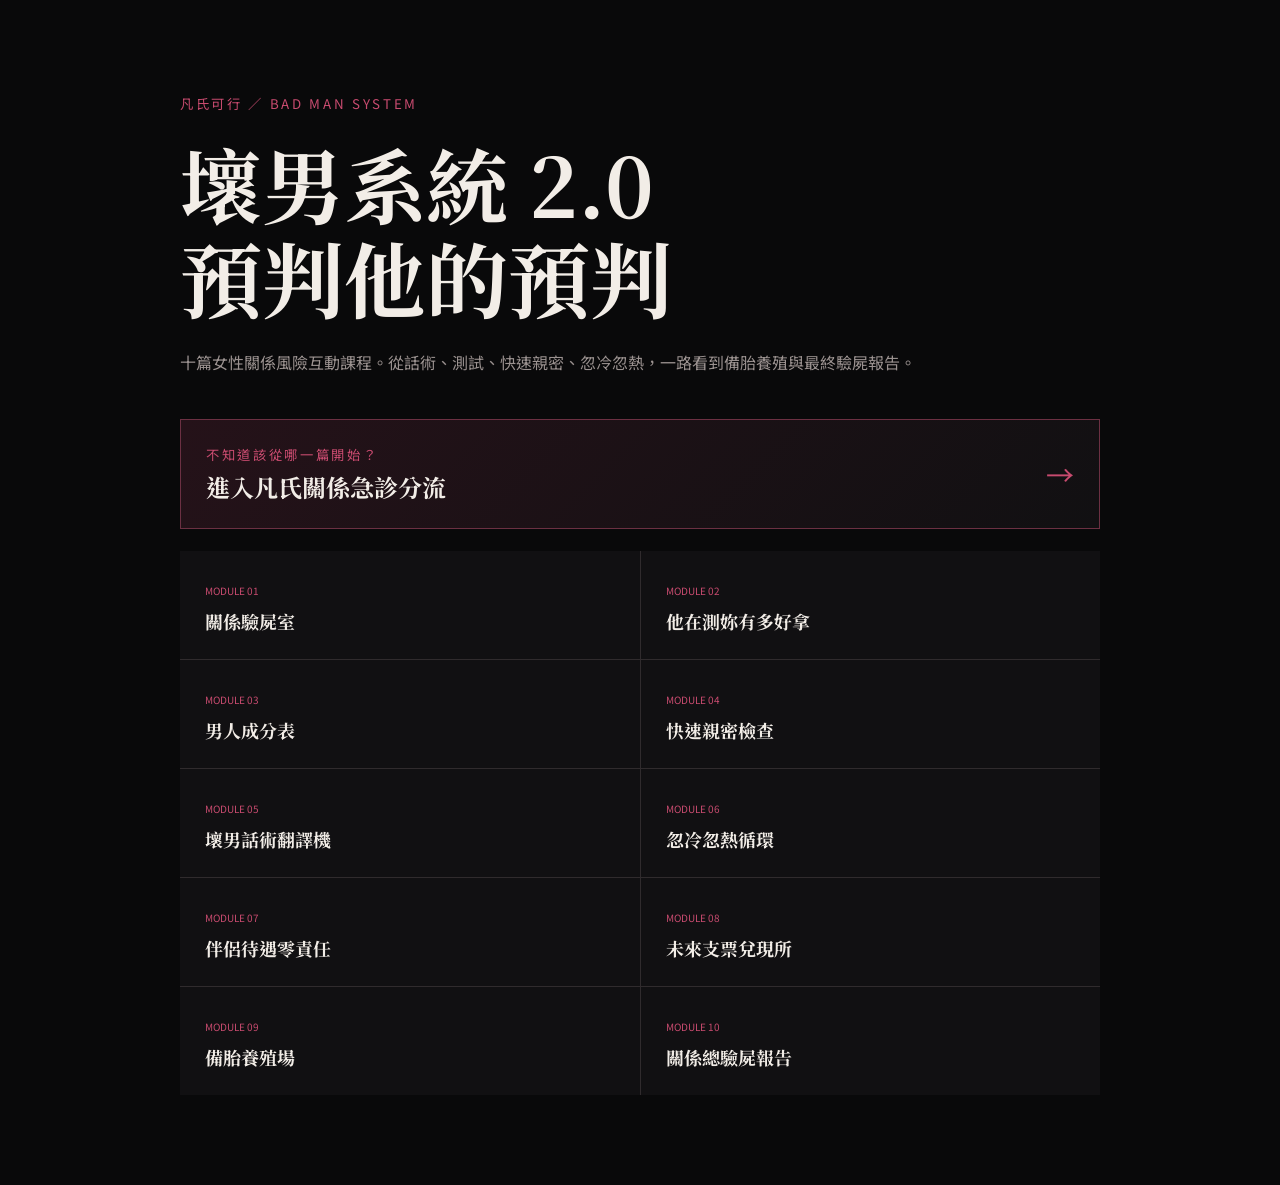
<file: index.html>
<!doctype html>
<html lang="zh-Hant">
<head>
  <meta charset="utf-8">
  <meta name="viewport" content="width=device-width,initial-scale=1">
  <title>壞男系統 2.0｜預判他的預判</title>
  <link rel="preconnect" href="https://fonts.googleapis.com">
  <link rel="preconnect" href="https://fonts.gstatic.com" crossorigin>
  <link href="https://fonts.googleapis.com/css2?family=Noto+Sans+TC:wght@400;500;600;700;900&family=Noto+Serif+TC:wght@600;700;900&display=swap" rel="stylesheet">
  <style>
    *{box-sizing:border-box;font-family:"Noto Sans TC","Source Han Sans TC",sans-serif}body{margin:0;background:#09090a;color:#f2ede7}.wrap{width:min(920px,90vw);margin:auto;padding:90px 0}small{color:#c84b6f;letter-spacing:.2em}h1{font:700 clamp(48px,8vw,82px)/1.15 "Noto Serif TC","Source Han Serif TC",serif;margin:22px 0}p{color:#9b9290;line-height:1.9}.list{display:grid;grid-template-columns:1fr 1fr;gap:1px;margin-top:50px;background:#302b2d}.list a{display:block;padding:25px;background:#111012;color:#f2ede7;text-decoration:none}.list a:hover{background:#29151c}.list b{display:block;margin-top:8px;font-family:"Noto Serif TC","Source Han Serif TC",serif;font-weight:700;font-size:18px}.list span{color:#c84b6f;font-size:10px}@media(max-width:620px){.wrap{padding:55px 0}.list{grid-template-columns:1fr}h1{font-size:47px}}
    .sop{display:flex;align-items:center;justify-content:space-between;gap:24px;margin-top:42px;padding:25px;border:1px solid #6b3042;background:linear-gradient(135deg,#251219,#111012);color:#f2ede7;text-decoration:none}.sop small{display:block;margin-bottom:7px}.sop b{font:700 24px/1.35 "Noto Serif TC","Source Han Serif TC",serif}.sop i{font-style:normal;color:#c84b6f;font-size:28px}.sop:hover{border-color:#c84b6f}.list{margin-top:22px}@media(max-width:620px){.sop{padding:21px}.sop b{font-size:20px}}
  </style>
</head>
<body><main class="wrap"><small>凡氏可行 ／ BAD MAN SYSTEM</small><h1>壞男系統 2.0<br>預判他的預判</h1><p>十篇女性關係風險互動課程。從話術、測試、快速親密、忽冷忽熱，一路看到備胎養殖與最終驗屍報告。</p><a class="sop" href="sop/"><span><small>不知道該從哪一篇開始？</small><b>進入凡氏關係急診分流</b></span><i>→</i></a><nav class="list">
  <a href="lesson-01/"><span>MODULE 01</span><b>關係驗屍室</b></a>
  <a href="lesson-02/"><span>MODULE 02</span><b>他在測妳有多好拿</b></a>
  <a href="lesson-03/"><span>MODULE 03</span><b>男人成分表</b></a>
  <a href="lesson-04/"><span>MODULE 04</span><b>快速親密檢查</b></a>
  <a href="lesson-05/"><span>MODULE 05</span><b>壞男話術翻譯機</b></a>
  <a href="lesson-06/"><span>MODULE 06</span><b>忽冷忽熱循環</b></a>
  <a href="lesson-07/"><span>MODULE 07</span><b>伴侶待遇零責任</b></a>
  <a href="lesson-08/"><span>MODULE 08</span><b>未來支票兌現所</b></a>
  <a href="lesson-09/"><span>MODULE 09</span><b>備胎養殖場</b></a>
  <a href="lesson-10/"><span>MODULE 10</span><b>關係總驗屍報告</b></a>
</nav></main></body></html>
</file>
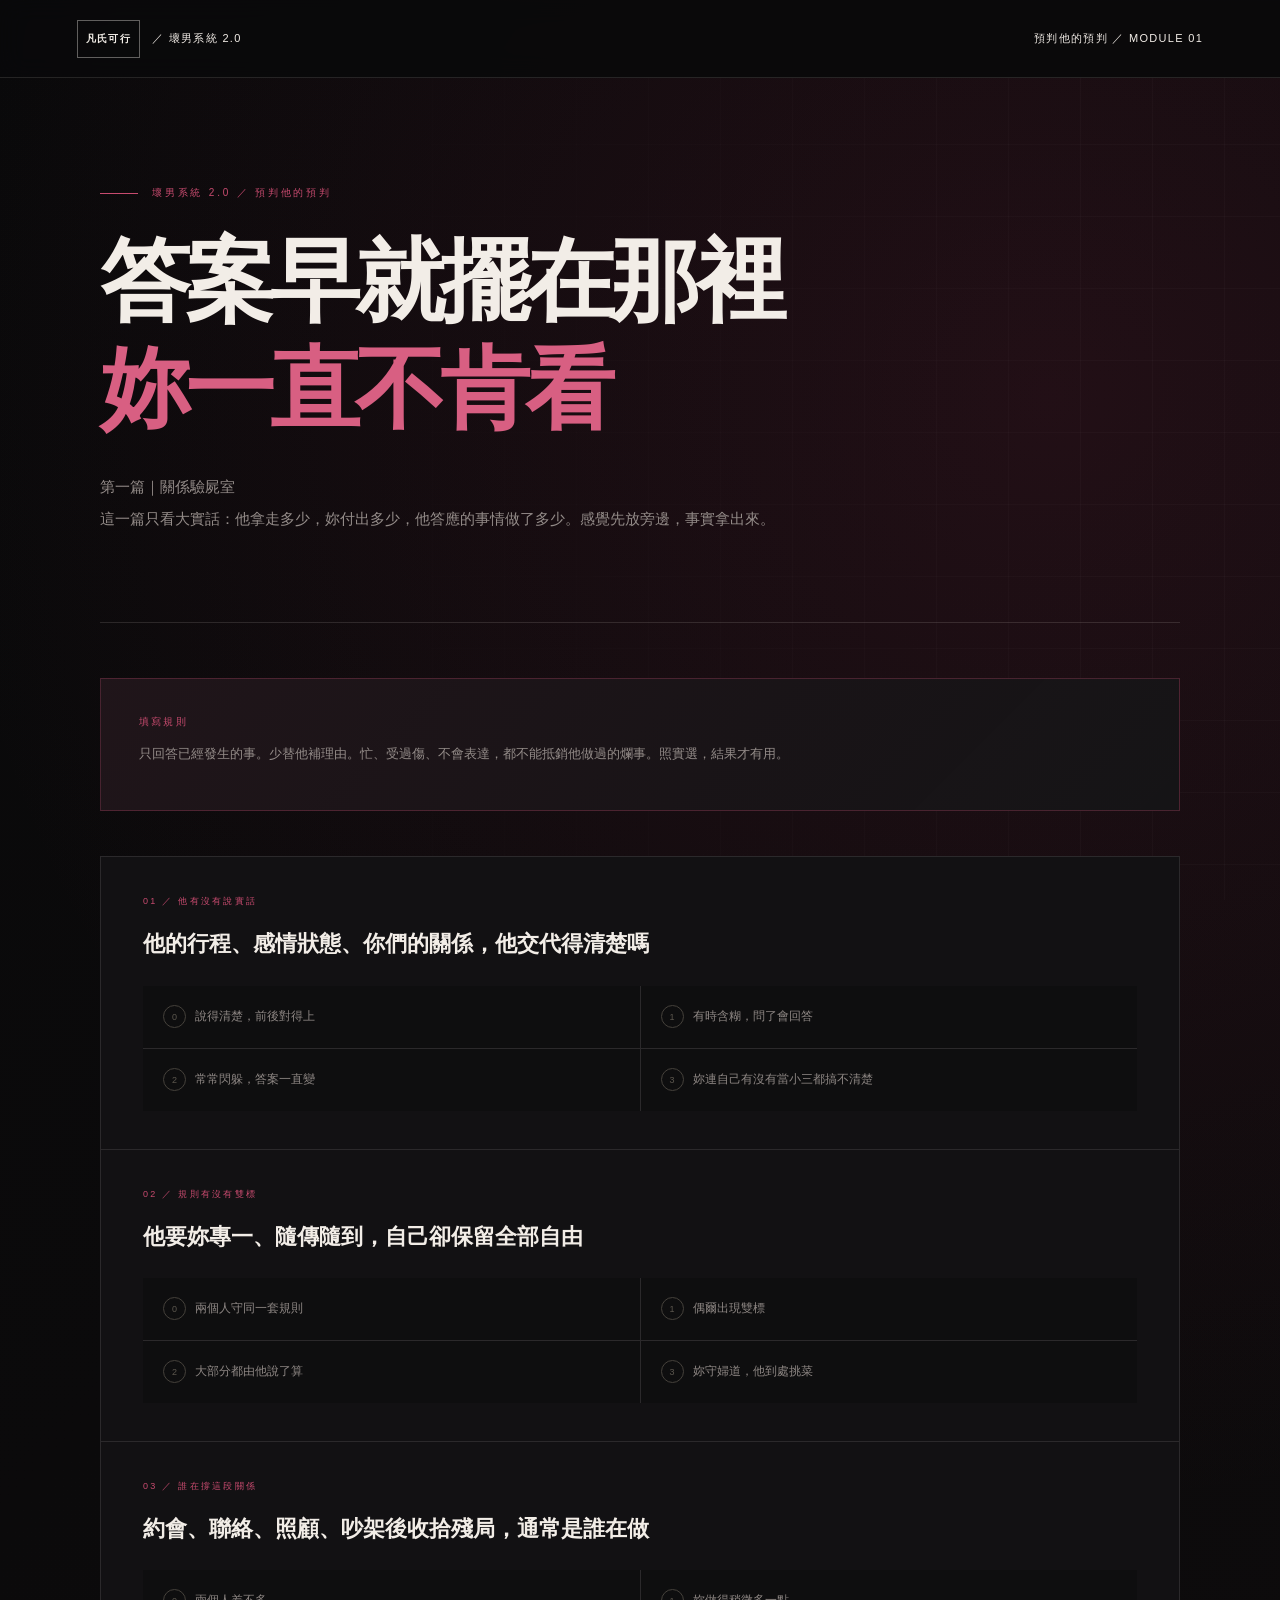
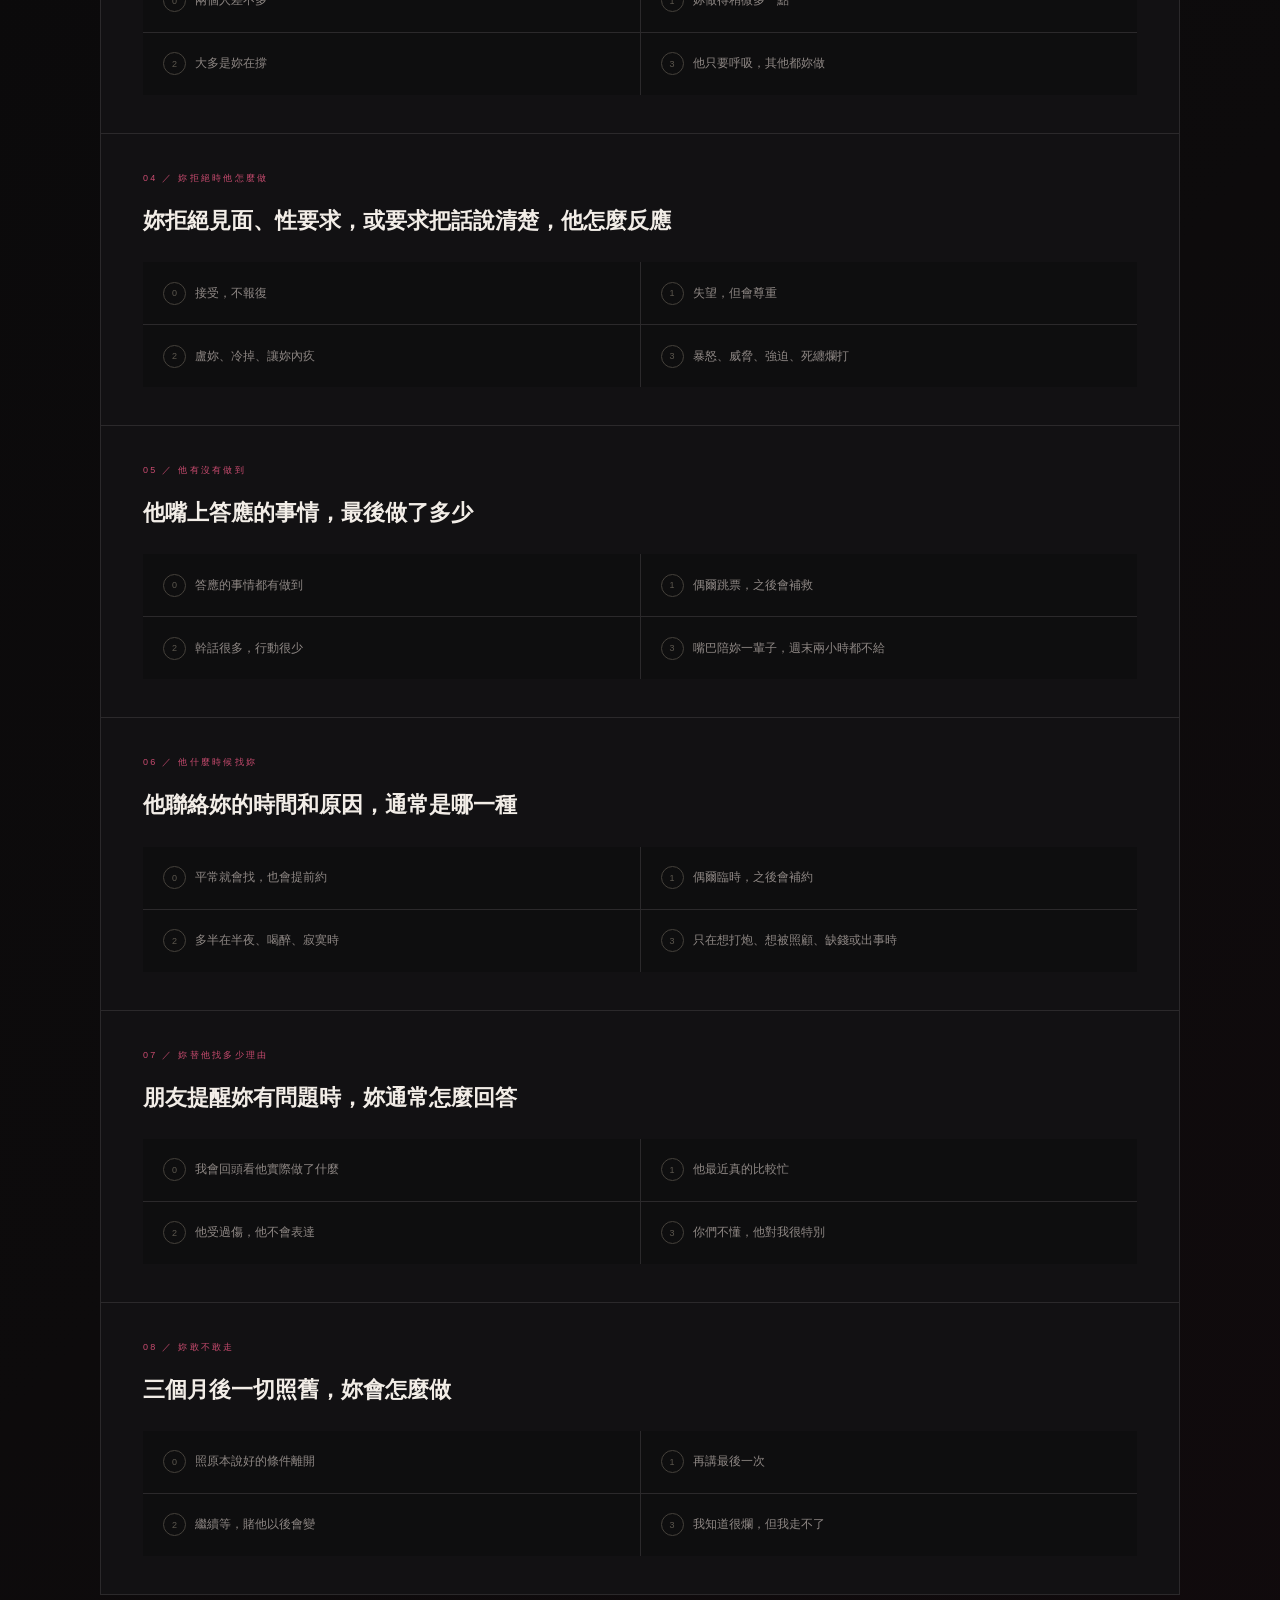
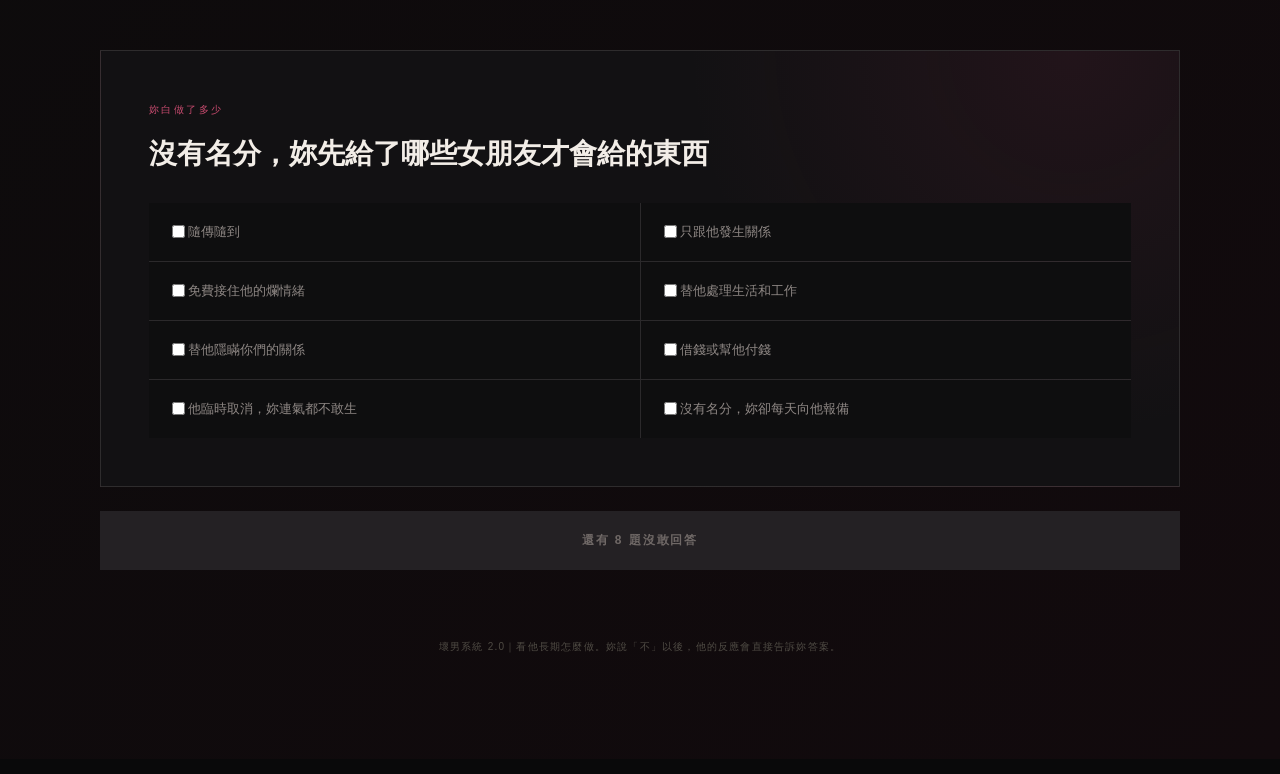
<file: lesson-01/index.html>
<!doctype html><html lang="zh-Hant"><head><meta charset="utf-8"><meta name="viewport" content="width=device-width,initial-scale=1"><title>壞男系統 2.0｜預判他的預判｜第一篇關係驗屍室</title><link id="blackGoldTheme" rel="stylesheet" href="壞男系統2.0_黑金主視覺.css?v=20260719-2"><script defer src="壞男系統2.0_套用主視覺.js"></script><script defer src="壞男系統2.0_凡氏最終診斷.js"></script><script defer src="壞男系統2.0_截圖修正.js"></script><style>
:root{--b:#080808;--c:#111;--w:#eeeae0;--g:#7b766d;--y:#e0b83f;--l:#302d27}*{box-sizing:border-box}body{margin:0;background:radial-gradient(circle at 90% 0,#24200f 0,transparent 25%),var(--b);color:var(--w);font-family:Arial,'Noto Sans TC',sans-serif}.top{height:60px;border-bottom:1px solid var(--l);display:flex;justify-content:space-between;align-items:center;padding:0 5vw;font:11px monospace}.top b{color:var(--y)}.wrap{width:min(820px,92vw);margin:auto;padding:70px 0}.ey{font:10px monospace;color:var(--y);letter-spacing:.2em}.hero h1{font-size:clamp(42px,8vw,78px);line-height:1;margin:18px 0}.hero h1 span{color:var(--y)}.hero p{color:var(--g);line-height:1.9;max-width:650px}.rule{border:1px solid #4a4025;background:#15130c;padding:18px;margin:35px 0}.rule b{font:10px monospace;color:var(--y)}.rule p{color:#958e81;font-size:13px;line-height:1.8}.q{border:1px solid var(--l);background:#0e0d0b;padding:22px;margin:12px 0}.qh{font:10px monospace;color:var(--y)}.q h3{font-size:17px;line-height:1.6}.opts{display:grid;grid-template-columns:1fr 1fr;gap:8px}.opts button{border:1px solid var(--l);background:#141310;color:#817b71;padding:13px;text-align:left;cursor:pointer}.opts button.on{border-color:var(--y);background:#1c190f;color:var(--w)}.opts i{font:9px monospace;color:#5d584f;margin-right:9px}.supply{border:1px solid var(--l);background:var(--c);padding:24px;margin-top:24px}.supply small{font:10px monospace;color:var(--y)}.checks{display:grid;grid-template-columns:1fr 1fr;gap:8px}.checks label{border:1px solid var(--l);padding:12px;color:#817b71;font-size:13px}.checks label.on{border-color:#8d7227;color:var(--w);background:#1a170e}input{accent-color:var(--y)}#submit{width:100%;padding:17px;border:0;background:var(--y);font:bold 12px monospace;margin-top:18px;cursor:pointer}#submit:disabled{background:#292722;color:#666}.report{display:none;border:1px solid #4c4228;margin-top:30px}.score{display:grid;grid-template-columns:210px 1fr}.score>div{padding:28px}.score>div+div{border-left:1px solid var(--l)}.score small,.verdict small{font:9px monospace;color:var(--y)}.score b{font:64px monospace}.score b i{font-size:12px;color:#666}.score h2{font-size:28px;margin:8px 0}.score p{color:#8d867a;line-height:1.8}.table{padding:20px}.row{display:grid;grid-template-columns:1fr 80px 2fr;padding:11px 0;border-bottom:1px solid #27241f;font-size:12px;color:#817b71}.row b{color:var(--w)}.row strong{color:var(--y)}.verdict{border-top:1px solid var(--l);background:#17140c;padding:28px}.verdict p{font-size:20px;font-weight:bold;line-height:1.7}.again{width:100%;padding:14px;background:none;border:1px solid var(--y);color:var(--y);cursor:pointer}.foot{text-align:center;color:#4f4b44;font-size:10px;padding:45px 0}@media(max-width:650px){.opts,.checks,.score{grid-template-columns:1fr}.score>div+div{border-left:0;border-top:1px solid var(--l)}.row{grid-template-columns:80px 55px 1fr}.wrap{padding-top:45px}}
</style><script defer src="../shared/勾選證據摘要.js?v=20260719-5"></script>
</head><body><header class="top"><div><b>凡氏可行</b> ／ 壞男系統 2.0</div><div>預判他的預判 ／ MODULE 01</div></header><main class="wrap"><section class="hero"><div class="ey">壞男系統 2.0 ／ 預判他的預判</div><h1>答案早就擺在那裡<br><span>妳一直不肯看</span></h1><p>第一篇｜關係驗屍室<br>這一篇只看大實話：他拿走多少，妳付出多少，他答應的事情做了多少。感覺先放旁邊，事實拿出來。</p></section><div class="rule"><b>填寫規則</b><p>只回答已經發生的事。少替他補理由。忙、受過傷、不會表達，都不能抵銷他做過的爛事。照實選，結果才有用。</p></div><div id="questions"></div><section class="supply"><small>妳白做了多少</small><h3>沒有名分，妳先給了哪些女朋友才會給的東西</h3><div class="checks" id="checks"></div></section><button id="submit" disabled>還有 8 題沒敢回答</button><section class="report" id="report"><div class="score"><div><small>妳在這段關係吃虧的程度</small><br><b id="total"></b></div><div><small>最後結果</small><h2 id="level"></h2><p id="summary"></p></div></div><div class="table" id="table"></div><div class="verdict"><small>凡氏判決</small><p id="verdict"></p></div><button class="again" onclick="location.reload()">重新測一次</button></section><div class="foot">壞男系統 2.0｜看他長期怎麼做。妳說「不」以後，他的反應會直接告訴妳答案。</div></main><script>
const Q=[['他有沒有說實話','他的行程、感情狀態、你們的關係，他交代得清楚嗎',['說得清楚，前後對得上','有時含糊，問了會回答','常常閃躲，答案一直變','妳連自己有沒有當小三都搞不清楚']],['規則有沒有雙標','他要妳專一、隨傳隨到，自己卻保留全部自由',['兩個人守同一套規則','偶爾出現雙標','大部分都由他說了算','妳守婦道，他到處挑菜']],['誰在撐這段關係','約會、聯絡、照顧、吵架後收拾殘局，通常是誰在做',['兩個人差不多','妳做得稍微多一點','大多是妳在撐','他只要呼吸，其他都妳做']],['妳拒絕時他怎麼做','妳拒絕見面、性要求，或要求把話說清楚，他怎麼反應',['接受，不報復','失望，但會尊重','盧妳、冷掉、讓妳內疚','暴怒、威脅、強迫、死纏爛打']],['他有沒有做到','他嘴上答應的事情，最後做了多少',['答應的事情都有做到','偶爾跳票，之後會補救','幹話很多，行動很少','嘴巴陪妳一輩子，週末兩小時都不給']],['他什麼時候找妳','他聯絡妳的時間和原因，通常是哪一種',['平常就會找，也會提前約','偶爾臨時，之後會補約','多半在半夜、喝醉、寂寞時','只在想打炮、想被照顧、缺錢或出事時']],['妳替他找多少理由','朋友提醒妳有問題時，妳通常怎麼回答',['我會回頭看他實際做了什麼','他最近真的比較忙','他受過傷，他不會表達','你們不懂，他對我很特別']],['妳敢不敢走','三個月後一切照舊，妳會怎麼做',['照原本說好的條件離開','再講最後一次','繼續等，賭他以後會變','我知道很爛，但我走不了']]];
const S=['隨傳隨到','只跟他發生關係','免費接住他的爛情緒','替他處理生活和工作','替他隱瞞你們的關係','借錢或幫他付錢','他臨時取消，妳連氣都不敢生','沒有名分，妳卻每天向他報備'],A=Array(8).fill(-1),C=Array(8).fill(false);const qe=document.querySelector('#questions');Q.forEach((q,i)=>{let x=document.createElement('section');x.className='q';x.innerHTML=`<div class="qh">0${i+1} ／ ${q[0]}</div><h3>${q[1]}</h3><div class="opts">${q[2].map((o,j)=>`<button data-i="${i}" data-v="${j}"><i>${j}</i>${o}</button>`).join('')}</div>`;qe.append(x)});document.querySelectorAll('.opts button').forEach(b=>b.onclick=()=>{let i=+b.dataset.i;A[i]=+b.dataset.v;b.parentElement.querySelectorAll('button').forEach(x=>x.classList.remove('on'));b.classList.add('on');ready()});const ce=document.querySelector('#checks');S.forEach((s,i)=>{let l=document.createElement('label');l.innerHTML=`<input type="checkbox"> ${s}`;l.querySelector('input').onchange=e=>{C[i]=e.target.checked;l.classList.toggle('on',C[i])};ce.append(l)});function ready(){let n=A.filter(x=>x<0).length,bt=document.querySelector('#submit');bt.disabled=n>0;bt.textContent=n?`還有 ${n} 題沒敢回答`:'看結果，別再替他圓 →'}document.querySelector('#submit').onclick=()=>{let t=A.reduce((a,b)=>a+b,0)+C.filter(Boolean).length,L=t>=25?['妳已經被吃乾抹淨','他拿走女朋友能給的全部，責任一毛都沒付。妳每天累得像條狗，他偶爾回一句想妳，妳又繼續幹白工。']:t>=17?['妳吃了很多虧','他已經習慣妳會退、會等、會原諒。妳再不收手，他只會拿得更多。']:t>=9?['問題已經很明顯','妳還有機會停下來。下一次他又開空頭支票，直接看他做了什麼。']:['目前還算正常','兩個人的付出目前接近。繼續看長期行動，別因為幾次表現好就把判斷力交出去。'];total.innerHTML=t+'<i> / 32</i>';level.textContent=L[0];summary.textContent=L[1];table.innerHTML='<div class="row"><span>妳要看的事情</span><span>分數</span><span>直接講</span></div>'+Q.map((q,i)=>`<div class="row"><b>${q[0]}</b><strong>${A[i]} / 3</strong><span>${['目前沒有明顯問題','有問題，繼續看他怎麼做','同樣的爛事已經重複發生','情況很嚴重，別再吞'][A[i]]}</span></div>`).join('')+`<div class="row"><b>妳白做的事</b><strong>${C.filter(Boolean).length} / 8</strong><span>${C.filter(Boolean).length<2?'目前付出還算克制':C.filter(Boolean).length<5?'妳已經做了不少白工':'妳把女朋友該做的全包了，他連男朋友的責任都懶得裝'}</span></div>`;verdict.textContent=t>=17?'他已經知道妳再不爽也會留下。妳的底線每退一次，他就多拿一點。最後被榨乾的人是妳，他照樣拍拍屁股去找下一個。':'現在還來得及。盯著他的長期行動。偶爾對妳好幾天，抵不了他長期把妳晾在旁邊。';report.style.display='block';report.scrollIntoView({behavior:'smooth'})};
</script></body></html>
</file>
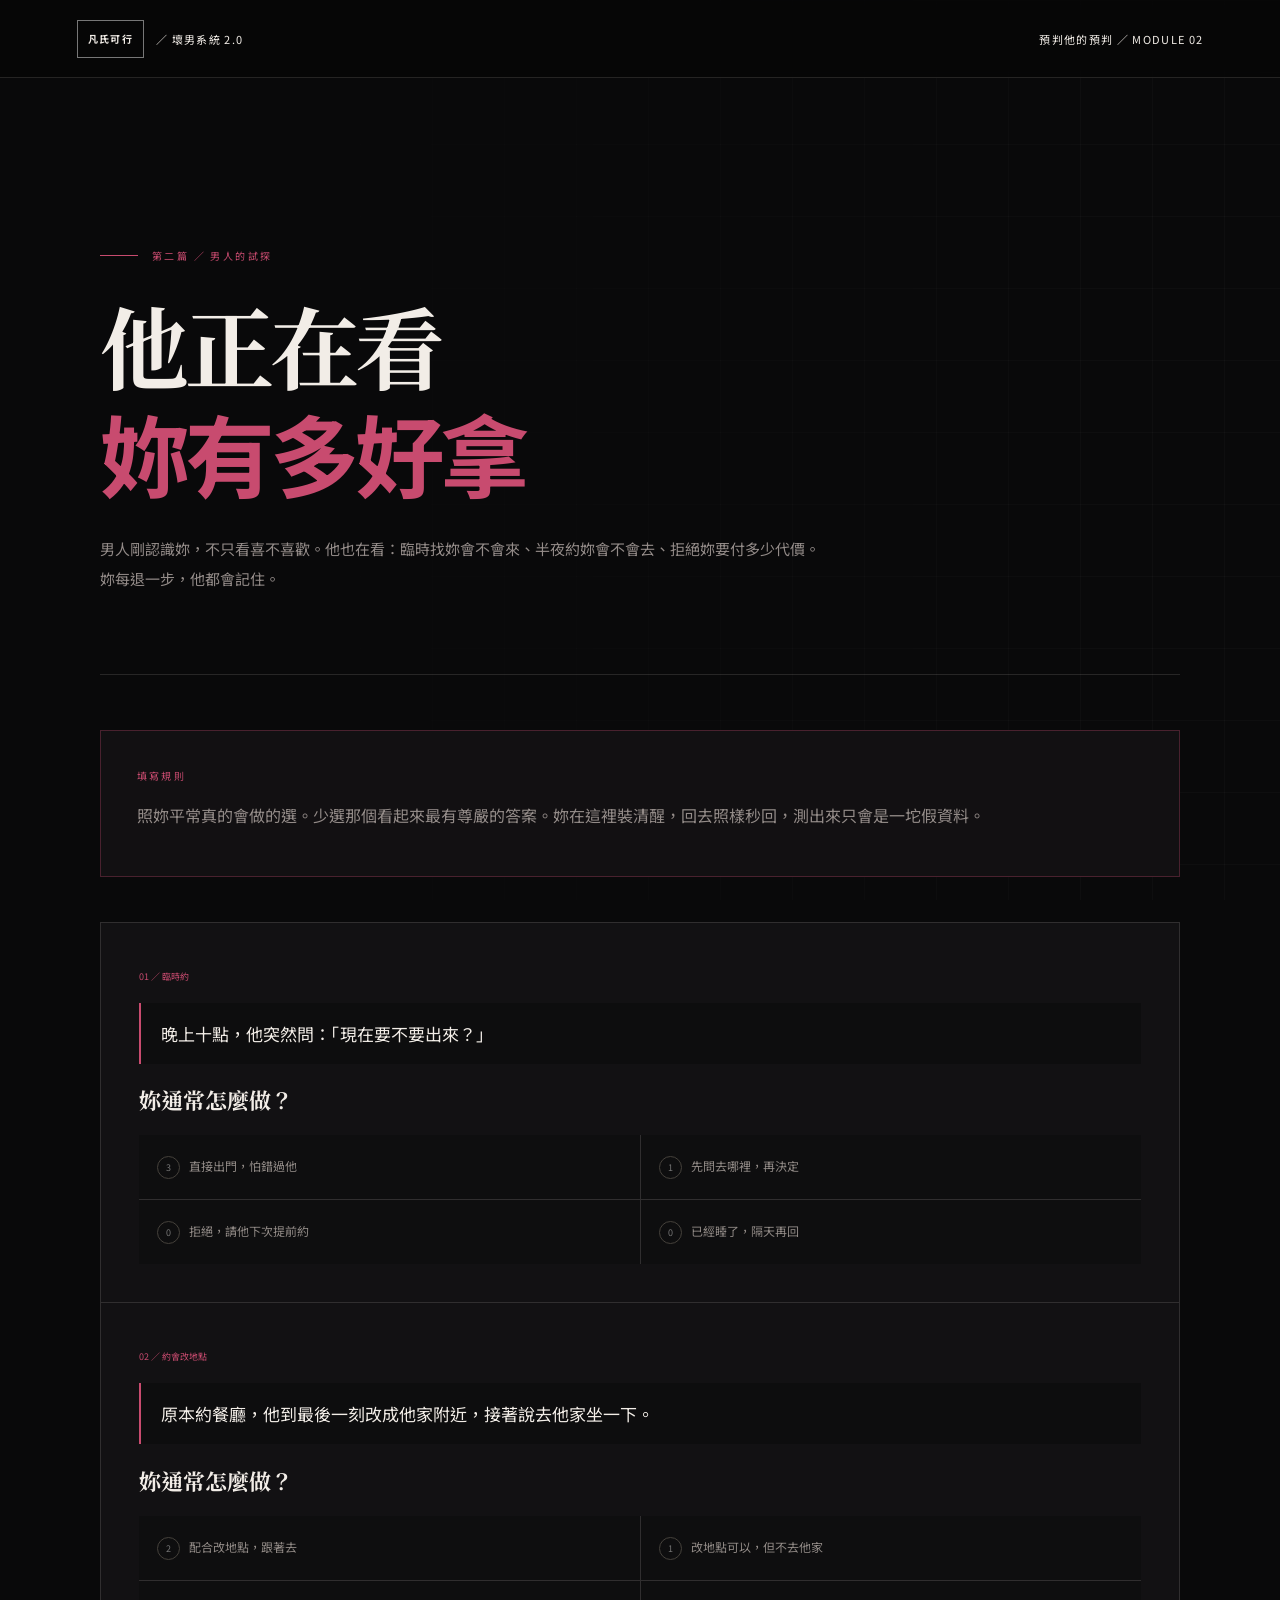
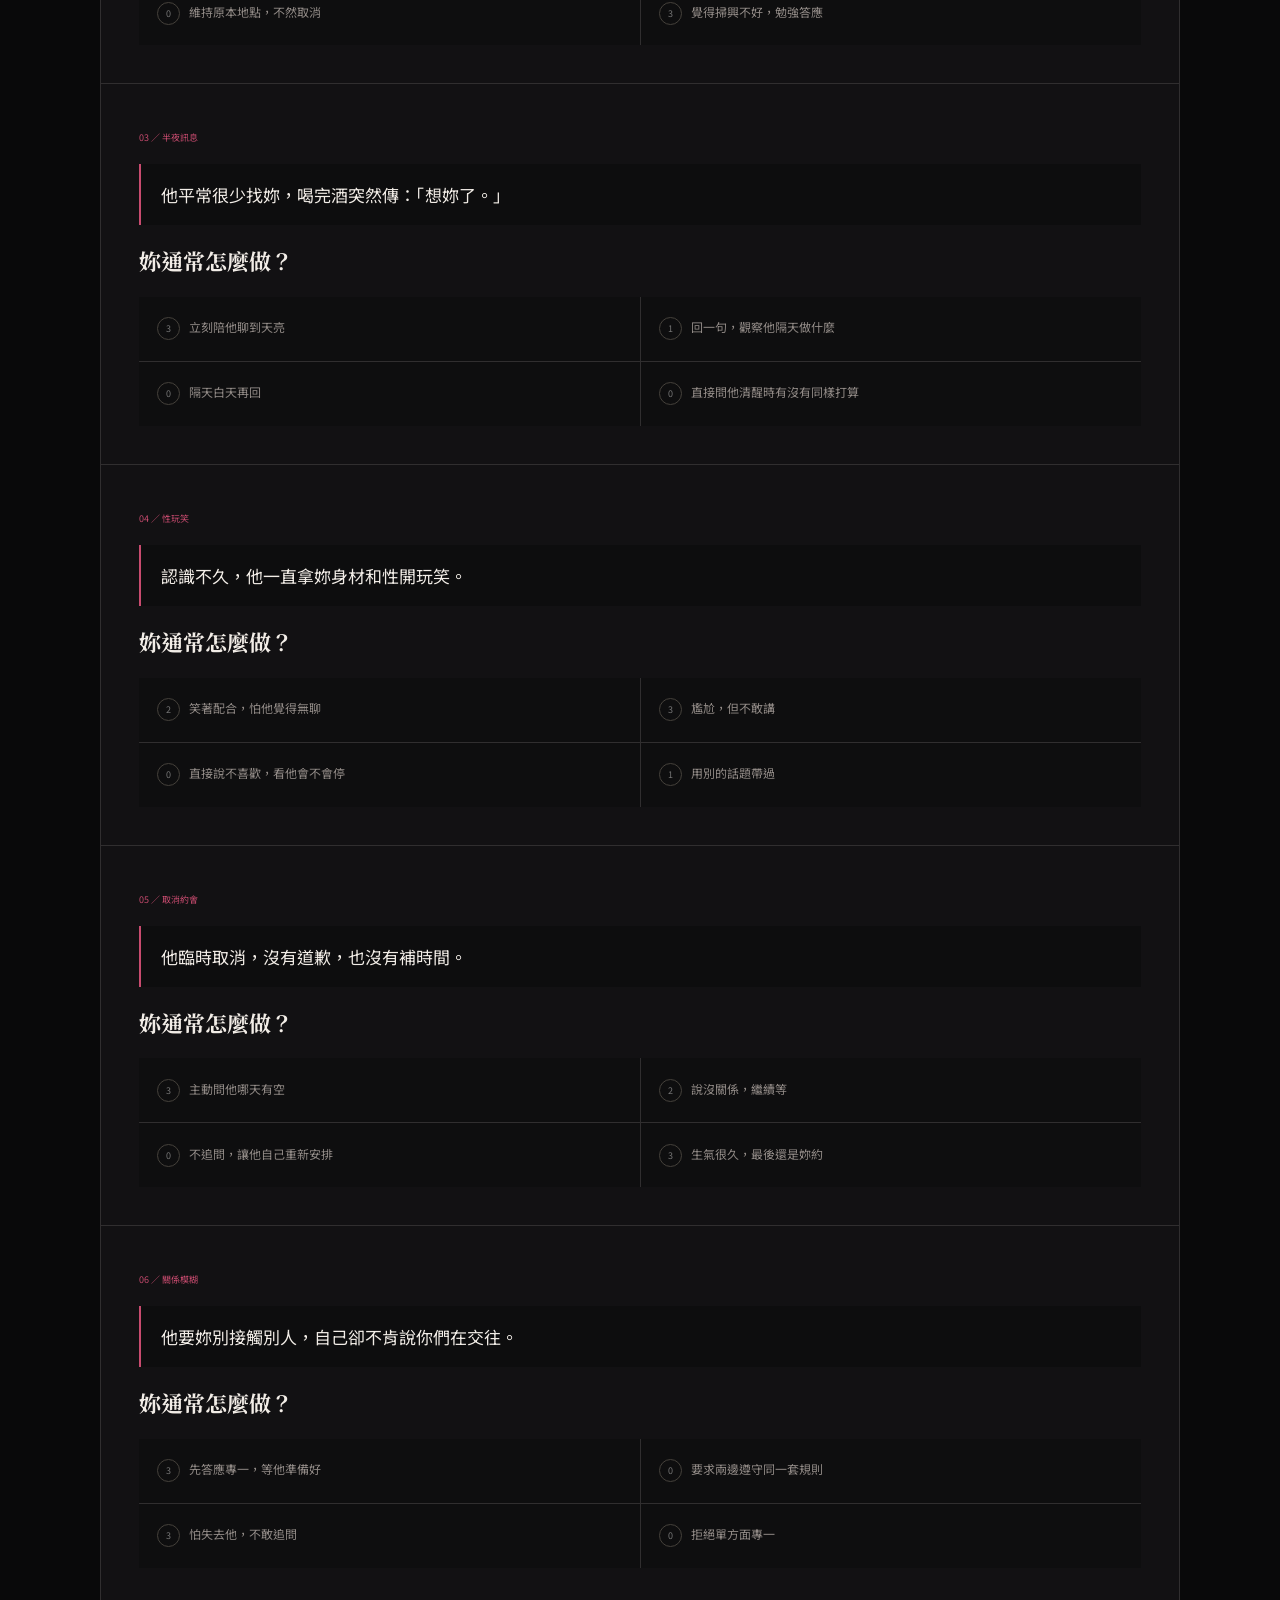
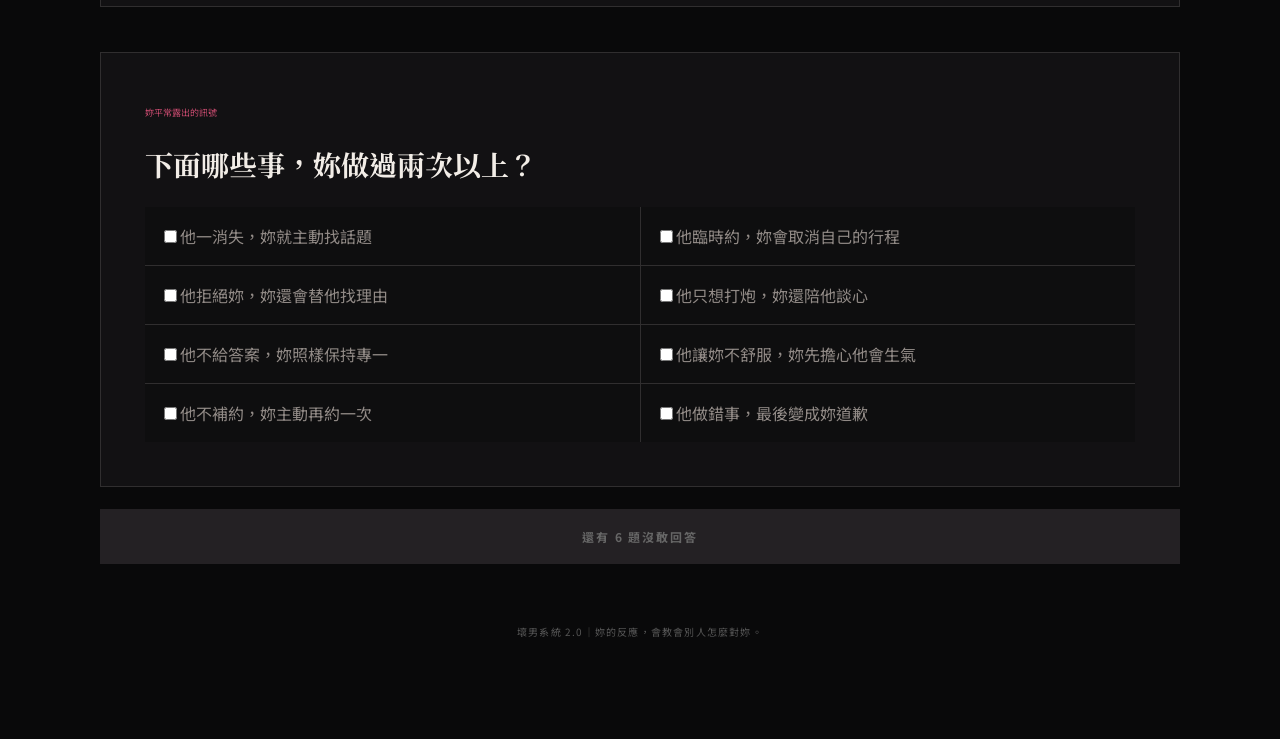
<file: lesson-02/index.html>
<!doctype html><html lang="zh-Hant"><head><meta charset="utf-8"><meta name="viewport" content="width=device-width,initial-scale=1"><title>壞男系統 2.0｜第二篇｜他在測妳有多好拿</title><link rel="stylesheet" href="壞男系統2.0_黑金主視覺.css?v=20260719-2"><script defer src="第二篇_互動課程.js"></script><script defer src="第二篇_頁首修正.js"></script><style>
:root{--b:#09090a;--c:#141315;--w:#f2ede7;--g:#938b88;--y:#c84b6f;--l:rgba(242,237,231,.13)}*{box-sizing:border-box}html,body{margin:0;background:#09090a;color:var(--w);font-family:Arial,"Noto Sans TC",sans-serif}.top{height:78px;border-bottom:1px solid var(--l);display:flex;align-items:center;justify-content:space-between;padding:0 6vw;font:11px monospace}.top b{border:1px solid #777;padding:10px}.wrap{width:min(1080px,90vw);margin:auto;padding:100px 0}.ey{font:10px monospace;color:var(--y);letter-spacing:.24em}.hero{padding:70px 0 80px;border-bottom:1px solid var(--l)}h1{font:700 clamp(52px,7vw,92px)/1.2 "Noto Serif TC","Songti TC",serif;letter-spacing:-.05em;margin:24px 0}h1 span{color:var(--y)}.hero p{color:var(--g);line-height:2;max-width:720px}.rule{padding:30px 36px;margin:45px 0;border:1px solid rgba(200,75,111,.3);background:#121012}.rule b{color:var(--y);font:10px monospace}.rule p{color:var(--g);line-height:1.8}.scene{border:1px solid var(--l);border-bottom:0;padding:38px;background:#121113}.scene:last-child{border-bottom:1px solid var(--l)}.scene small{font:9px monospace;color:var(--y)}.scene h2{font:700 22px/1.6 "Noto Serif TC","Songti TC",serif}.scene blockquote{margin:18px 0;padding:18px 20px;border-left:2px solid var(--y);background:#0d0d0e;font-size:17px}.opts{display:grid;grid-template-columns:1fr 1fr;gap:1px;background:var(--l)}.opts button{min-height:64px;border:0;padding:15px 18px;background:#0e0e0f;color:#918a86;text-align:left;cursor:pointer}.opts button.on{outline:1px solid var(--y);outline-offset:-1px;background:#29151c;color:#fff}.opts i{font:9px monospace;margin-right:9px;color:#777}.signals{padding:44px;margin-top:45px;border:1px solid var(--l);background:#121113}.signals small{color:var(--y);font:9px monospace}.signals h2{font:700 28px "Noto Serif TC",serif}.checks{display:grid;grid-template-columns:1fr 1fr;gap:1px;background:var(--l)}.checks label{padding:15px;background:#0e0e0f;color:#918a86}.checks label.on{outline:1px solid var(--y);color:#fff;background:#29151c}input{accent-color:var(--y)}#submit{width:100%;margin-top:22px;padding:19px;border:0;background:#9f3154;color:#fff;font:bold 12px monospace;cursor:pointer}#submit:disabled{background:#242124;color:#666}.report{display:none;margin-top:55px;border:1px solid rgba(200,75,111,.35);background:#0d0d0e}.score{display:grid;grid-template-columns:280px 1fr}.score>div{padding:45px}.score>div+div{border-left:1px solid var(--l)}.score small,.verdict small{font:9px monospace;color:var(--y)}.score b{font:76px "Times New Roman"}.score b i{font-size:12px;color:#777}.score h2{font:700 34px "Noto Serif TC",serif}.score p{color:var(--g);line-height:1.8}.table{padding:25px 45px}.row{display:grid;grid-template-columns:1fr 75px 2fr;gap:12px;padding:14px 0;border-bottom:1px solid var(--l);font-size:12px;color:#918a86}.row b{color:#eee}.row strong{color:var(--y)}.verdict{padding:42px 48px;border-top:1px solid rgba(200,75,111,.3);background:#201217}.verdict p{font:700 23px/1.8 "Noto Serif TC",serif}.community{padding:38px 48px;border-top:1px solid var(--l)}.community h2{font:700 26px "Noto Serif TC",serif}.community p{color:var(--g);line-height:1.8}.community button{width:100%;padding:16px;border:1px solid var(--y);background:#9f3154;color:#fff;cursor:pointer}.foot{text-align:center;padding-top:60px;color:#555;font-size:10px}@media(max-width:650px){.top{height:66px;padding:0 18px}.top div:last-child{font-size:0}.top div:last-child:after{content:'02';font:9px monospace}.wrap{width:91vw;padding:55px 0}.hero{padding:45px 0}.hero h1{font-size:44px}.rule,.scene,.signals{padding:25px 22px}.opts,.checks{grid-template-columns:1fr}.score{grid-template-columns:1fr}.score>div{padding:30px}.score>div+div{border-left:0;border-top:1px solid var(--l)}.table,.verdict,.community{padding:28px 23px}.row{grid-template-columns:82px 48px 1fr;gap:7px}.verdict p{font-size:19px}}
</style><script defer src="../shared/勾選證據摘要.js?v=20260719-5"></script>
</head><body><header class="top"><div><b>凡氏可行</b> ／ 壞男系統 2.0</div><div>預判他的預判 ／ MODULE 02</div></header><main class="wrap"><section class="hero"><div class="ey">第二篇 ／ 男人的試探</div><h1>他正在看<br><span>妳有多好拿</span></h1><p>男人剛認識妳，不只看喜不喜歡。他也在看：臨時找妳會不會來、半夜約妳會不會去、拒絕妳要付多少代價。妳每退一步，他都會記住。</p></section><div class="rule"><b>填寫規則</b><p>照妳平常真的會做的選。少選那個看起來最有尊嚴的答案。妳在這裡裝清醒，回去照樣秒回，測出來只會是一坨假資料。</p></div><div id="scenes"></div><section class="signals"><small>妳平常露出的訊號</small><h2>下面哪些事，妳做過兩次以上？</h2><div class="checks" id="checks"></div></section><button id="submit" disabled>還有 6 題沒敢回答</button><section class="report" id="report"><div class="score"><div><small>好拿指數</small><br><b id="total"></b></div><div><small>最後結果</small><h2 id="level"></h2><p id="summary"></p></div></div><div class="table" id="table"></div><div class="verdict"><small>凡氏診斷</small><p id="verdict"></p></div><div class="community"><small>社群求診卡</small><h2>截圖丟到社群，讓凡氏接著看</h2><p id="ask"></p><button id="shot">進入截圖模式</button></div></section><div class="foot">壞男系統 2.0｜妳的反應，會教會別人怎麼對妳。</div></main></body></html>
</file>
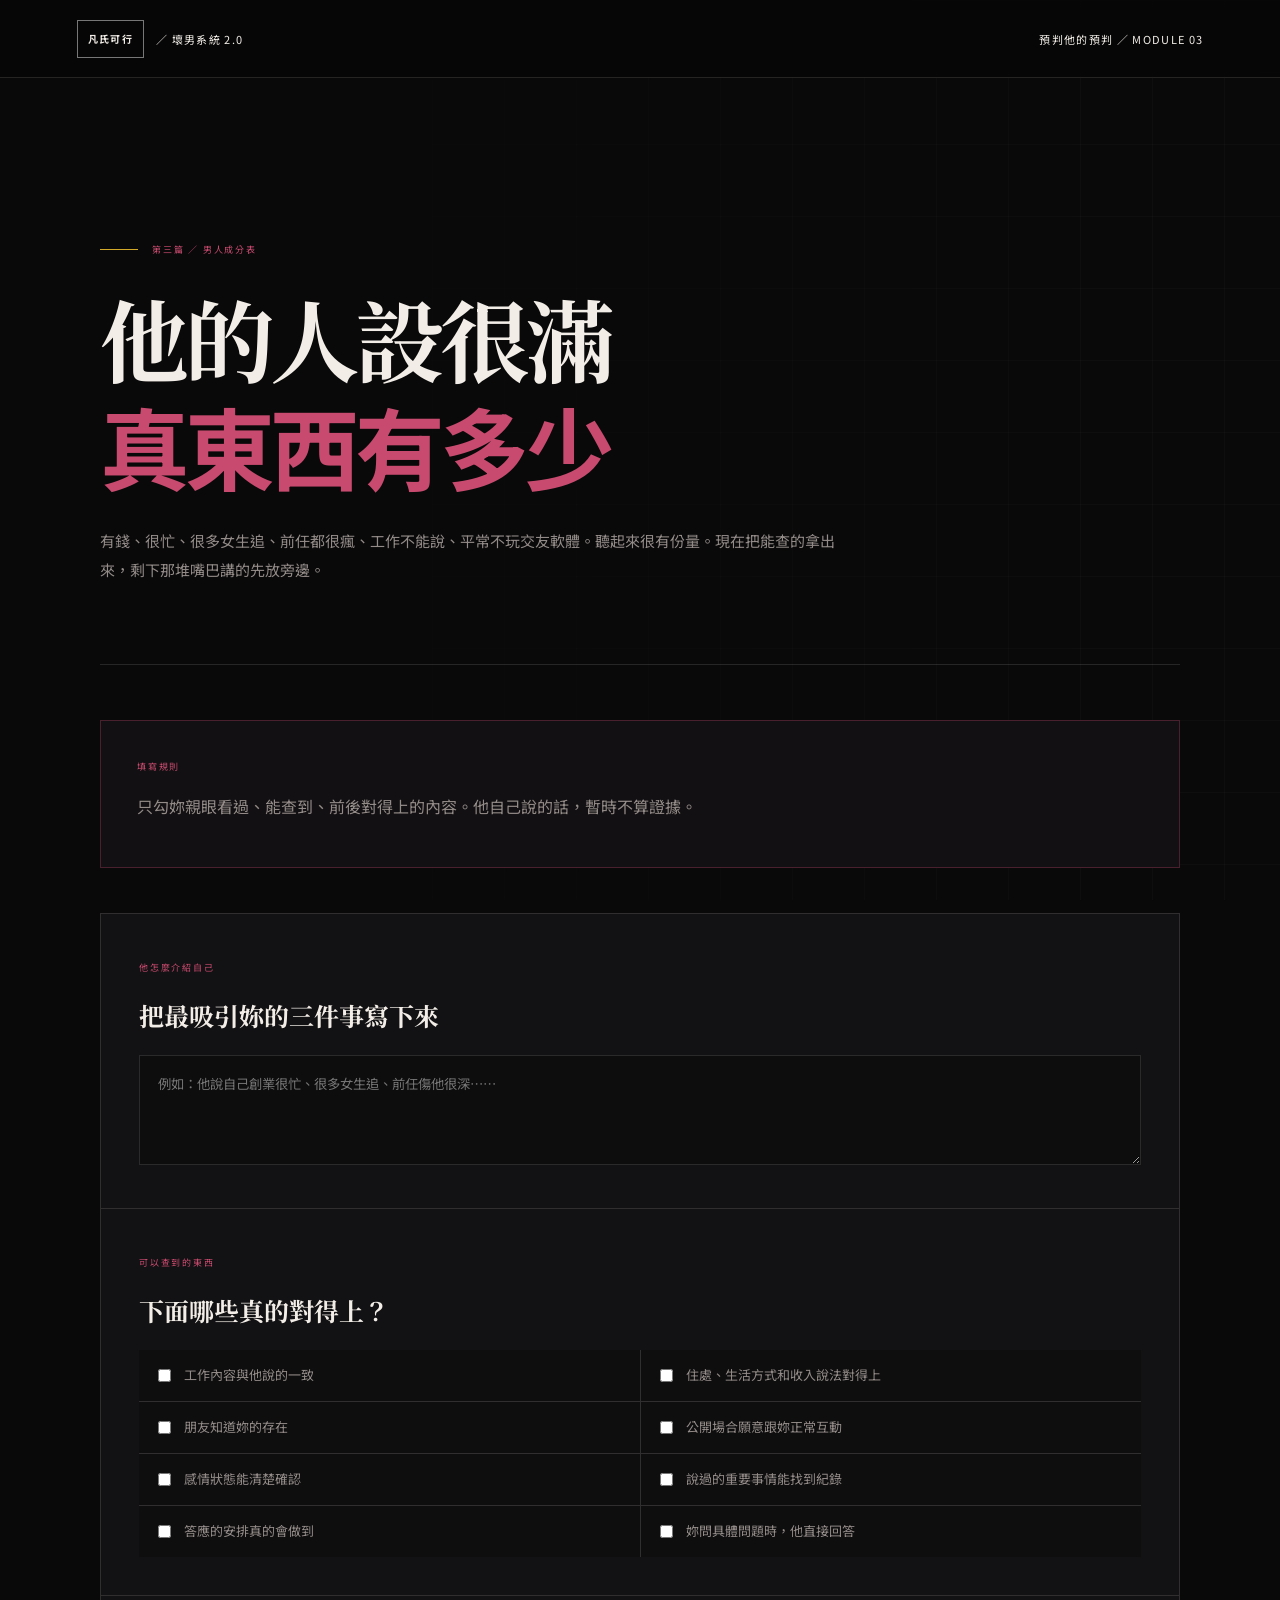
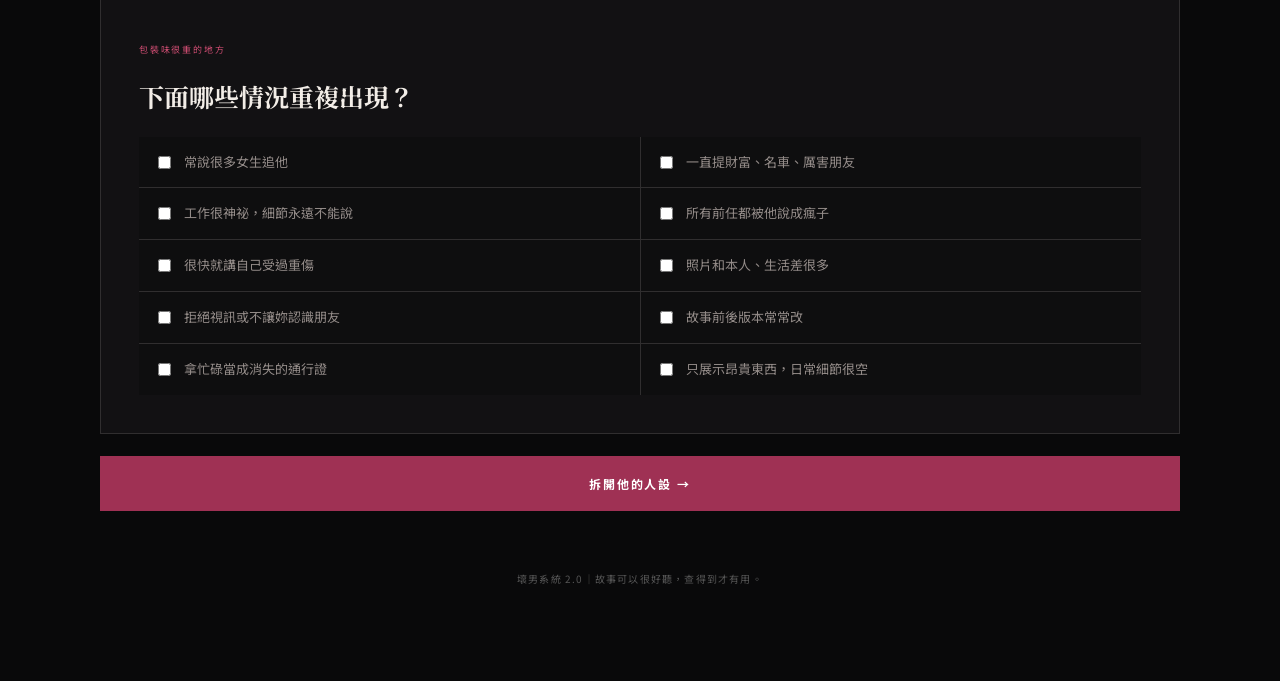
<file: lesson-03/index.html>
<!doctype html><html lang="zh-Hant"><head><meta charset="utf-8"><meta name="viewport" content="width=device-width,initial-scale=1"><title>壞男系統 2.0｜第三篇｜男人成分表</title><link rel="stylesheet" href="壞男系統2.0_黑金主視覺.css?v=20260719-2"><script defer src="第三篇_男人成分表.js"></script><style>
:root{--w:#f2ede7;--g:#938b88;--p:#c84b6f;--l:rgba(242,237,231,.13)}*{box-sizing:border-box}html,body{margin:0;background:#09090a;color:var(--w);font-family:Arial,"Noto Sans TC",sans-serif}.top{height:78px;display:flex;align-items:center;justify-content:space-between;padding:0 6vw;border-bottom:1px solid var(--l);font:11px monospace}.top>div{display:flex;align-items:center;white-space:nowrap}.top b{display:inline-flex;width:auto!important;height:38px;padding:0 10px;border:1px solid #777;align-items:center;white-space:nowrap}.wrap{width:min(1080px,90vw);margin:auto;padding:95px 0}.hero{padding:70px 0 80px;border-bottom:1px solid var(--l)}.ey,small{font:9px monospace;color:var(--p);letter-spacing:.2em}h1{font:700 clamp(52px,7vw,92px)/1.2 "Noto Serif TC","Songti TC",serif;letter-spacing:-.05em;margin:24px 0}h1 span{color:var(--p)}.hero p,.rule p,.result p{color:var(--g);line-height:1.9;max-width:760px}.rule{padding:30px 36px;margin:45px 0;border:1px solid rgba(200,75,111,.3);background:#121012}.profile{padding:38px;border:1px solid var(--l);background:#121113}.profile h2,.section h2{font:700 25px/1.5 "Noto Serif TC",serif}.profile textarea{width:100%;min-height:110px;padding:18px;background:#0d0d0e;border:1px solid var(--l);color:#eee;font:15px/1.8 inherit;resize:vertical}.section{padding:38px;border:1px solid var(--l);border-top:0;background:#121113}.grid{display:grid;grid-template-columns:1fr 1fr;gap:1px;background:var(--l)}label{display:flex;gap:10px;align-items:flex-start;padding:15px;background:#0e0e0f;color:#938b88;font-size:13px;line-height:1.6;cursor:pointer}label.on{outline:1px solid var(--p);background:#29151c;color:#fff}input{accent-color:var(--p);margin-top:4px}#submit{width:100%;padding:19px;margin-top:22px;border:0;background:#9f3154;color:#fff;font:bold 12px monospace;cursor:pointer}.result{display:none;margin-top:50px;border:1px solid rgba(200,75,111,.35);background:#0d0d0e}.score{display:grid;grid-template-columns:280px 1fr}.score>div{padding:45px}.score>div+div{border-left:1px solid var(--l)}.score b{font:76px "Times New Roman"}.score b i{font-size:12px;color:#777}.score h2{font:700 34px "Noto Serif TC",serif}.table{padding:25px 45px}.row{display:grid;grid-template-columns:1fr 75px 2fr;gap:12px;padding:14px 0;border-bottom:1px solid var(--l);font-size:12px;color:#938b88}.row b{color:#eee}.row strong{color:var(--p)}.verdict,.share{padding:42px 48px;border-top:1px solid rgba(200,75,111,.3);background:#201217}.verdict p{font:700 22px/1.8 "Noto Serif TC",serif;color:#eee}.share{background:#0d0d0e}.share button{width:100%;padding:16px;border:1px solid var(--p);background:#9f3154;color:#fff}.foot{text-align:center;padding-top:60px;color:#555;font-size:10px}@media(max-width:650px){.top{height:66px;padding:0 18px;gap:8px}.top>div:first-child{font-size:9px}.top b{height:32px;padding:0 7px}.top>div:last-child{font-size:0}.top>div:last-child:after{content:'03';font:9px monospace}.wrap{width:91vw;padding:55px 0}.hero{padding:45px 0}.hero h1{font-size:44px}.rule,.profile,.section{padding:25px 22px}.grid,.score{grid-template-columns:1fr}.score>div{padding:30px}.score>div+div{border:0;border-top:1px solid var(--l)}.table,.verdict,.share{padding:27px 22px}.row{grid-template-columns:82px 48px 1fr;gap:7px}.verdict p{font-size:19px}}
</style><script defer src="../shared/勾選證據摘要.js?v=20260719-5"></script>
</head><body><header class="top"><div><b>凡氏可行</b> ／ 壞男系統 2.0</div><div>預判他的預判 ／ MODULE 03</div></header><main class="wrap"><section class="hero"><div class="ey">第三篇 ／ 男人成分表</div><h1>他的人設很滿<br><span>真東西有多少</span></h1><p>有錢、很忙、很多女生追、前任都很瘋、工作不能說、平常不玩交友軟體。聽起來很有份量。現在把能查的拿出來，剩下那堆嘴巴講的先放旁邊。</p></section><div class="rule"><small>填寫規則</small><p>只勾妳親眼看過、能查到、前後對得上的內容。他自己說的話，暫時不算證據。</p></div><section class="profile"><small>他怎麼介紹自己</small><h2>把最吸引妳的三件事寫下來</h2><textarea id="story" placeholder="例如：他說自己創業很忙、很多女生追、前任傷他很深……"></textarea></section><section class="section"><small>可以查到的東西</small><h2>下面哪些真的對得上？</h2><div class="grid" id="proof"></div></section><section class="section"><small>包裝味很重的地方</small><h2>下面哪些情況重複出現？</h2><div class="grid" id="pack"></div></section><button id="submit">拆開他的人設 →</button><section class="result" id="result"><div class="score"><div><small>人設灌水指數</small><br><b id="total"></b></div><div><small>最後結果</small><h2 id="level"></h2><p id="summary"></p></div></div><div class="table" id="table"></div><div class="verdict"><small>凡氏診斷</small><p id="verdict"></p></div><div class="share"><small>社群求診卡</small><h2>截圖丟到社群</h2><p id="ask"></p><button id="shot">進入截圖模式</button></div></section><div class="foot">壞男系統 2.0｜故事可以很好聽，查得到才有用。</div></main></body></html>
</file>
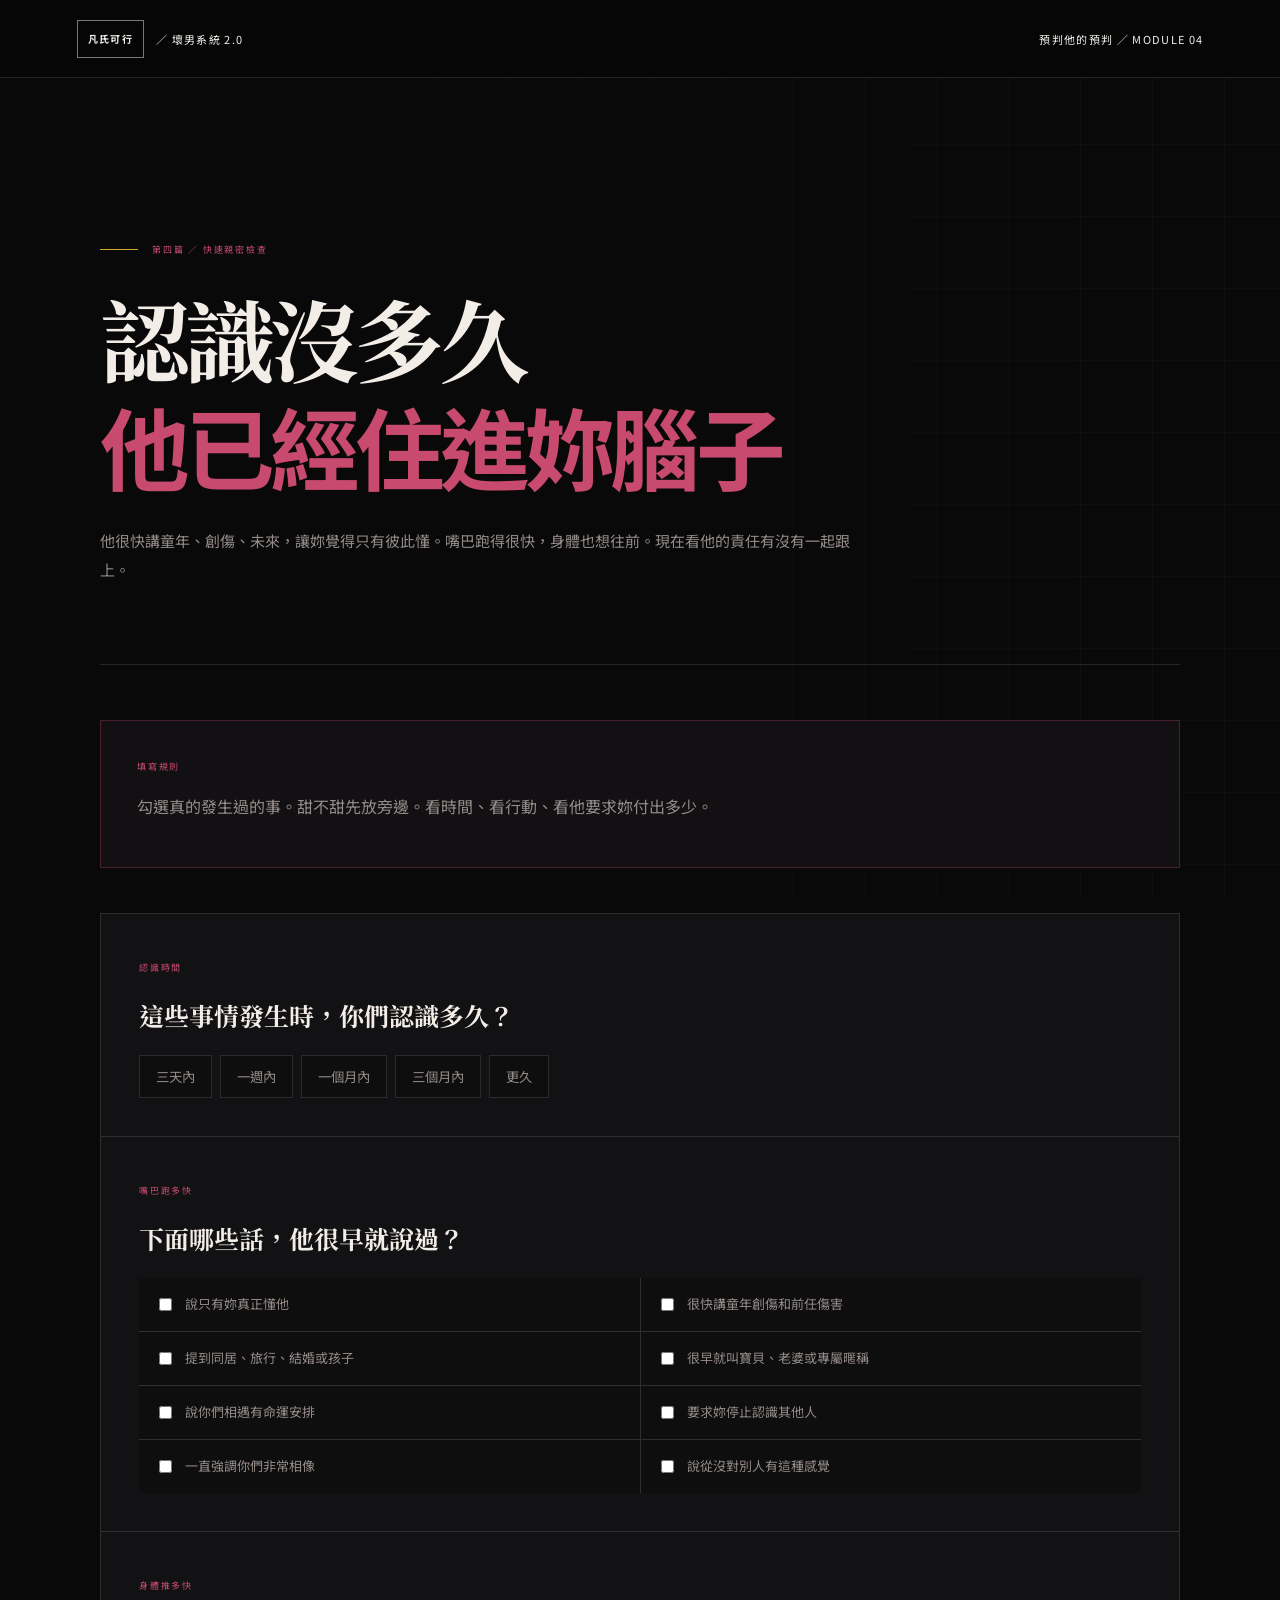
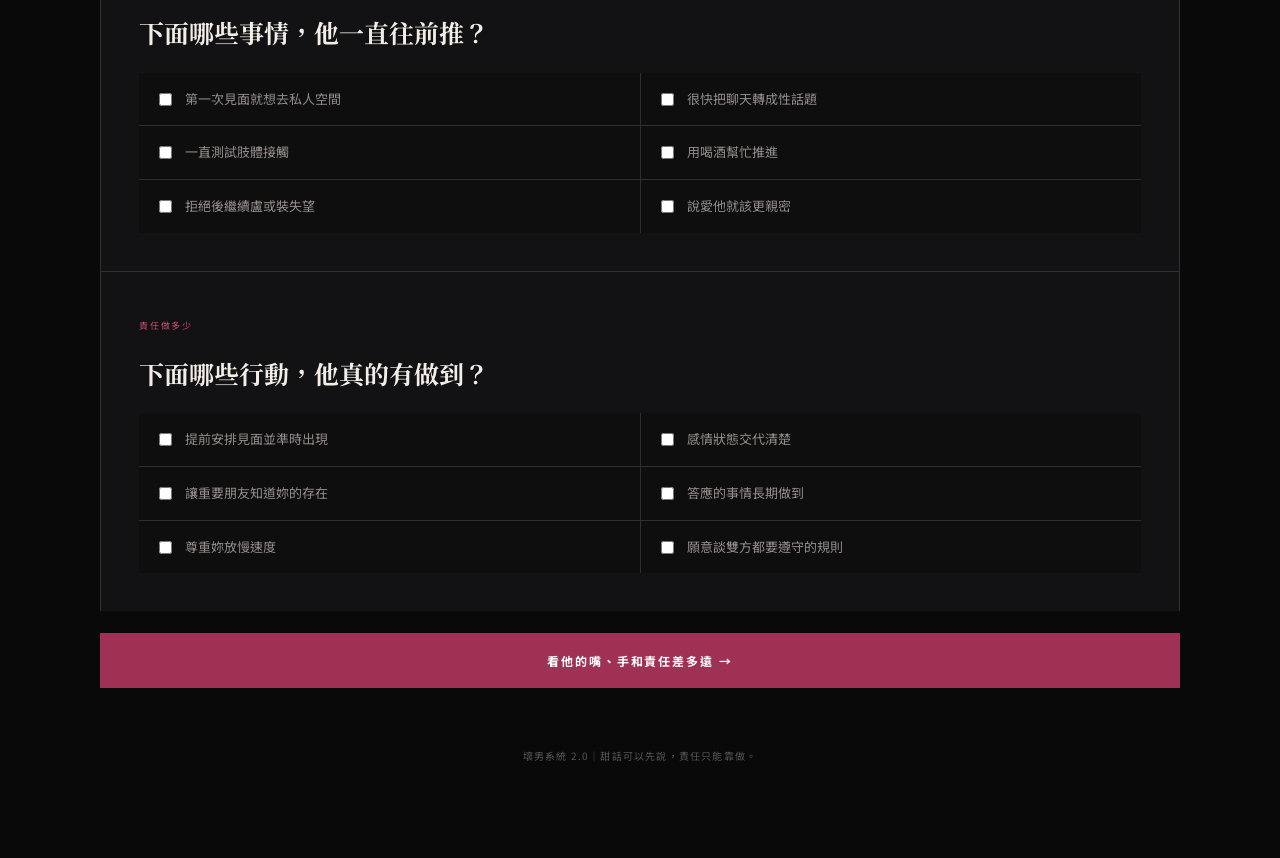
<file: lesson-04/index.html>
<!doctype html><html lang="zh-Hant"><head><meta charset="utf-8"><meta name="viewport" content="width=device-width,initial-scale=1"><title>壞男系統 2.0｜第四篇｜快速親密檢查</title><link rel="stylesheet" href="壞男系統2.0_黑金主視覺.css?v=20260719-2"><script defer src="第四篇_快速親密檢查.js"></script><style>
:root{--w:#f2ede7;--g:#938b88;--p:#c84b6f;--l:rgba(242,237,231,.13)}*{box-sizing:border-box}html,body{margin:0;background:#09090a;color:var(--w);font-family:Arial,"Noto Sans TC",sans-serif}.top{height:78px;display:flex;align-items:center;justify-content:space-between;padding:0 6vw;border-bottom:1px solid var(--l);font:11px monospace}.top>div{display:flex;align-items:center;white-space:nowrap}.top b{display:inline-flex!important;width:auto!important;height:38px;padding:0 10px;border:1px solid #777;align-items:center;white-space:nowrap}.wrap{width:min(1080px,90vw);margin:auto;padding:95px 0}.hero{padding:70px 0 80px;border-bottom:1px solid var(--l)}small,.ey{font:9px monospace;color:var(--p);letter-spacing:.2em}h1{font:700 clamp(52px,7vw,92px)/1.2 "Noto Serif TC","Songti TC",serif;letter-spacing:-.05em;margin:24px 0}h1 span{color:var(--p)}.hero p,.rule p,.result p{color:var(--g);line-height:1.9;max-width:760px}.rule{padding:30px 36px;margin:45px 0;border:1px solid rgba(200,75,111,.3);background:#121012}.section{padding:38px;border:1px solid var(--l);border-bottom:0;background:#121113}.section:last-of-type{border-bottom:1px solid var(--l)}.section h2{font:700 25px/1.5 "Noto Serif TC",serif}.grid{display:grid;grid-template-columns:1fr 1fr;gap:1px;background:var(--l)}label{display:flex;gap:10px;align-items:flex-start;padding:16px;background:#0e0e0f;color:#938b88;font-size:13px;line-height:1.6;cursor:pointer}label.on{outline:1px solid var(--p);background:#29151c;color:#fff}input{accent-color:var(--p);margin-top:4px}.time-row{display:flex;flex-wrap:wrap;gap:8px}.time-row button{padding:11px 16px;border:1px solid var(--l);background:#0e0e0f;color:#938b88;cursor:pointer}.time-row button.on{border-color:var(--p);color:#fff;background:#29151c}#submit{width:100%;padding:19px;margin-top:22px;border:0;background:#9f3154;color:#fff;font:bold 12px monospace;cursor:pointer}.result{display:none;margin-top:50px;border:1px solid rgba(200,75,111,.35);background:#0d0d0e}.score{display:grid;grid-template-columns:280px 1fr}.score>div{padding:45px}.score>div+div{border-left:1px solid var(--l)}.score b{font:76px "Times New Roman"}.score b i{font-size:12px;color:#777}.score h2{font:700 34px "Noto Serif TC",serif}.meters{padding:25px 45px}.meter{display:grid;grid-template-columns:110px 1fr 45px;gap:15px;align-items:center;padding:15px 0;border-bottom:1px solid var(--l);font-size:12px}.bar{height:7px;background:#272226}.bar i{display:block;height:100%;background:var(--p)}.meter strong{color:var(--p)}.verdict,.share{padding:42px 48px;border-top:1px solid rgba(200,75,111,.3);background:#201217}.verdict p{font:700 22px/1.8 "Noto Serif TC",serif;color:#eee}.share{background:#0d0d0e}.share button{width:100%;padding:16px;border:1px solid var(--p);background:#9f3154;color:#fff}.foot{text-align:center;padding-top:60px;color:#555;font-size:10px}@media(max-width:650px){.top{height:66px;padding:0 18px;gap:8px}.top>div:first-child{font-size:9px}.top b{height:32px;padding:0 7px}.top>div:last-child{font-size:0}.top>div:last-child:after{content:'04';font:9px monospace}.wrap{width:91vw;padding:55px 0}.hero{padding:45px 0}.hero h1{font-size:44px}.rule,.section{padding:25px 22px}.grid,.score{grid-template-columns:1fr}.score>div{padding:30px}.score>div+div{border:0;border-top:1px solid var(--l)}.meters,.verdict,.share{padding:27px 22px}.meter{grid-template-columns:85px 1fr 35px;gap:8px}.verdict p{font-size:19px}}
</style><script defer src="../shared/勾選證據摘要.js?v=20260719-5"></script>
</head><body><header class="top"><div><b>凡氏可行</b> ／ 壞男系統 2.0</div><div>預判他的預判 ／ MODULE 04</div></header><main class="wrap"><section class="hero"><div class="ey">第四篇 ／ 快速親密檢查</div><h1>認識沒多久<br><span>他已經住進妳腦子</span></h1><p>他很快講童年、創傷、未來，讓妳覺得只有彼此懂。嘴巴跑得很快，身體也想往前。現在看他的責任有沒有一起跟上。</p></section><div class="rule"><small>填寫規則</small><p>勾選真的發生過的事。甜不甜先放旁邊。看時間、看行動、看他要求妳付出多少。</p></div><section class="section"><small>認識時間</small><h2>這些事情發生時，你們認識多久？</h2><div class="time-row" id="time"></div></section><section class="section"><small>嘴巴跑多快</small><h2>下面哪些話，他很早就說過？</h2><div class="grid" id="talk"></div></section><section class="section"><small>身體推多快</small><h2>下面哪些事情，他一直往前推？</h2><div class="grid" id="body"></div></section><section class="section"><small>責任做多少</small><h2>下面哪些行動，他真的有做到？</h2><div class="grid" id="duty"></div></section><button id="submit">看他的嘴、手和責任差多遠 →</button><section class="result" id="result"><div class="score"><div><small>快轉風險</small><br><b id="total"></b></div><div><small>最後結果</small><h2 id="level"></h2><p id="summary"></p></div></div><div class="meters" id="meters"></div><div class="verdict"><small>凡氏診斷</small><p id="verdict"></p></div><div class="share"><small>社群求診卡</small><h2>截圖丟到社群</h2><p id="ask"></p><button id="shot">進入截圖模式</button></div></section><div class="foot">壞男系統 2.0｜甜話可以先說，責任只能靠做。</div></main></body></html>
</file>
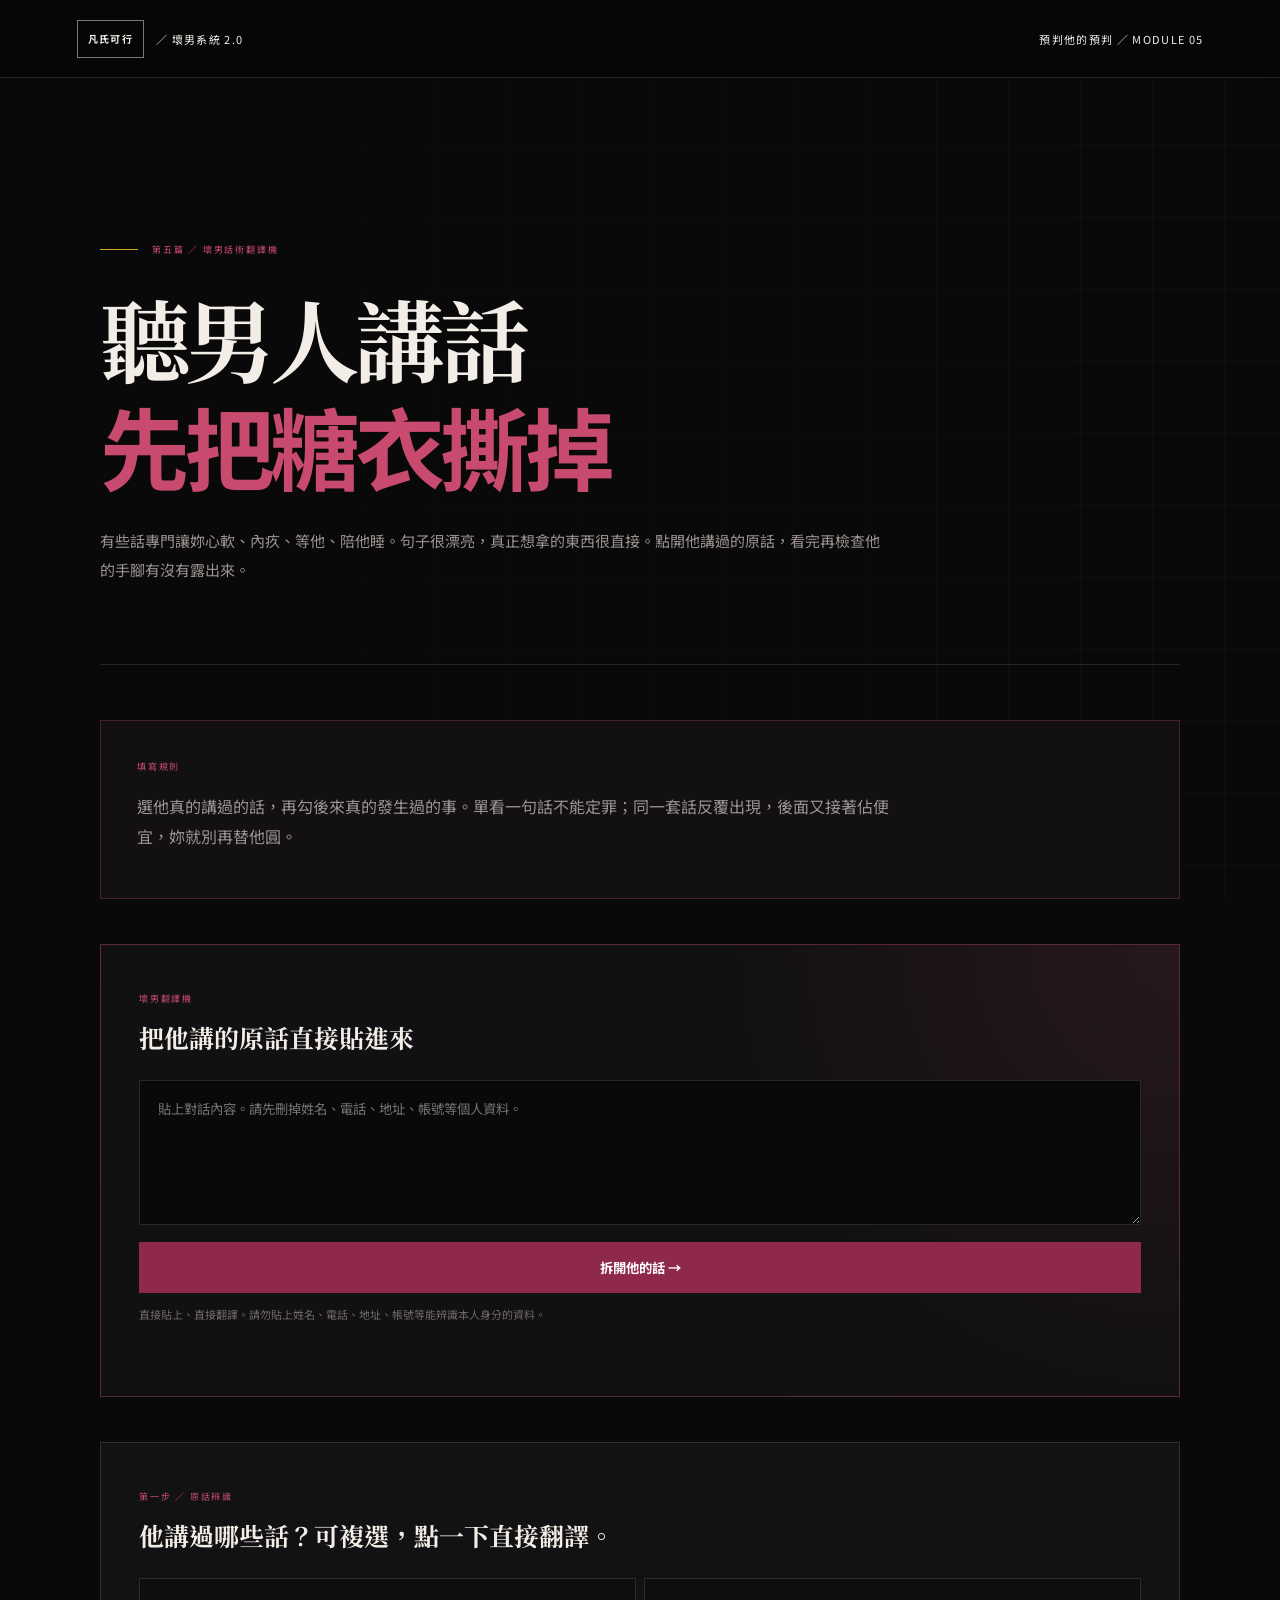
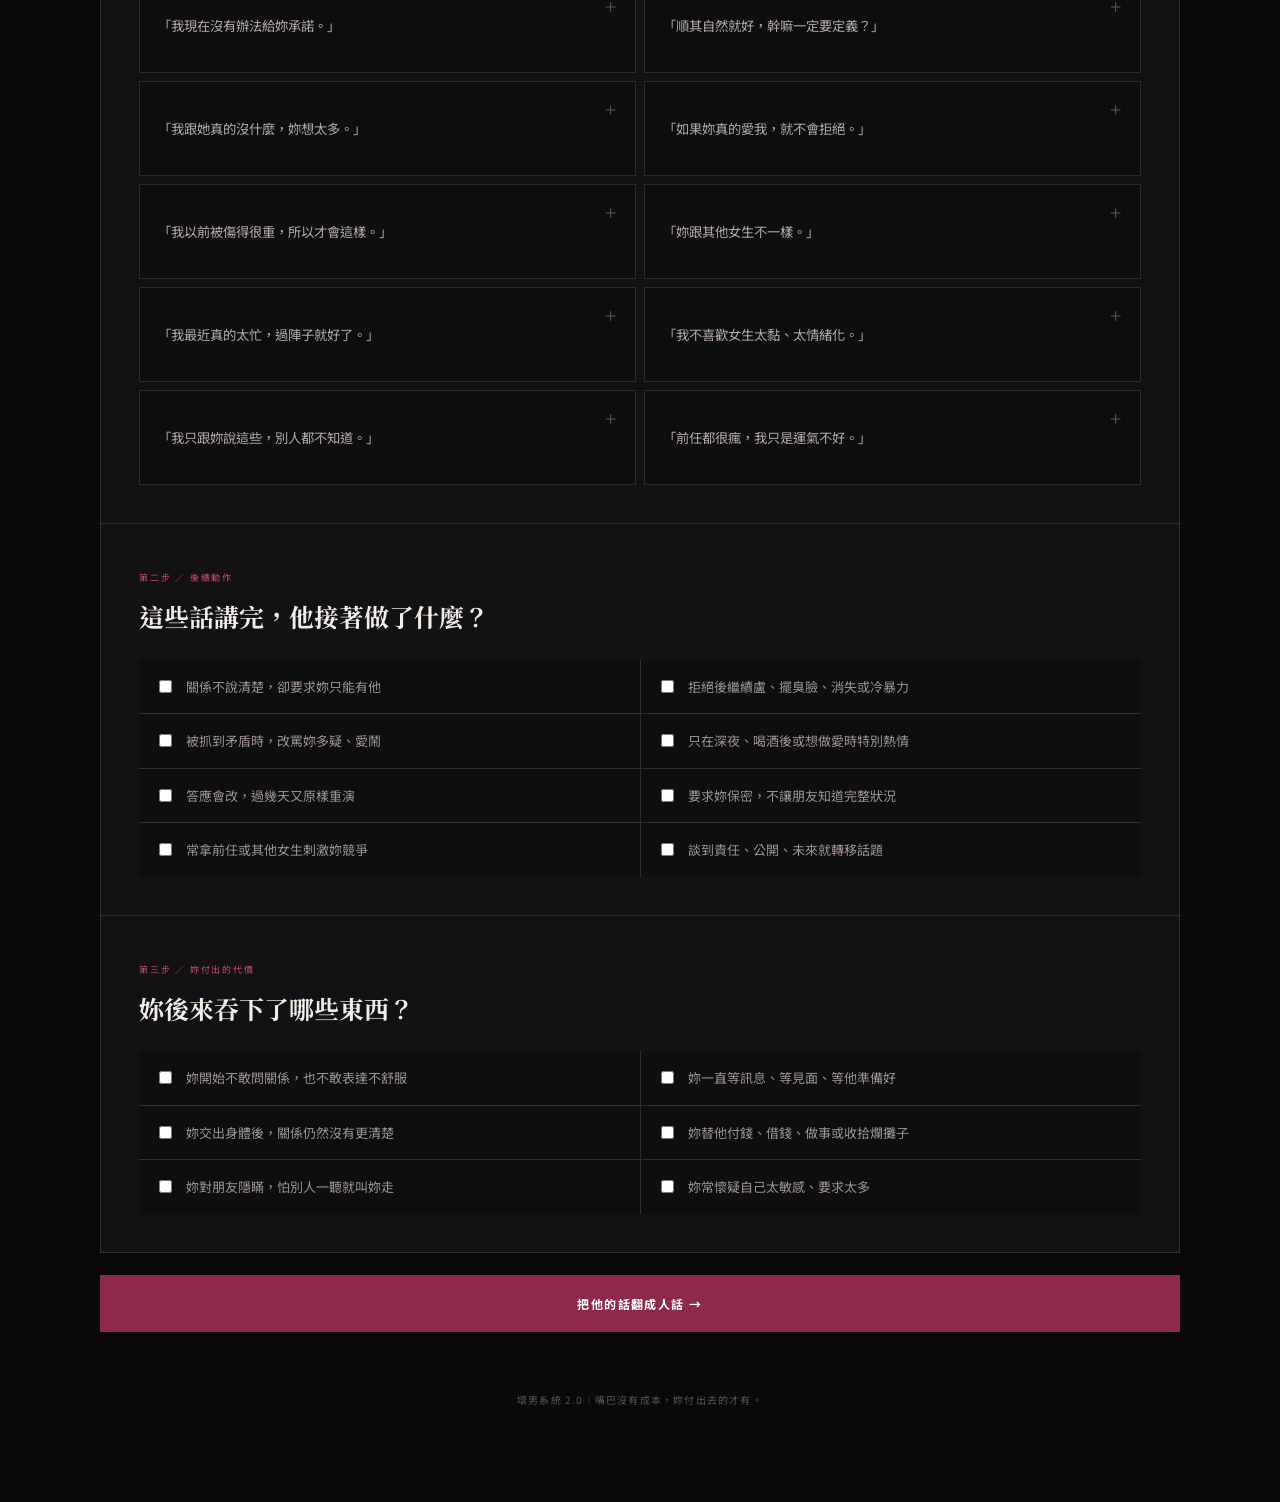
<file: lesson-05/index.html>
<!doctype html>
<html lang="zh-Hant">
<head>
  <meta charset="utf-8">
  <meta name="viewport" content="width=device-width,initial-scale=1">
  <title>壞男系統 2.0｜第五篇｜壞男話術翻譯機</title>
  <link rel="stylesheet" href="壞男系統2.0_黑金主視覺.css?v=20260719-2">
  <script src="第五篇_API設定.js"></script>
  <script defer src="第五篇_壞男話術翻譯機.js?v=20260719-5"></script>
  <style>
    :root{--w:#f2ede7;--g:#9c9290;--p:#c84b6f;--pd:#8f294b;--l:rgba(242,237,231,.13)}*{box-sizing:border-box}html,body{margin:0;background:#09090a;color:var(--w);font-family:Arial,"Noto Sans TC","PingFang TC",sans-serif}.top{height:78px;display:flex;align-items:center;justify-content:space-between;padding:0 6vw;border-bottom:1px solid var(--l);font:11px monospace}.top>div{display:flex;align-items:center;white-space:nowrap}.top b{display:inline-flex!important;width:auto!important;height:38px;padding:0 10px;border:1px solid #777;align-items:center;white-space:nowrap}.wrap{width:min(1080px,90vw);margin:auto;padding:95px 0}.hero{padding:70px 0 80px;border-bottom:1px solid var(--l)}small,.ey{font:9px monospace;color:var(--p);letter-spacing:.2em}h1{font:700 clamp(52px,7vw,92px)/1.18 "Noto Serif TC","Songti TC",serif;letter-spacing:-.05em;margin:24px 0}h1 span{color:var(--p)}.hero p,.rule p,.result p{color:var(--g);line-height:1.9;max-width:780px}.rule{padding:30px 36px;margin:45px 0;border:1px solid rgba(200,75,111,.3);background:#121012}.section{padding:38px;border:1px solid var(--l);border-bottom:0;background:#121113}.section.last{border-bottom:1px solid var(--l)}.section h2{font:700 25px/1.5 "Noto Serif TC",serif;margin:12px 0 24px}.ai-box{margin-bottom:45px;border:1px solid rgba(200,75,111,.4);background:radial-gradient(circle at 100% 0,rgba(200,75,111,.12),transparent 38%),#111012}.ai-input{width:100%;min-height:145px;padding:18px;border:1px solid var(--l);background:#09090a;color:#eee;font:15px/1.75 inherit;resize:vertical}.ai-controls{margin-top:12px}.ai-controls button{width:100%;padding:16px 24px;border:0;background:var(--pd);color:#fff;font-weight:700;cursor:pointer}.ai-controls button:disabled{opacity:.55;cursor:wait}.ai-note{margin:12px 0 0;color:#70686a;font-size:11px;line-height:1.7}.ai-status{min-height:20px;margin-top:14px;color:#ef8eaa;font-size:12px}.ai-answer{display:none;margin-top:18px;border-top:1px solid var(--l);padding-top:8px}.ai-answer.show{display:block}.ai-line{display:grid;grid-template-columns:115px 1fr;gap:20px;padding:16px 0;border-bottom:1px solid var(--l);line-height:1.75}.ai-line b{color:var(--p);font-size:11px;letter-spacing:.1em}.ai-line p{margin:0;color:#ddd}.phrases{display:grid;grid-template-columns:1fr 1fr;gap:8px}.phrase{position:relative;min-height:95px;padding:18px 48px 18px 18px;border:1px solid var(--l);background:#0e0e0f;color:#b2a8a5;text-align:left;font:700 14px/1.65 inherit;cursor:pointer;transition:.2s}.phrase:after{content:'＋';position:absolute;right:18px;top:18px;color:#655b5e}.phrase:hover{border-color:#704150;color:#fff}.phrase.on{border-color:var(--p);background:#29151c;color:#fff}.phrase.on:after{content:'✓';color:#ef8eaa}.translation{display:none;margin-top:18px;padding:26px;border-left:3px solid var(--p);background:#0b0b0c}.translation.show{display:grid;grid-template-columns:120px 1fr;gap:12px 24px}.translation b{color:#ef8eaa;font-size:11px;letter-spacing:.12em}.translation p{margin:0;color:#ddd;font-size:14px;line-height:1.8}.translation .raw{color:#fff;font:700 19px/1.7 "Noto Serif TC",serif}.grid{display:grid;grid-template-columns:1fr 1fr;gap:1px;background:var(--l)}label{display:flex;gap:11px;align-items:flex-start;padding:16px;background:#0e0e0f;color:#9c9290;font-size:13px;line-height:1.65;cursor:pointer}label.on{outline:1px solid var(--p);outline-offset:-1px;background:#29151c;color:#fff}input{accent-color:var(--p);margin-top:4px}.warning{display:none;margin:12px 0 0;color:#ef8eaa;font-size:12px}.warning.show{display:block}#submit{width:100%;padding:20px;margin-top:22px;border:0;background:var(--pd);color:#fff;font:bold 12px monospace;letter-spacing:.12em;cursor:pointer;transition:.2s}#submit:hover{background:var(--p)}.result{display:none;margin-top:50px;border:1px solid rgba(200,75,111,.35);background:#0d0d0e}.score{display:grid;grid-template-columns:280px 1fr}.score>div{padding:45px}.score>div+div{border-left:1px solid var(--l)}.score b{font:76px "Times New Roman"}.score b i{font-size:12px;color:#777}.score h2{font:700 34px "Noto Serif TC",serif}.report{padding:28px 45px}.report-row{display:grid;grid-template-columns:115px 1fr;gap:18px;padding:17px 0;border-bottom:1px solid var(--l);font-size:13px;line-height:1.7}.report-row b{color:var(--p)}.report-row span{color:#cfc7c3}.verdict,.share{padding:42px 48px;border-top:1px solid rgba(200,75,111,.3);background:#201217}.verdict p{font:700 22px/1.8 "Noto Serif TC",serif;color:#eee}.share{background:#0d0d0e}.share button{width:100%;padding:16px;border:1px solid var(--p);background:var(--pd);color:#fff;cursor:pointer}.foot{text-align:center;padding-top:60px;color:#555;font-size:10px}@media(max-width:650px){.top{height:66px;padding:0 18px;gap:8px}.top>div:first-child{font-size:9px}.top b{height:32px;padding:0 7px}.top>div:last-child{font-size:0}.top>div:last-child:after{content:'05';font:9px monospace}.wrap{width:91vw;padding:55px 0}.hero{padding:45px 0}.hero h1{font-size:44px}.rule,.section{padding:25px 22px}.phrases,.grid,.score{grid-template-columns:1fr}.ai-line,.translation.show{grid-template-columns:1fr;gap:6px}.score>div{padding:30px}.score>div+div{border:0;border-top:1px solid var(--l)}.report,.verdict,.share{padding:27px 22px}.report-row{grid-template-columns:88px 1fr;gap:10px}.verdict p{font-size:19px}}
  </style><script defer src="../shared/勾選證據摘要.js?v=20260719-5"></script>
</head>
<body>
  <header class="top"><div><b>凡氏可行</b> ／ 壞男系統 2.0</div><div>預判他的預判 ／ MODULE 05</div></header>
  <main class="wrap">
    <section class="hero"><div class="ey">第五篇 ／ 壞男話術翻譯機</div><h1>聽男人講話<br><span>先把糖衣撕掉</span></h1><p>有些話專門讓妳心軟、內疚、等他、陪他睡。句子很漂亮，真正想拿的東西很直接。點開他講過的原話，看完再檢查他的手腳有沒有露出來。</p></section>
    <div class="rule"><small>填寫規則</small><p>選他真的講過的話，再勾後來真的發生過的事。單看一句話不能定罪；同一套話反覆出現，後面又接著佔便宜，妳就別再替他圓。</p></div>
    <section class="section ai-box"><small>壞男翻譯機</small><h2>把他講的原話直接貼進來</h2><textarea class="ai-input" id="ai-input" maxlength="1200" placeholder="貼上對話內容。請先刪掉姓名、電話、地址、帳號等個人資料。"></textarea><div class="ai-controls"><button id="ai-submit" type="button">拆開他的話 →</button></div><p class="ai-note">直接貼上、直接翻譯。請勿貼上姓名、電話、地址、帳號等能辨識本人身分的資料。</p><div class="ai-status" id="ai-status"></div><div class="ai-answer" id="ai-answer"></div></section>
    <section class="section"><small>第一步 ／ 原話辨識</small><h2>他講過哪些話？可複選，點一下直接翻譯。</h2><div class="phrases" id="phrases"></div><div class="translation" id="translation"></div><p class="warning" id="phrase-warning">先選一句他真的講過的話。</p></section>
    <section class="section"><small>第二步 ／ 後續動作</small><h2>這些話講完，他接著做了什麼？</h2><div class="grid" id="actions"></div></section>
    <section class="section last"><small>第三步 ／ 妳付出的代價</small><h2>妳後來吞下了哪些東西？</h2><div class="grid" id="costs"></div></section>
    <button id="submit" type="button">把他的話翻成人話 →</button>
    <section class="result" id="result"><div class="score"><div><small>話術操控指數</small><br><b id="total"></b></div><div><small>最後結果</small><h2 id="level"></h2><p id="summary"></p></div></div><div class="report" id="report"></div><div class="verdict"><small>凡氏診斷</small><p id="verdict"></p></div><div class="share"><small>社群求診卡</small><h2>截圖丟到社群</h2><p id="ask"></p><button id="shot" type="button">進入截圖模式</button></div></section>
    <div class="foot">壞男系統 2.0｜嘴巴沒有成本，妳付出去的才有。</div>
  </main>
</body>
</html>
</file>
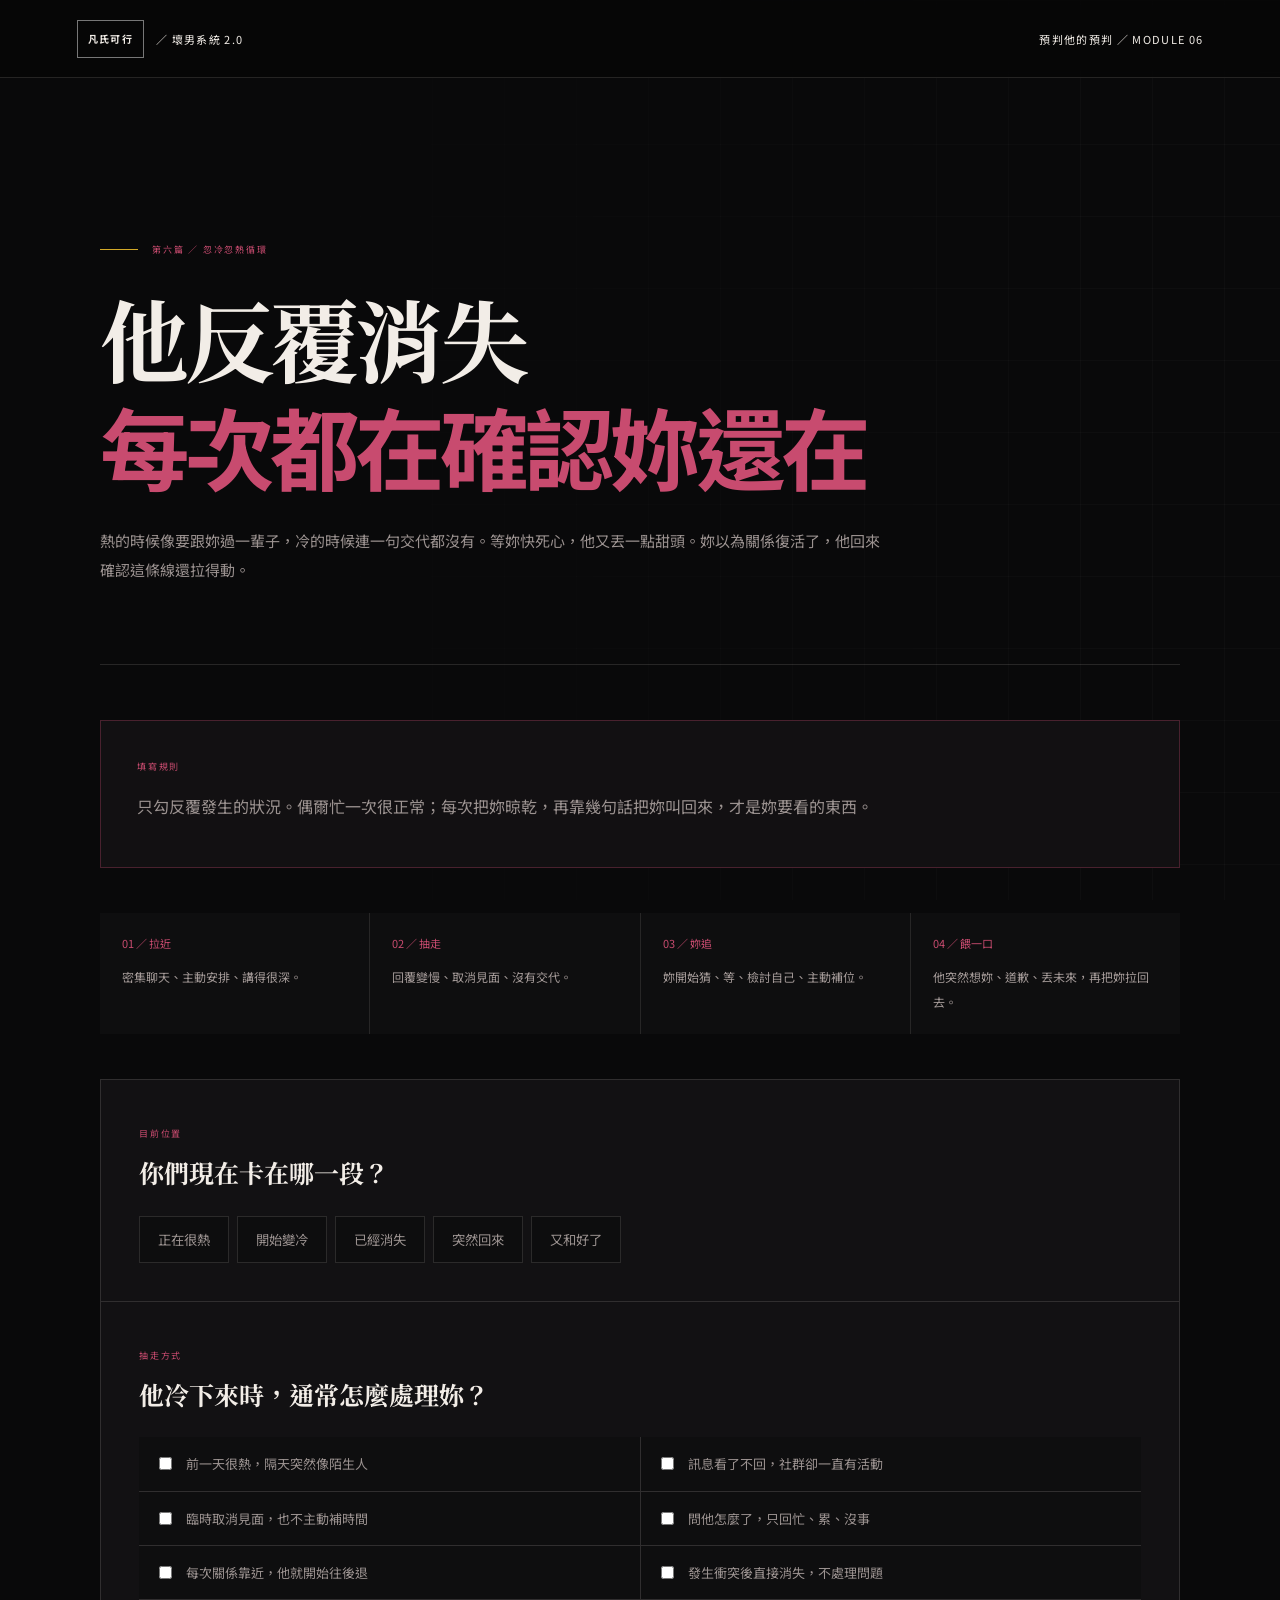
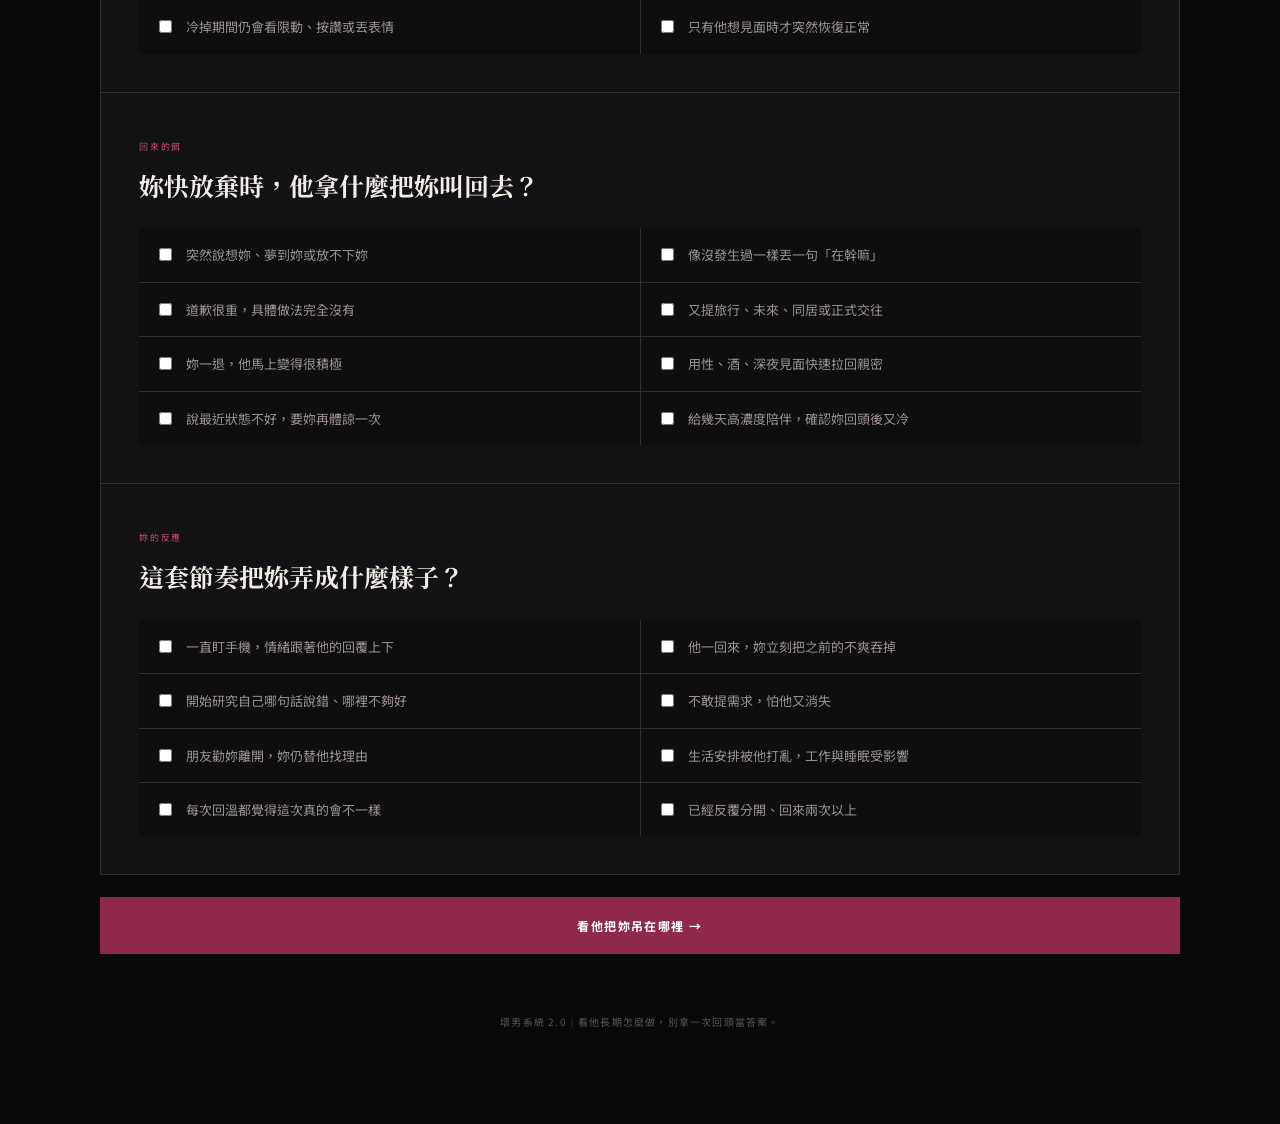
<file: lesson-06/index.html>
<!doctype html>
<html lang="zh-Hant">
<head>
  <meta charset="utf-8">
  <meta name="viewport" content="width=device-width,initial-scale=1">
  <title>壞男系統 2.0｜第六篇｜忽冷忽熱循環</title>
  <link rel="stylesheet" href="壞男系統2.0_黑金主視覺.css?v=20260719-2">
  <script defer src="第六篇_忽冷忽熱循環.js"></script>
  <style>
    :root{--w:#f2ede7;--g:#9b9290;--p:#c84b6f;--pd:#8f294b;--l:rgba(242,237,231,.13)}*{box-sizing:border-box}html,body{margin:0;background:#09090a;color:var(--w);font-family:Arial,"Noto Sans TC","PingFang TC",sans-serif}.top{height:78px;display:flex;align-items:center;justify-content:space-between;padding:0 6vw;border-bottom:1px solid var(--l);font:11px monospace}.top>div{display:flex;align-items:center;white-space:nowrap}.top b{display:inline-flex!important;width:auto!important;height:38px;padding:0 10px;border:1px solid #777;align-items:center;white-space:nowrap}.wrap{width:min(1080px,90vw);margin:auto;padding:95px 0}.hero{padding:70px 0 80px;border-bottom:1px solid var(--l)}small,.ey{font:9px monospace;color:var(--p);letter-spacing:.2em}h1{font:700 clamp(52px,7vw,92px)/1.18 "Noto Serif TC","Songti TC",serif;letter-spacing:-.05em;margin:24px 0}h1 span{color:var(--p)}.hero p,.rule p,.result p{color:var(--g);line-height:1.9;max-width:790px}.rule{padding:30px 36px;margin:45px 0;border:1px solid rgba(200,75,111,.3);background:#121012}.section{padding:38px;border:1px solid var(--l);border-bottom:0;background:#121113}.section.last{border-bottom:1px solid var(--l)}.section h2{font:700 25px/1.5 "Noto Serif TC",serif;margin:12px 0 24px}.choices{display:flex;flex-wrap:wrap;gap:8px}.choices button{padding:13px 18px;border:1px solid var(--l);background:#0d0d0e;color:#9b9290;cursor:pointer}.choices button.on{border-color:var(--p);background:#29151c;color:#fff}.grid{display:grid;grid-template-columns:1fr 1fr;gap:1px;background:var(--l)}label{display:flex;gap:11px;align-items:flex-start;padding:16px;background:#0e0e0f;color:#9b9290;font-size:13px;line-height:1.65;cursor:pointer}label.on{outline:1px solid var(--p);outline-offset:-1px;background:#29151c;color:#fff}input{accent-color:var(--p);margin-top:4px}.cycle{display:grid;grid-template-columns:repeat(4,1fr);gap:1px;margin:0 0 45px;background:var(--l)}.cycle div{position:relative;min-height:120px;padding:22px;background:#0e0e0f}.cycle b{display:block;margin-bottom:12px;color:var(--p);font:11px monospace}.cycle span{color:#a49a98;font-size:12px;line-height:1.7}.warning{display:none;margin:12px 0 0;color:#ef8eaa;font-size:12px}.warning.show{display:block}#submit{width:100%;padding:20px;margin-top:22px;border:0;background:var(--pd);color:#fff;font:bold 12px monospace;letter-spacing:.12em;cursor:pointer}#submit:hover{background:var(--p)}.result{display:none;margin-top:50px;border:1px solid rgba(200,75,111,.35);background:#0d0d0e}.score{display:grid;grid-template-columns:280px 1fr}.score>div{padding:45px}.score>div+div{border-left:1px solid var(--l)}.score b{font:76px "Times New Roman"}.score b i{font-size:12px;color:#777}.score h2{font:700 34px "Noto Serif TC",serif}.stage{padding:30px 45px}.stage-line{display:grid;grid-template-columns:120px 1fr 55px;gap:15px;align-items:center;padding:15px 0;border-bottom:1px solid var(--l);font-size:12px}.stage-line b{color:#eee}.bar{height:7px;background:#2b2528}.bar i{display:block;height:100%;background:var(--p)}.stage-line strong{color:var(--p)}.truth,.verdict,.share{padding:42px 48px;border-top:1px solid rgba(200,75,111,.3)}.truth{background:#111012}.truth p{margin:10px 0 0;color:#d7cfcb;font-size:15px;line-height:1.8}.verdict{background:#201217}.verdict p{font:700 22px/1.8 "Noto Serif TC",serif;color:#eee}.share{background:#0d0d0e}.share button{width:100%;padding:16px;border:1px solid var(--p);background:var(--pd);color:#fff;cursor:pointer}.foot{text-align:center;padding-top:60px;color:#555;font-size:10px}@media(max-width:700px){.top{height:66px;padding:0 18px;gap:8px}.top>div:first-child{font-size:9px}.top b{height:32px;padding:0 7px}.top>div:last-child{font-size:0}.top>div:last-child:after{content:'06';font:9px monospace}.wrap{width:91vw;padding:55px 0}.hero{padding:45px 0}.hero h1{font-size:44px}.rule,.section{padding:25px 22px}.cycle{grid-template-columns:1fr 1fr}.grid,.score{grid-template-columns:1fr}.score>div{padding:30px}.score>div+div{border:0;border-top:1px solid var(--l)}.stage,.truth,.verdict,.share{padding:27px 22px}.stage-line{grid-template-columns:85px 1fr 35px;gap:8px}.verdict p{font-size:19px}}@media(max-width:390px){.cycle{grid-template-columns:1fr}}
  </style><script defer src="../shared/勾選證據摘要.js?v=20260719-5"></script>
</head>
<body>
  <header class="top"><div><b>凡氏可行</b> ／ 壞男系統 2.0</div><div>預判他的預判 ／ MODULE 06</div></header>
  <main class="wrap">
    <section class="hero"><div class="ey">第六篇 ／ 忽冷忽熱循環</div><h1>他反覆消失<br><span>每次都在確認妳還在</span></h1><p>熱的時候像要跟妳過一輩子，冷的時候連一句交代都沒有。等妳快死心，他又丟一點甜頭。妳以為關係復活了，他回來確認這條線還拉得動。</p></section>
    <div class="rule"><small>填寫規則</small><p>只勾反覆發生的狀況。偶爾忙一次很正常；每次把妳晾乾，再靠幾句話把妳叫回來，才是妳要看的東西。</p></div>
    <div class="cycle"><div><b>01 ／ 拉近</b><span>密集聊天、主動安排、講得很深。</span></div><div><b>02 ／ 抽走</b><span>回覆變慢、取消見面、沒有交代。</span></div><div><b>03 ／ 妳追</b><span>妳開始猜、等、檢討自己、主動補位。</span></div><div><b>04 ／ 餵一口</b><span>他突然想妳、道歉、丟未來，再把妳拉回去。</span></div></div>
    <section class="section"><small>目前位置</small><h2>你們現在卡在哪一段？</h2><div class="choices" id="position"></div><p class="warning" id="position-warning">先選你們現在走到哪一段。</p></section>
    <section class="section"><small>抽走方式</small><h2>他冷下來時，通常怎麼處理妳？</h2><div class="grid" id="cold"></div></section>
    <section class="section"><small>回來的餌</small><h2>妳快放棄時，他拿什麼把妳叫回去？</h2><div class="grid" id="bait"></div></section>
    <section class="section last"><small>妳的反應</small><h2>這套節奏把妳弄成什麼樣子？</h2><div class="grid" id="damage"></div></section>
    <button id="submit" type="button">看他把妳吊在哪裡 →</button>
    <section class="result" id="result"><div class="score"><div><small>吊人循環指數</small><br><b id="total"></b></div><div><small>最後結果</small><h2 id="level"></h2><p id="summary"></p></div></div><div class="stage" id="stage"></div><div class="truth"><small>循環核心</small><p id="truth"></p></div><div class="verdict"><small>凡氏診斷</small><p id="verdict"></p></div><div class="share"><small>社群求診卡</small><h2>截圖丟到社群</h2><p id="ask"></p><button id="shot" type="button">進入截圖模式</button></div></section>
    <div class="foot">壞男系統 2.0｜看他長期怎麼做，別拿一次回頭當答案。</div>
  </main>
</body>
</html>
</file>
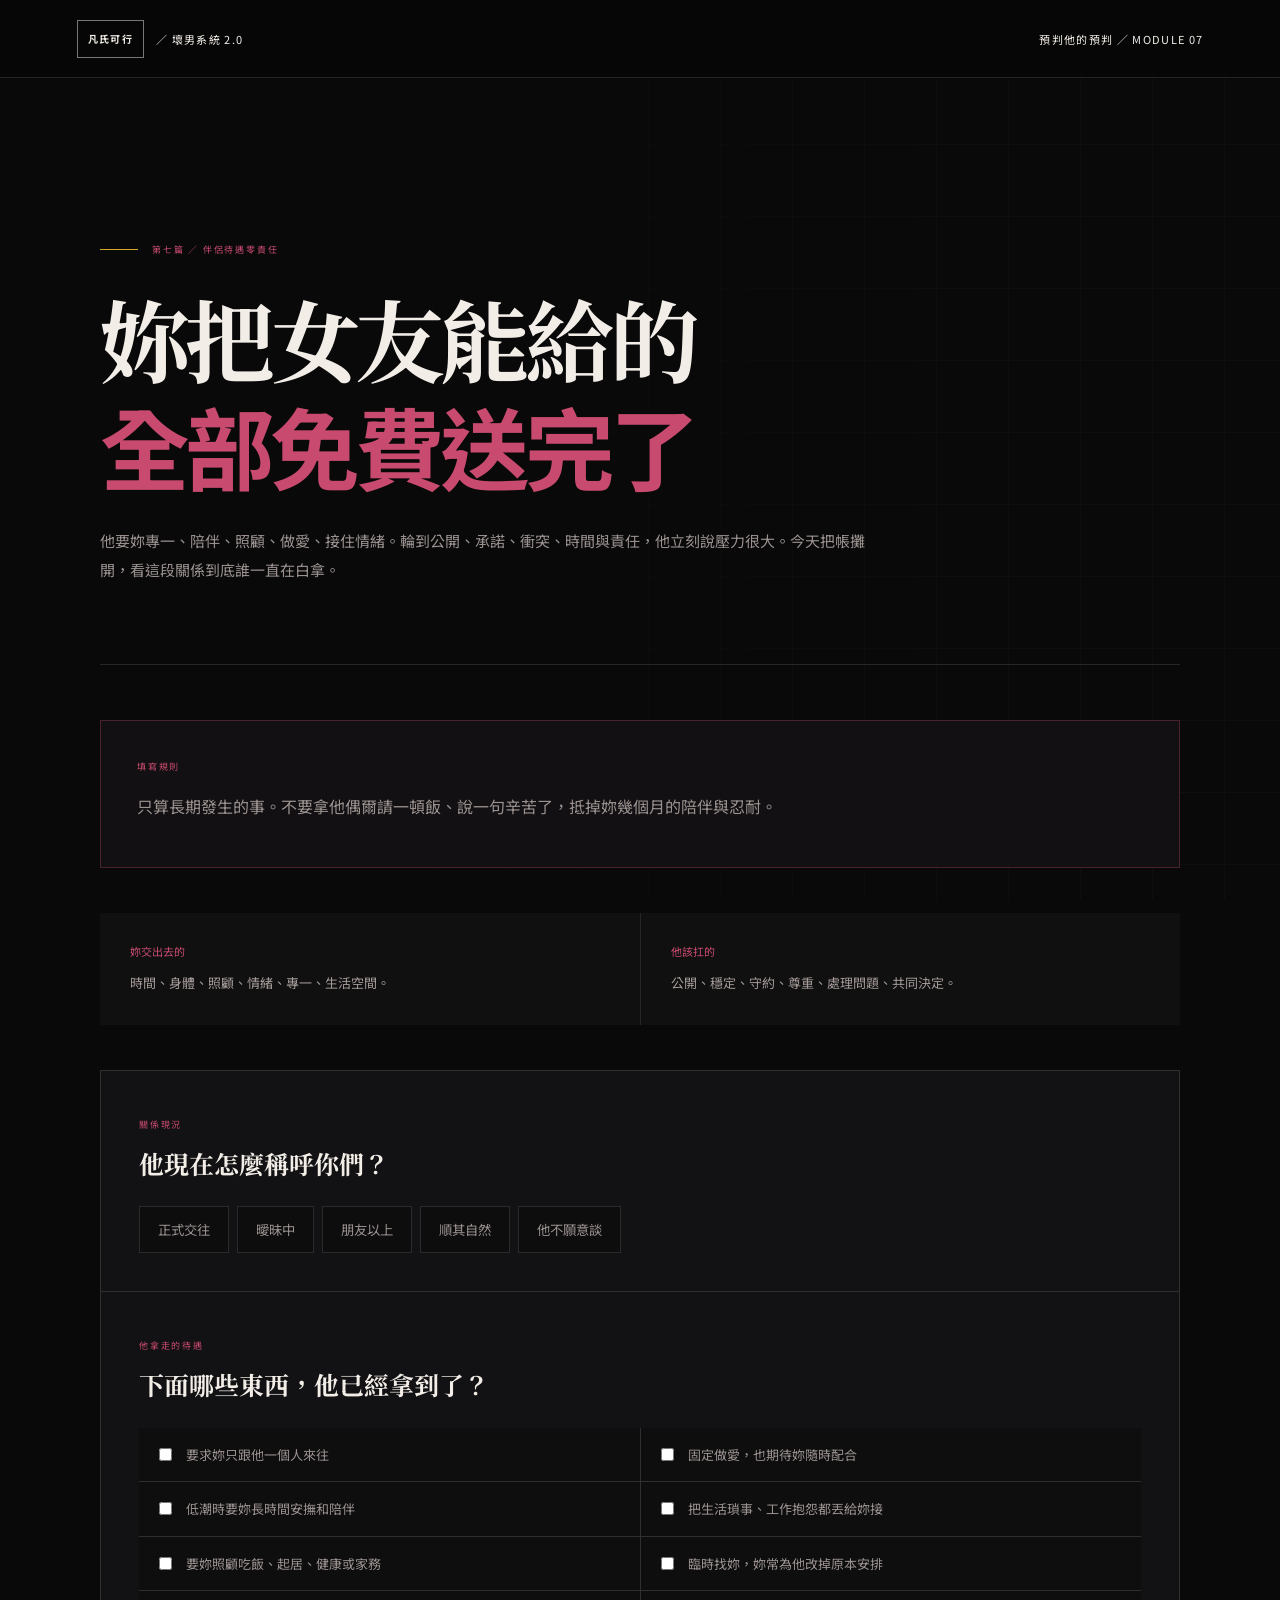
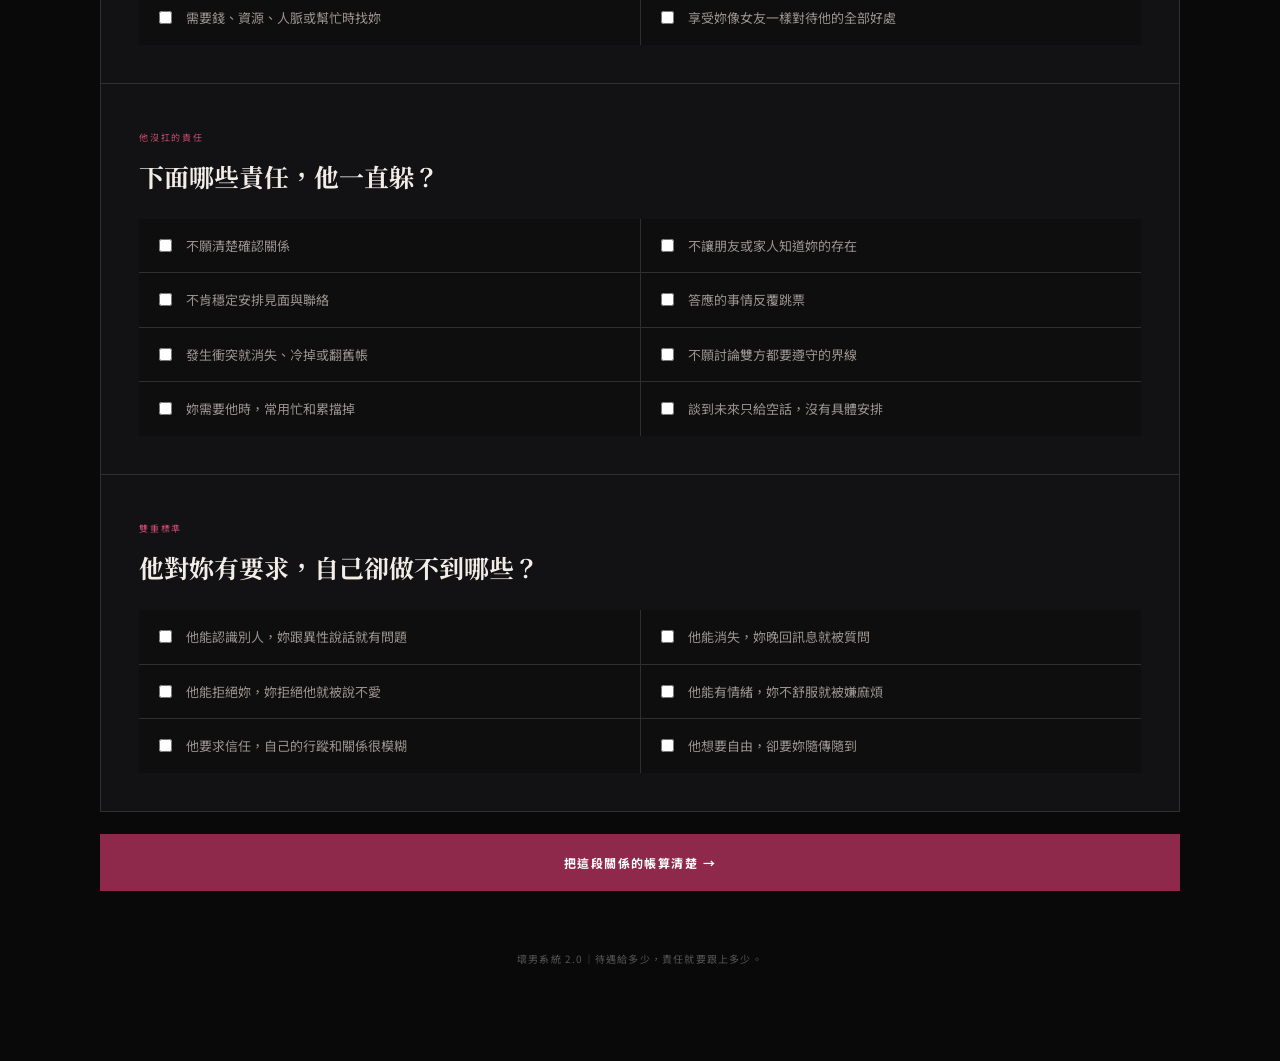
<file: lesson-07/index.html>
<!doctype html><html lang="zh-Hant"><head><meta charset="utf-8"><meta name="viewport" content="width=device-width,initial-scale=1"><title>壞男系統 2.0｜第七篇｜伴侶待遇零責任</title><link rel="stylesheet" href="壞男系統2.0_黑金主視覺.css?v=20260719-2"><script defer src="第七篇_伴侶待遇零責任.js?v=20260719-3"></script><style>
:root{--w:#f2ede7;--g:#9b9290;--p:#c84b6f;--pd:#8f294b;--l:rgba(242,237,231,.13)}*{box-sizing:border-box}html,body{margin:0;background:#09090a;color:var(--w);font-family:Arial,"Noto Sans TC","PingFang TC",sans-serif}.top{height:78px;display:flex;align-items:center;justify-content:space-between;padding:0 6vw;border-bottom:1px solid var(--l);font:11px monospace}.top>div{display:flex;align-items:center;white-space:nowrap}.top b{display:inline-flex!important;width:auto!important;height:38px;padding:0 10px;border:1px solid #777;align-items:center;white-space:nowrap}.wrap{width:min(1080px,90vw);margin:auto;padding:95px 0}.hero{padding:70px 0 80px;border-bottom:1px solid var(--l)}small,.ey{font:9px monospace;color:var(--p);letter-spacing:.2em}h1{font:700 clamp(52px,7vw,92px)/1.18 "Noto Serif TC","Songti TC",serif;letter-spacing:-.05em;margin:24px 0}h1 span{color:var(--p)}.hero p,.rule p,.result p{color:var(--g);line-height:1.9;max-width:790px}.rule{padding:30px 36px;margin:45px 0;border:1px solid rgba(200,75,111,.3);background:#121012}.ledger{display:grid;grid-template-columns:1fr 1fr;gap:1px;margin-bottom:45px;background:var(--l)}.ledger div{padding:30px;background:#101011}.ledger b{display:block;margin-bottom:12px;color:var(--p);font:11px monospace}.ledger p{margin:0;color:#a49a98;font-size:13px;line-height:1.8}.section{padding:38px;border:1px solid var(--l);border-bottom:0;background:#121113}.section.last{border-bottom:1px solid var(--l)}.section h2{font:700 25px/1.5 "Noto Serif TC",serif;margin:12px 0 24px}.choices{display:flex;flex-wrap:wrap;gap:8px}.choices button{padding:13px 18px;border:1px solid var(--l);background:#0d0d0e;color:#9b9290;cursor:pointer}.choices button.on{border-color:var(--p);background:#29151c;color:#fff}.grid{display:grid;grid-template-columns:1fr 1fr;gap:1px;background:var(--l)}label{display:flex;gap:11px;align-items:flex-start;padding:16px;background:#0e0e0f;color:#9b9290;font-size:13px;line-height:1.65;cursor:pointer}label.on{outline:1px solid var(--p);outline-offset:-1px;background:#29151c;color:#fff}input{accent-color:var(--p);margin-top:4px}.warning{display:none;margin:12px 0 0;color:#ef8eaa;font-size:12px}.warning.show{display:block}#submit{width:100%;padding:20px;margin-top:22px;border:0;background:var(--pd);color:#fff;font:bold 12px monospace;letter-spacing:.12em;cursor:pointer}#submit:hover{background:var(--p)}.result{display:none;margin-top:50px;border:1px solid rgba(200,75,111,.35);background:#0d0d0e}.score{display:grid;grid-template-columns:280px 1fr}.score>div{padding:45px}.score>div+div{border-left:1px solid var(--l)}.score b{font:76px "Times New Roman"}.score b i{font-size:12px;color:#777}.score h2{font:700 34px "Noto Serif TC",serif}.balance{display:grid;grid-template-columns:1fr 1fr;gap:1px;padding:1px;background:var(--l)}.balance>div{padding:35px 42px;background:#111012}.balance strong{display:block;margin-top:12px;color:var(--p);font:54px "Times New Roman"}.balance p{margin:8px 0 0;font-size:12px}.truth,.verdict,.share{padding:42px 48px;border-top:1px solid rgba(200,75,111,.3)}.truth{background:#111012}.truth p{margin:10px 0 0;color:#d7cfcb;font-size:15px;line-height:1.8}.verdict{background:#201217}.verdict p{font:700 22px/1.8 "Noto Serif TC",serif;color:#eee}.share{background:#0d0d0e}.share button{width:100%;padding:16px;border:1px solid var(--p);background:var(--pd);color:#fff;cursor:pointer}.foot{text-align:center;padding-top:60px;color:#555;font-size:10px}@media(max-width:650px){.top{height:66px;padding:0 18px;gap:8px}.top>div:first-child{font-size:9px}.top b{height:32px;padding:0 7px}.top>div:last-child{font-size:0}.top>div:last-child:after{content:'07';font:9px monospace}.wrap{width:91vw;padding:55px 0}.hero{padding:45px 0}.hero h1{font-size:44px}.rule,.section{padding:25px 22px}.ledger,.grid,.score,.balance{grid-template-columns:1fr}.score>div{padding:30px}.score>div+div{border:0;border-top:1px solid var(--l)}.balance>div,.truth,.verdict,.share{padding:27px 22px}.verdict p{font-size:19px}}
</style><script defer src="../shared/勾選證據摘要.js?v=20260719-5"></script>
</head><body><header class="top"><div><b>凡氏可行</b> ／ 壞男系統 2.0</div><div>預判他的預判 ／ MODULE 07</div></header><main class="wrap"><section class="hero"><div class="ey">第七篇 ／ 伴侶待遇零責任</div><h1>妳把女友能給的<br><span>全部免費送完了</span></h1><p>他要妳專一、陪伴、照顧、做愛、接住情緒。輪到公開、承諾、衝突、時間與責任，他立刻說壓力很大。今天把帳攤開，看這段關係到底誰一直在白拿。</p></section><div class="rule"><small>填寫規則</small><p>只算長期發生的事。不要拿他偶爾請一頓飯、說一句辛苦了，抵掉妳幾個月的陪伴與忍耐。</p></div><div class="ledger"><div><b>妳交出去的</b><p>時間、身體、照顧、情緒、專一、生活空間。</p></div><div><b>他該扛的</b><p>公開、穩定、守約、尊重、處理問題、共同決定。</p></div></div><section class="section"><small>關係現況</small><h2>他現在怎麼稱呼你們？</h2><div class="choices" id="status"></div><p class="warning" id="status-warning">先選他現在給這段關係什麼位置。</p></section><section class="section"><small>他拿走的待遇</small><h2>下面哪些東西，他已經拿到了？</h2><div class="grid" id="benefits"></div></section><section class="section"><small>他沒扛的責任</small><h2>下面哪些責任，他一直躲？</h2><div class="grid" id="duties"></div></section><section class="section last"><small>雙重標準</small><h2>他對妳有要求，自己卻做不到哪些？</h2><div class="grid" id="double"></div></section><button id="submit" type="button">把這段關係的帳算清楚 →</button><section class="result" id="result"><div class="score"><div><small>白拿指數</small><br><b id="total"></b></div><div><small>最後結果</small><h2 id="level"></h2><p id="summary"></p></div></div><div class="balance"><div><small>他拿走的待遇</small><strong id="got"></strong><p>妳已經交出去的伴侶資源</p></div><div><small>他沒扛起的責任</small><strong id="carried"></strong><p>他一直逃避的伴侶責任</p></div></div><div class="truth"><small>這筆帳最髒的地方</small><p id="truth"></p></div><div class="verdict"><small>凡氏診斷</small><p id="verdict"></p></div><div class="share"><small>社群求診卡</small><h2>截圖丟到社群</h2><p id="ask"></p><button id="shot" type="button">進入截圖模式</button></div></section><div class="foot">壞男系統 2.0｜待遇給多少，責任就要跟上多少。</div></main></body></html>
</file>
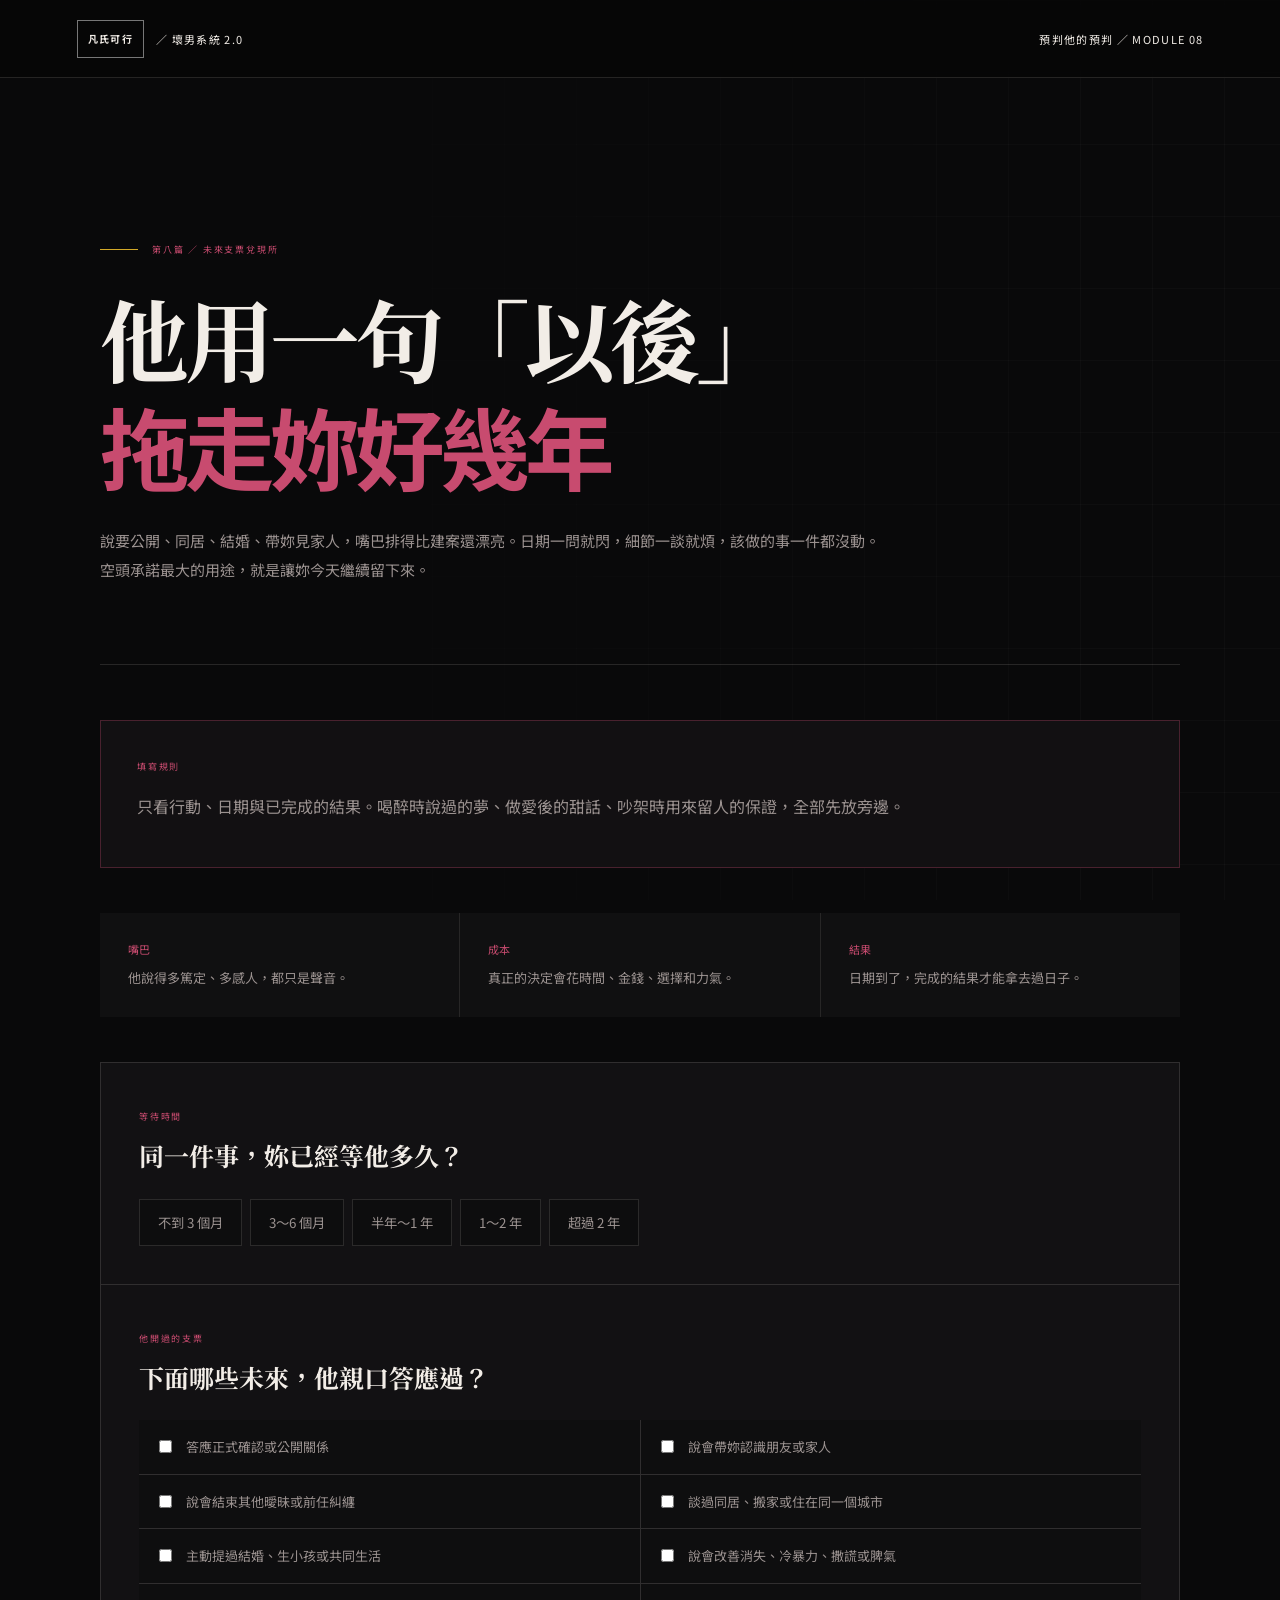
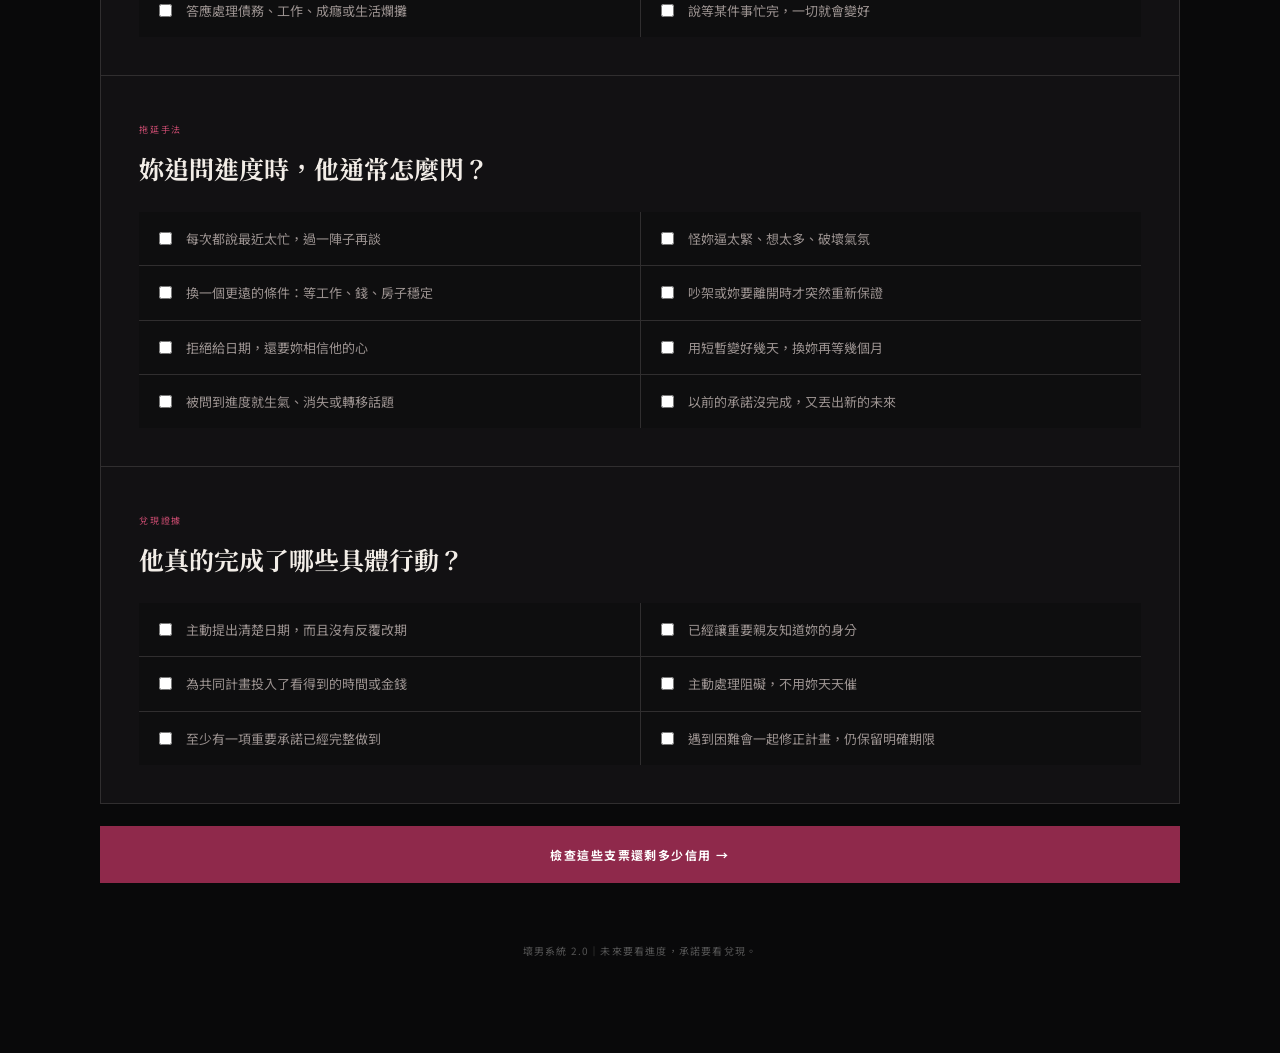
<file: lesson-08/index.html>
<!doctype html>
<html lang="zh-Hant">
<head>
  <meta charset="utf-8">
  <meta name="viewport" content="width=device-width,initial-scale=1">
  <title>壞男系統 2.0｜第八篇｜未來支票兌現所</title>
  <link rel="stylesheet" href="壞男系統2.0_黑金主視覺.css?v=20260719-2">
  <script defer src="第八篇_未來支票兌現所.js"></script>
  <style>
    :root{--w:#f2ede7;--g:#9b9290;--p:#c84b6f;--pd:#8f294b;--l:rgba(242,237,231,.13)}*{box-sizing:border-box}html,body{margin:0;background:#09090a;color:var(--w);font-family:Arial,"Noto Sans TC","PingFang TC",sans-serif}.top{height:78px;display:flex;align-items:center;justify-content:space-between;padding:0 6vw;border-bottom:1px solid var(--l);font:11px monospace}.top>div{display:flex;align-items:center;white-space:nowrap}.top b{display:inline-flex!important;width:auto!important;height:38px;padding:0 10px;border:1px solid #777;align-items:center;white-space:nowrap}.wrap{width:min(1080px,90vw);margin:auto;padding:95px 0}.hero{padding:70px 0 80px;border-bottom:1px solid var(--l)}small,.ey{font:9px monospace;color:var(--p);letter-spacing:.2em}h1{font:700 clamp(52px,7vw,92px)/1.18 "Noto Serif TC","Songti TC",serif;letter-spacing:-.05em;margin:24px 0}h1 span{color:var(--p)}.hero p,.rule p,.result p{color:var(--g);line-height:1.9;max-width:790px}.rule{padding:30px 36px;margin:45px 0;border:1px solid rgba(200,75,111,.3);background:#121012}.promise-board{display:grid;grid-template-columns:repeat(3,1fr);gap:1px;margin-bottom:45px;background:var(--l)}.promise-board div{padding:28px;background:#101011}.promise-board b{display:block;color:var(--p);font:11px monospace;margin-bottom:10px}.promise-board p{margin:0;color:#9b9290;font-size:13px;line-height:1.7}.section{padding:38px;border:1px solid var(--l);border-bottom:0;background:#121113}.section.last{border-bottom:1px solid var(--l)}.section h2{font:700 25px/1.5 "Noto Serif TC",serif;margin:12px 0 24px}.choices{display:flex;flex-wrap:wrap;gap:8px}.choices button{padding:13px 18px;border:1px solid var(--l);background:#0d0d0e;color:#9b9290;cursor:pointer}.choices button.on{border-color:var(--p);background:#29151c;color:#fff}.grid{display:grid;grid-template-columns:1fr 1fr;gap:1px;background:var(--l)}label{display:flex;gap:11px;align-items:flex-start;padding:16px;background:#0e0e0f;color:#9b9290;font-size:13px;line-height:1.65;cursor:pointer}label.on{outline:1px solid var(--p);outline-offset:-1px;background:#29151c;color:#fff}input{accent-color:var(--p);margin-top:4px}.warning{display:none;margin:12px 0 0;color:#ef8eaa;font-size:12px}.warning.show{display:block}#submit{width:100%;padding:20px;margin-top:22px;border:0;background:var(--pd);color:#fff;font:bold 12px monospace;letter-spacing:.12em;cursor:pointer}#submit:hover{background:var(--p)}.result{display:none;margin-top:50px;border:1px solid rgba(200,75,111,.35);background:#0d0d0e}.score{display:grid;grid-template-columns:280px 1fr}.score>div{padding:45px}.score>div+div{border-left:1px solid var(--l)}.score b{font:76px "Times New Roman"}.score b i{font-size:12px;color:#777}.score h2{font:700 34px "Noto Serif TC",serif}.evidence{display:grid;grid-template-columns:1fr 1fr;gap:1px;padding:1px;background:var(--l)}.evidence>div{padding:35px 42px;background:#111012}.evidence strong{display:block;margin-top:12px;color:var(--p);font:54px "Times New Roman"}.evidence p{margin:8px 0 0;font-size:12px}.truth,.verdict,.share{padding:42px 48px;border-top:1px solid rgba(200,75,111,.3)}.truth{background:#111012}.truth p{margin:10px 0 0;color:#d7cfcb;font-size:15px;line-height:1.8}.verdict{background:#201217}.verdict p{font:700 22px/1.8 "Noto Serif TC",serif;color:#eee}.share button{width:100%;padding:16px;border:1px solid var(--p);background:var(--pd);color:#fff;cursor:pointer}.foot{text-align:center;padding-top:60px;color:#555;font-size:10px}@media(max-width:650px){.top{height:66px;padding:0 18px;gap:8px}.top>div:first-child{font-size:9px}.top b{height:32px;padding:0 7px}.top>div:last-child{font-size:0}.top>div:last-child:after{content:'08';font:9px monospace}.wrap{width:91vw;padding:55px 0}.hero{padding:45px 0}.hero h1{font-size:44px}.rule,.section{padding:25px 22px}.promise-board,.grid,.score,.evidence{grid-template-columns:1fr}.score>div{padding:30px}.score>div+div{border:0;border-top:1px solid var(--l)}.evidence>div,.truth,.verdict,.share{padding:27px 22px}.verdict p{font-size:19px}}
  </style><script defer src="../shared/勾選證據摘要.js?v=20260719-5"></script>
</head>
<body>
  <header class="top"><div><b>凡氏可行</b> ／ 壞男系統 2.0</div><div>預判他的預判 ／ MODULE 08</div></header>
  <main class="wrap">
    <section class="hero"><div class="ey">第八篇 ／ 未來支票兌現所</div><h1>他用一句「以後」<br><span>拖走妳好幾年</span></h1><p>說要公開、同居、結婚、帶妳見家人，嘴巴排得比建案還漂亮。日期一問就閃，細節一談就煩，該做的事一件都沒動。空頭承諾最大的用途，就是讓妳今天繼續留下來。</p></section>
    <div class="rule"><small>填寫規則</small><p>只看行動、日期與已完成的結果。喝醉時說過的夢、做愛後的甜話、吵架時用來留人的保證，全部先放旁邊。</p></div>
    <div class="promise-board"><div><b>嘴巴</b><p>他說得多篤定、多感人，都只是聲音。</p></div><div><b>成本</b><p>真正的決定會花時間、金錢、選擇和力氣。</p></div><div><b>結果</b><p>日期到了，完成的結果才能拿去過日子。</p></div></div>
    <section class="section"><small>等待時間</small><h2>同一件事，妳已經等他多久？</h2><div class="choices" id="duration"></div><p class="warning" id="duration-warning">先選妳已經等了多久。</p></section>
    <section class="section"><small>他開過的支票</small><h2>下面哪些未來，他親口答應過？</h2><div class="grid" id="promises"></div></section>
    <section class="section"><small>拖延手法</small><h2>妳追問進度時，他通常怎麼閃？</h2><div class="grid" id="delays"></div></section>
    <section class="section last"><small>兌現證據</small><h2>他真的完成了哪些具體行動？</h2><div class="grid" id="actions"></div></section>
    <button id="submit" type="button">檢查這些支票還剩多少信用 →</button>
    <section class="result" id="result">
      <div class="score"><div><small>空頭支票指數</small><br><b id="total"></b></div><div><small>最後結果</small><h2 id="level"></h2><p id="summary"></p></div></div>
      <div class="evidence"><div><small>說過的未來</small><strong id="said"></strong><p>他親口給過妳的承諾</p></div><div><small>完成的行動</small><strong id="done"></strong><p>妳現在真的看得到的進度</p></div></div>
      <div class="truth"><small>這張支票最髒的地方</small><p id="truth"></p></div>
      <div class="verdict"><small>凡氏診斷</small><p id="verdict"></p></div>
      <div class="share"><small>社群求診卡</small><h2>截圖丟到社群</h2><p id="ask"></p><button id="shot" type="button">進入截圖模式</button></div>
    </section>
    <div class="foot">壞男系統 2.0｜未來要看進度，承諾要看兌現。</div>
  </main>
</body>
</html>
</file>
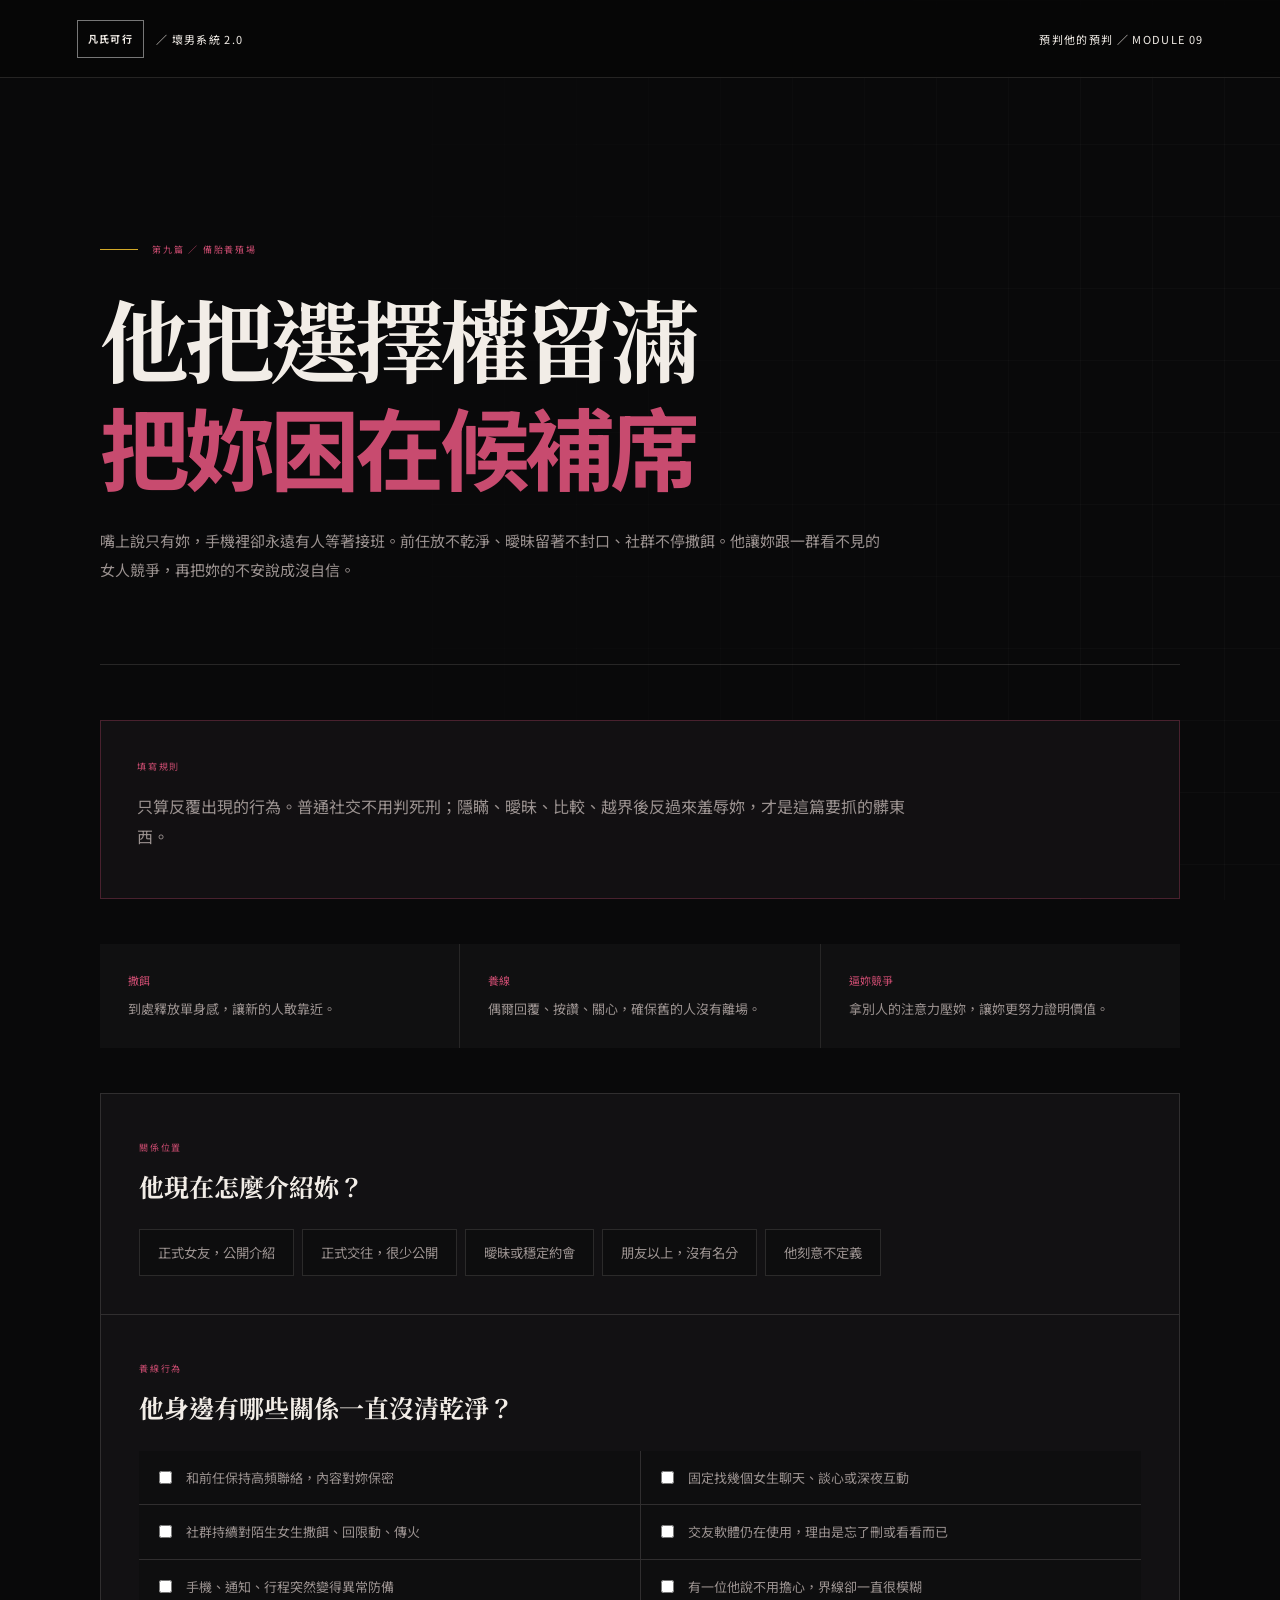
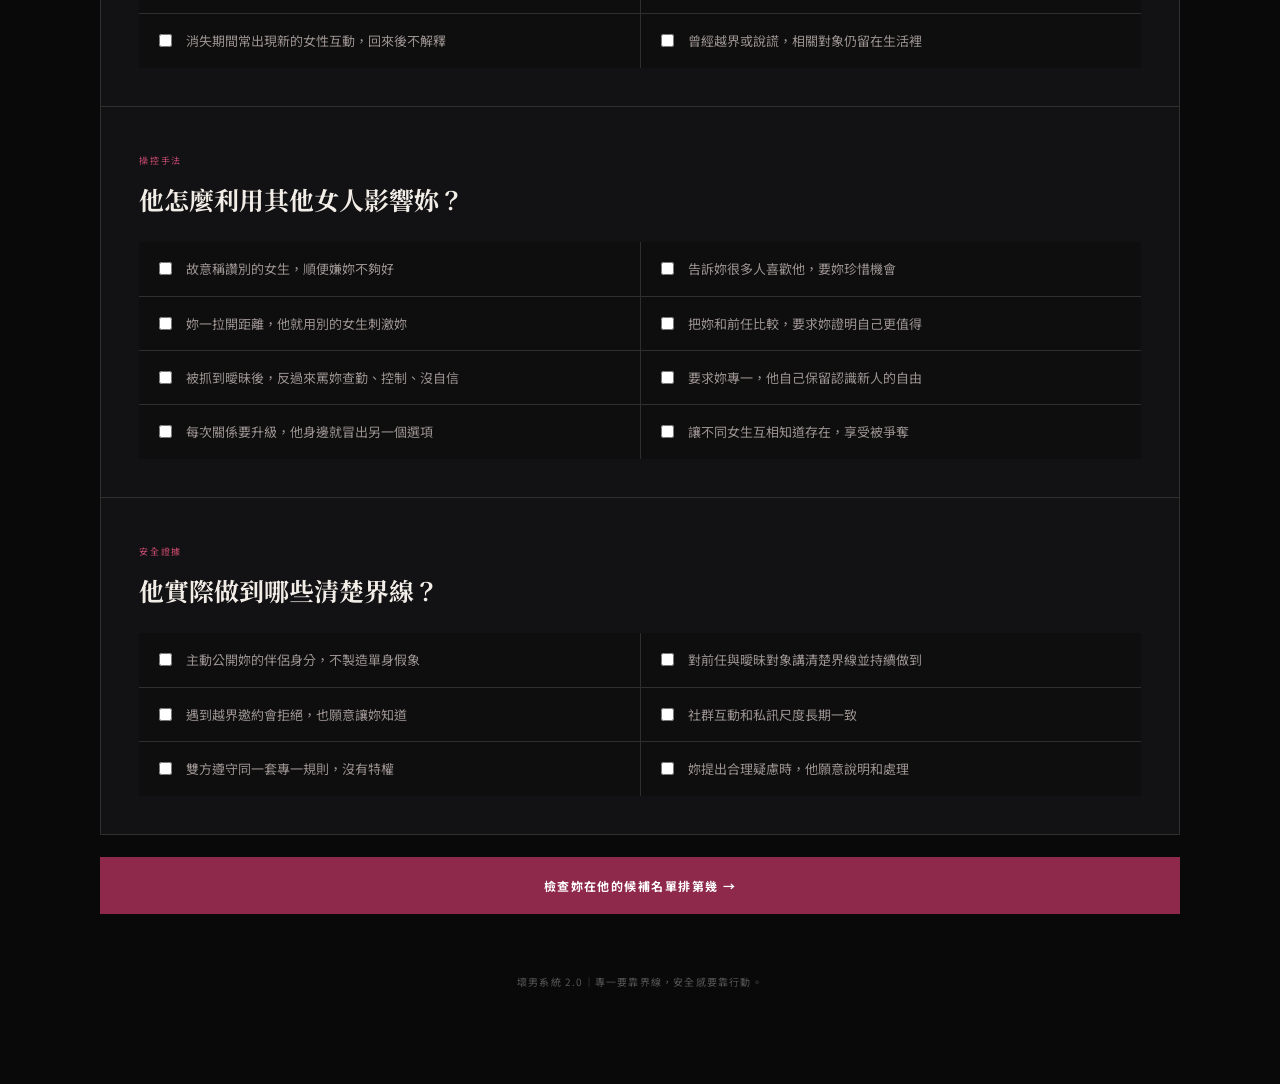
<file: lesson-09/index.html>
<!doctype html>
<html lang="zh-Hant">
<head>
  <meta charset="utf-8">
  <meta name="viewport" content="width=device-width,initial-scale=1">
  <title>壞男系統 2.0｜第九篇｜備胎養殖場</title>
  <link rel="stylesheet" href="壞男系統2.0_黑金主視覺.css?v=20260719-2">
  <script defer src="第九篇_備胎養殖場.js"></script>
  <style>
    :root{--w:#f2ede7;--g:#9b9290;--p:#c84b6f;--pd:#8f294b;--l:rgba(242,237,231,.13)}*{box-sizing:border-box}html,body{margin:0;background:#09090a;color:var(--w);font-family:Arial,"Noto Sans TC","PingFang TC",sans-serif}.top{height:78px;display:flex;align-items:center;justify-content:space-between;padding:0 6vw;border-bottom:1px solid var(--l);font:11px monospace}.top>div{display:flex;align-items:center;white-space:nowrap}.top b{display:inline-flex!important;width:auto!important;height:38px;padding:0 10px;border:1px solid #777;align-items:center;white-space:nowrap}.wrap{width:min(1080px,90vw);margin:auto;padding:95px 0}.hero{padding:70px 0 80px;border-bottom:1px solid var(--l)}small,.ey{font:9px monospace;color:var(--p);letter-spacing:.2em}h1{font:700 clamp(52px,7vw,92px)/1.18 "Noto Serif TC","Songti TC",serif;letter-spacing:-.05em;margin:24px 0}h1 span{color:var(--p)}.hero p,.rule p,.result p{color:var(--g);line-height:1.9;max-width:790px}.rule{padding:30px 36px;margin:45px 0;border:1px solid rgba(200,75,111,.3);background:#121012}.promise-board{display:grid;grid-template-columns:repeat(3,1fr);gap:1px;margin-bottom:45px;background:var(--l)}.promise-board div{padding:28px;background:#101011}.promise-board b{display:block;color:var(--p);font:11px monospace;margin-bottom:10px}.promise-board p{margin:0;color:#9b9290;font-size:13px;line-height:1.7}.section{padding:38px;border:1px solid var(--l);border-bottom:0;background:#121113}.section.last{border-bottom:1px solid var(--l)}.section h2{font:700 25px/1.5 "Noto Serif TC",serif;margin:12px 0 24px}.choices{display:flex;flex-wrap:wrap;gap:8px}.choices button{padding:13px 18px;border:1px solid var(--l);background:#0d0d0e;color:#9b9290;cursor:pointer}.choices button.on{border-color:var(--p);background:#29151c;color:#fff}.grid{display:grid;grid-template-columns:1fr 1fr;gap:1px;background:var(--l)}label{display:flex;gap:11px;align-items:flex-start;padding:16px;background:#0e0e0f;color:#9b9290;font-size:13px;line-height:1.65;cursor:pointer}label.on{outline:1px solid var(--p);outline-offset:-1px;background:#29151c;color:#fff}input{accent-color:var(--p);margin-top:4px}.warning{display:none;margin:12px 0 0;color:#ef8eaa;font-size:12px}.warning.show{display:block}#submit{width:100%;padding:20px;margin-top:22px;border:0;background:var(--pd);color:#fff;font:bold 12px monospace;letter-spacing:.12em;cursor:pointer}#submit:hover{background:var(--p)}.result{display:none;margin-top:50px;border:1px solid rgba(200,75,111,.35);background:#0d0d0e}.score{display:grid;grid-template-columns:280px 1fr}.score>div{padding:45px}.score>div+div{border-left:1px solid var(--l)}.score b{font:76px "Times New Roman"}.score b i{font-size:12px;color:#777}.score h2{font:700 34px "Noto Serif TC",serif}.evidence{display:grid;grid-template-columns:1fr 1fr;gap:1px;padding:1px;background:var(--l)}.evidence>div{padding:35px 42px;background:#111012}.evidence strong{display:block;margin-top:12px;color:var(--p);font:54px "Times New Roman"}.evidence p{margin:8px 0 0;font-size:12px}.truth,.verdict,.share{padding:42px 48px;border-top:1px solid rgba(200,75,111,.3)}.truth{background:#111012}.truth p{margin:10px 0 0;color:#d7cfcb;font-size:15px;line-height:1.8}.verdict{background:#201217}.verdict p{font:700 22px/1.8 "Noto Serif TC",serif;color:#eee}.share button{width:100%;padding:16px;border:1px solid var(--p);background:var(--pd);color:#fff;cursor:pointer}.foot{text-align:center;padding-top:60px;color:#555;font-size:10px}@media(max-width:650px){.top{height:66px;padding:0 18px;gap:8px}.top>div:first-child{font-size:9px}.top b{height:32px;padding:0 7px}.top>div:last-child{font-size:0}.top>div:last-child:after{content:'09';font:9px monospace}.wrap{width:91vw;padding:55px 0}.hero{padding:45px 0}.hero h1{font-size:44px}.rule,.section{padding:25px 22px}.promise-board,.grid,.score,.evidence{grid-template-columns:1fr}.score>div{padding:30px}.score>div+div{border:0;border-top:1px solid var(--l)}.evidence>div,.truth,.verdict,.share{padding:27px 22px}.verdict p{font-size:19px}}
  </style><script defer src="../shared/勾選證據摘要.js?v=20260719-5"></script>
</head>
<body>
  <header class="top"><div><b>凡氏可行</b> ／ 壞男系統 2.0</div><div>預判他的預判 ／ MODULE 09</div></header>
  <main class="wrap">
    <section class="hero"><div class="ey">第九篇 ／ 備胎養殖場</div><h1>他把選擇權留滿<br><span>把妳困在候補席</span></h1><p>嘴上說只有妳，手機裡卻永遠有人等著接班。前任放不乾淨、曖昧留著不封口、社群不停撒餌。他讓妳跟一群看不見的女人競爭，再把妳的不安說成沒自信。</p></section>
    <div class="rule"><small>填寫規則</small><p>只算反覆出現的行為。普通社交不用判死刑；隱瞞、曖昧、比較、越界後反過來羞辱妳，才是這篇要抓的髒東西。</p></div>
    <div class="promise-board"><div><b>撒餌</b><p>到處釋放單身感，讓新的人敢靠近。</p></div><div><b>養線</b><p>偶爾回覆、按讚、關心，確保舊的人沒有離場。</p></div><div><b>逼妳競爭</b><p>拿別人的注意力壓妳，讓妳更努力證明價值。</p></div></div>
    <section class="section"><small>關係位置</small><h2>他現在怎麼介紹妳？</h2><div class="choices" id="position"></div><p class="warning" id="position-warning">先選他把妳放在哪個位置。</p></section>
    <section class="section"><small>養線行為</small><h2>他身邊有哪些關係一直沒清乾淨？</h2><div class="grid" id="lines"></div></section>
    <section class="section"><small>操控手法</small><h2>他怎麼利用其他女人影響妳？</h2><div class="grid" id="games"></div></section>
    <section class="section last"><small>安全證據</small><h2>他實際做到哪些清楚界線？</h2><div class="grid" id="boundaries"></div></section>
    <button id="submit" type="button">檢查妳在他的候補名單排第幾 →</button>
    <section class="result" id="result">
      <div class="score"><div><small>候補名單指數</small><br><b id="total"></b></div><div><small>最後結果</small><h2 id="level"></h2><p id="summary"></p></div></div>
      <div class="evidence"><div><small>可疑養線</small><strong id="open-lines"></strong><p>持續留著的模糊關係</p></div><div><small>清楚界線</small><strong id="safe-lines"></strong><p>他主動做出的安全行動</p></div></div>
      <div class="truth"><small>這座養殖場最髒的地方</small><p id="truth"></p></div>
      <div class="verdict"><small>凡氏診斷</small><p id="verdict"></p></div>
      <div class="share"><small>社群求診卡</small><h2>截圖丟到社群</h2><p id="ask"></p><button id="shot" type="button">進入截圖模式</button></div>
    </section>
    <div class="foot">壞男系統 2.0｜專一要靠界線，安全感要靠行動。</div>
  </main>
</body>
</html>
</file>
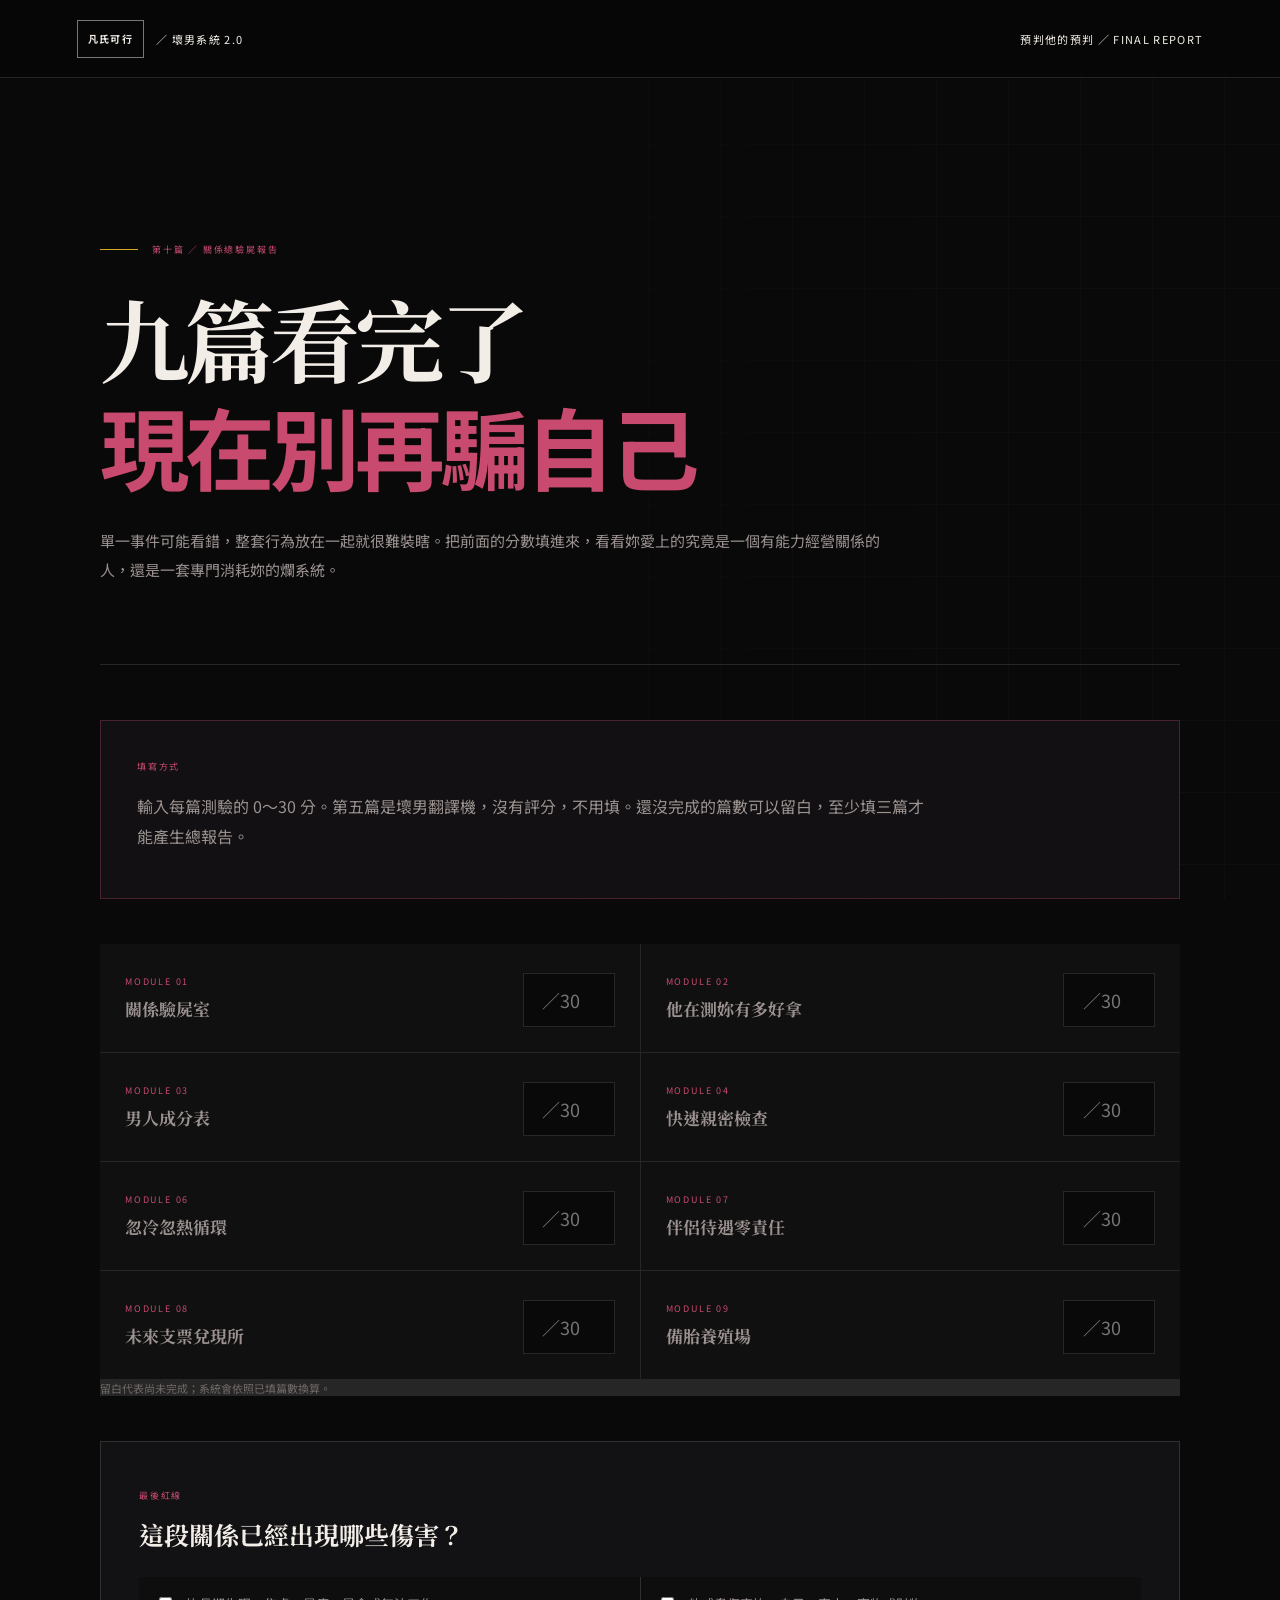
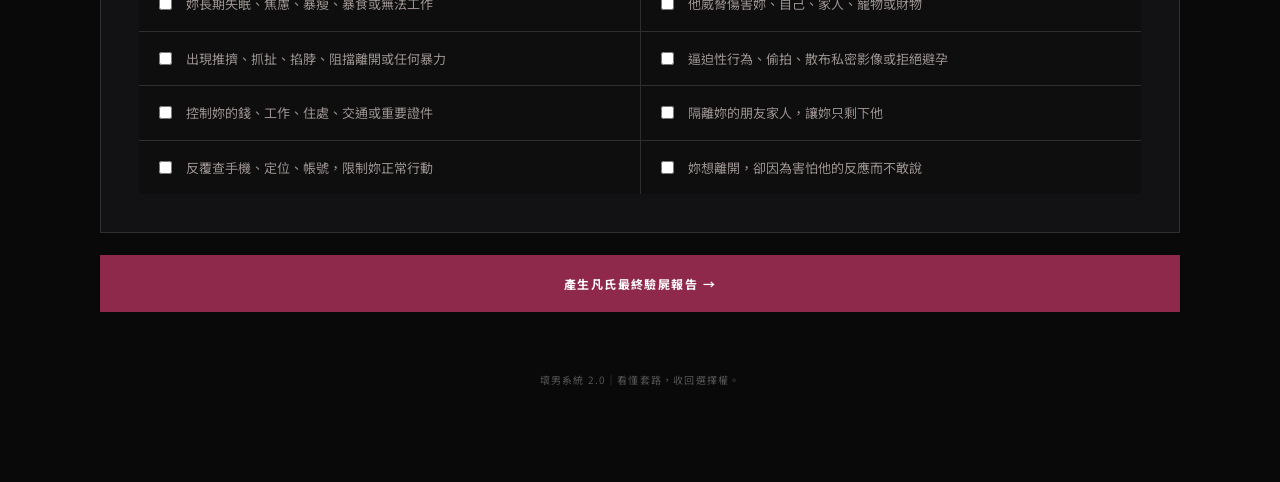
<file: lesson-10/index.html>
<!doctype html>
<html lang="zh-Hant">
<head>
  <meta charset="utf-8">
  <meta name="viewport" content="width=device-width,initial-scale=1">
  <title>壞男系統 2.0｜第十篇｜關係總驗屍報告</title>
  <link rel="stylesheet" href="壞男系統2.0_黑金主視覺.css?v=20260719-2">
  <script defer src="第十篇_關係總驗屍報告.js"></script>
  <style>
    :root{--w:#f2ede7;--g:#9b9290;--p:#c84b6f;--pd:#8f294b;--l:rgba(242,237,231,.13)}*{box-sizing:border-box}html,body{margin:0;background:#09090a;color:var(--w);font-family:Arial,"Noto Sans TC","PingFang TC",sans-serif}.top{height:78px;display:flex;align-items:center;justify-content:space-between;padding:0 6vw;border-bottom:1px solid var(--l);font:11px monospace}.top>div{display:flex;align-items:center;white-space:nowrap}.top b{display:inline-flex!important;width:auto!important;height:38px;padding:0 10px;border:1px solid #777;align-items:center;white-space:nowrap}.wrap{width:min(1080px,90vw);margin:auto;padding:95px 0}.hero{padding:70px 0 80px;border-bottom:1px solid var(--l)}small,.ey{font:9px monospace;color:var(--p);letter-spacing:.2em}h1{font:700 clamp(52px,7vw,92px)/1.18 "Noto Serif TC","Songti TC",serif;letter-spacing:-.05em;margin:24px 0}h1 span{color:var(--p)}.hero p,.rule p,.report p{color:var(--g);line-height:1.9;max-width:790px}.rule{padding:30px 36px;margin:45px 0;border:1px solid rgba(200,75,111,.3);background:#121012}.modules{display:grid;grid-template-columns:1fr 1fr;gap:1px;background:var(--l)}.module{display:grid;grid-template-columns:1fr 92px;align-items:center;gap:20px;padding:25px;background:#101011}.module small{display:block;margin-bottom:8px}.module b{font:700 17px/1.5 "Noto Serif TC",serif}.module input{width:100%;padding:13px 8px;border:1px solid var(--l);background:#09090a;color:#fff;text-align:center;font-size:18px}.module input:focus{outline:1px solid var(--p)}.hint{grid-column:1/-1;color:#6f6866;font-size:11px}.section{padding:38px;margin-top:45px;border:1px solid var(--l);background:#121113}.section h2{font:700 25px/1.5 "Noto Serif TC",serif;margin:12px 0 24px}.grid{display:grid;grid-template-columns:1fr 1fr;gap:1px;background:var(--l)}label{display:flex;gap:11px;align-items:flex-start;padding:16px;background:#0e0e0f;color:#9b9290;font-size:13px;line-height:1.65;cursor:pointer}label.on{outline:1px solid var(--p);outline-offset:-1px;background:#29151c;color:#fff}label input{accent-color:var(--p);margin-top:4px}#submit{width:100%;padding:20px;margin-top:22px;border:0;background:var(--pd);color:#fff;font:bold 12px monospace;letter-spacing:.12em;cursor:pointer}#submit:hover{background:var(--p)}.warning{display:none;margin:12px 0;color:#ef8eaa;font-size:12px}.warning.show{display:block}.report{display:none;margin-top:50px;border:1px solid rgba(200,75,111,.35);background:#0d0d0e}.score{display:grid;grid-template-columns:290px 1fr}.score>div{padding:45px}.score>div+div{border-left:1px solid var(--l)}.score b{font:76px "Times New Roman"}.score b i{font-size:12px;color:#777}.score h2{font:700 34px/1.4 "Noto Serif TC",serif}.rank{display:grid;grid-template-columns:repeat(3,1fr);gap:1px;padding:1px;background:var(--l)}.rank>div{padding:30px;background:#111012}.rank strong{display:block;margin-top:10px;color:var(--p);font:700 16px/1.5 "Noto Serif TC",serif}.autopsy,.verdict,.action,.share{padding:42px 48px;border-top:1px solid rgba(200,75,111,.3)}.autopsy p{color:#d7cfcb}.verdict{background:#201217}.verdict p{font:700 22px/1.8 "Noto Serif TC",serif;color:#eee}.action ol{padding-left:20px;color:#c9c0bc;line-height:1.9}.share button{width:100%;padding:16px;border:1px solid var(--p);background:var(--pd);color:#fff;cursor:pointer}.foot{text-align:center;padding-top:60px;color:#555;font-size:10px}@media(max-width:650px){.top{height:66px;padding:0 18px;gap:8px}.top>div:first-child{font-size:9px}.top b{height:32px;padding:0 7px}.top>div:last-child{font-size:0}.top>div:last-child:after{content:'10';font:9px monospace}.wrap{width:91vw;padding:55px 0}.hero{padding:45px 0}.hero h1{font-size:44px}.rule,.section{padding:25px 22px}.modules,.grid,.score,.rank{grid-template-columns:1fr}.module{grid-template-columns:1fr 76px}.score>div{padding:30px}.score>div+div{border:0;border-top:1px solid var(--l)}.autopsy,.verdict,.action,.share{padding:27px 22px}.verdict p{font-size:19px}}
  </style><script defer src="../shared/勾選證據摘要.js?v=20260719-5"></script>
</head>
<body>
  <header class="top"><div><b>凡氏可行</b> ／ 壞男系統 2.0</div><div>預判他的預判 ／ FINAL REPORT</div></header>
  <main class="wrap">
    <section class="hero"><div class="ey">第十篇 ／ 關係總驗屍報告</div><h1>九篇看完了<br><span>現在別再騙自己</span></h1><p>單一事件可能看錯，整套行為放在一起就很難裝瞎。把前面的分數填進來，看看妳愛上的究竟是一個有能力經營關係的人，還是一套專門消耗妳的爛系統。</p></section>
    <div class="rule"><small>填寫方式</small><p>輸入每篇測驗的 0～30 分。第五篇是壞男翻譯機，沒有評分，不用填。還沒完成的篇數可以留白，至少填三篇才能產生總報告。</p></div>
    <section class="modules" id="modules"></section>
    <p class="warning" id="score-warning">至少輸入三篇有效分數，每篇介於 0～30 分。</p>
    <section class="section"><small>最後紅線</small><h2>這段關係已經出現哪些傷害？</h2><div class="grid" id="redflags"></div></section>
    <button id="submit" type="button">產生凡氏最終驗屍報告 →</button>
    <section class="report" id="report">
      <div class="score"><div><small>整體關係風險</small><br><b id="total"></b></div><div><small>總結判定</small><h2 id="level"></h2><p id="summary"></p></div></div>
      <div class="rank"><div><small>最嚴重傷口</small><strong id="first"></strong></div><div><small>第二嚴重</small><strong id="second"></strong></div><div><small>已完成檢查</small><strong id="completed"></strong></div></div>
      <div class="autopsy"><small>驗屍結果</small><p id="autopsy"></p></div>
      <div class="verdict"><small>凡氏最終診斷</small><p id="verdict"></p></div>
      <div class="action"><small>接下來 72 小時</small><ol id="actions"></ol></div>
      <div class="share"><small>社群求診卡</small><h2>截圖丟到社群</h2><p id="ask"></p><button id="shot" type="button">進入截圖模式</button></div>
    </section>
    <div class="foot">壞男系統 2.0｜看懂套路，收回選擇權。</div>
  </main>
</body>
</html>
</file>
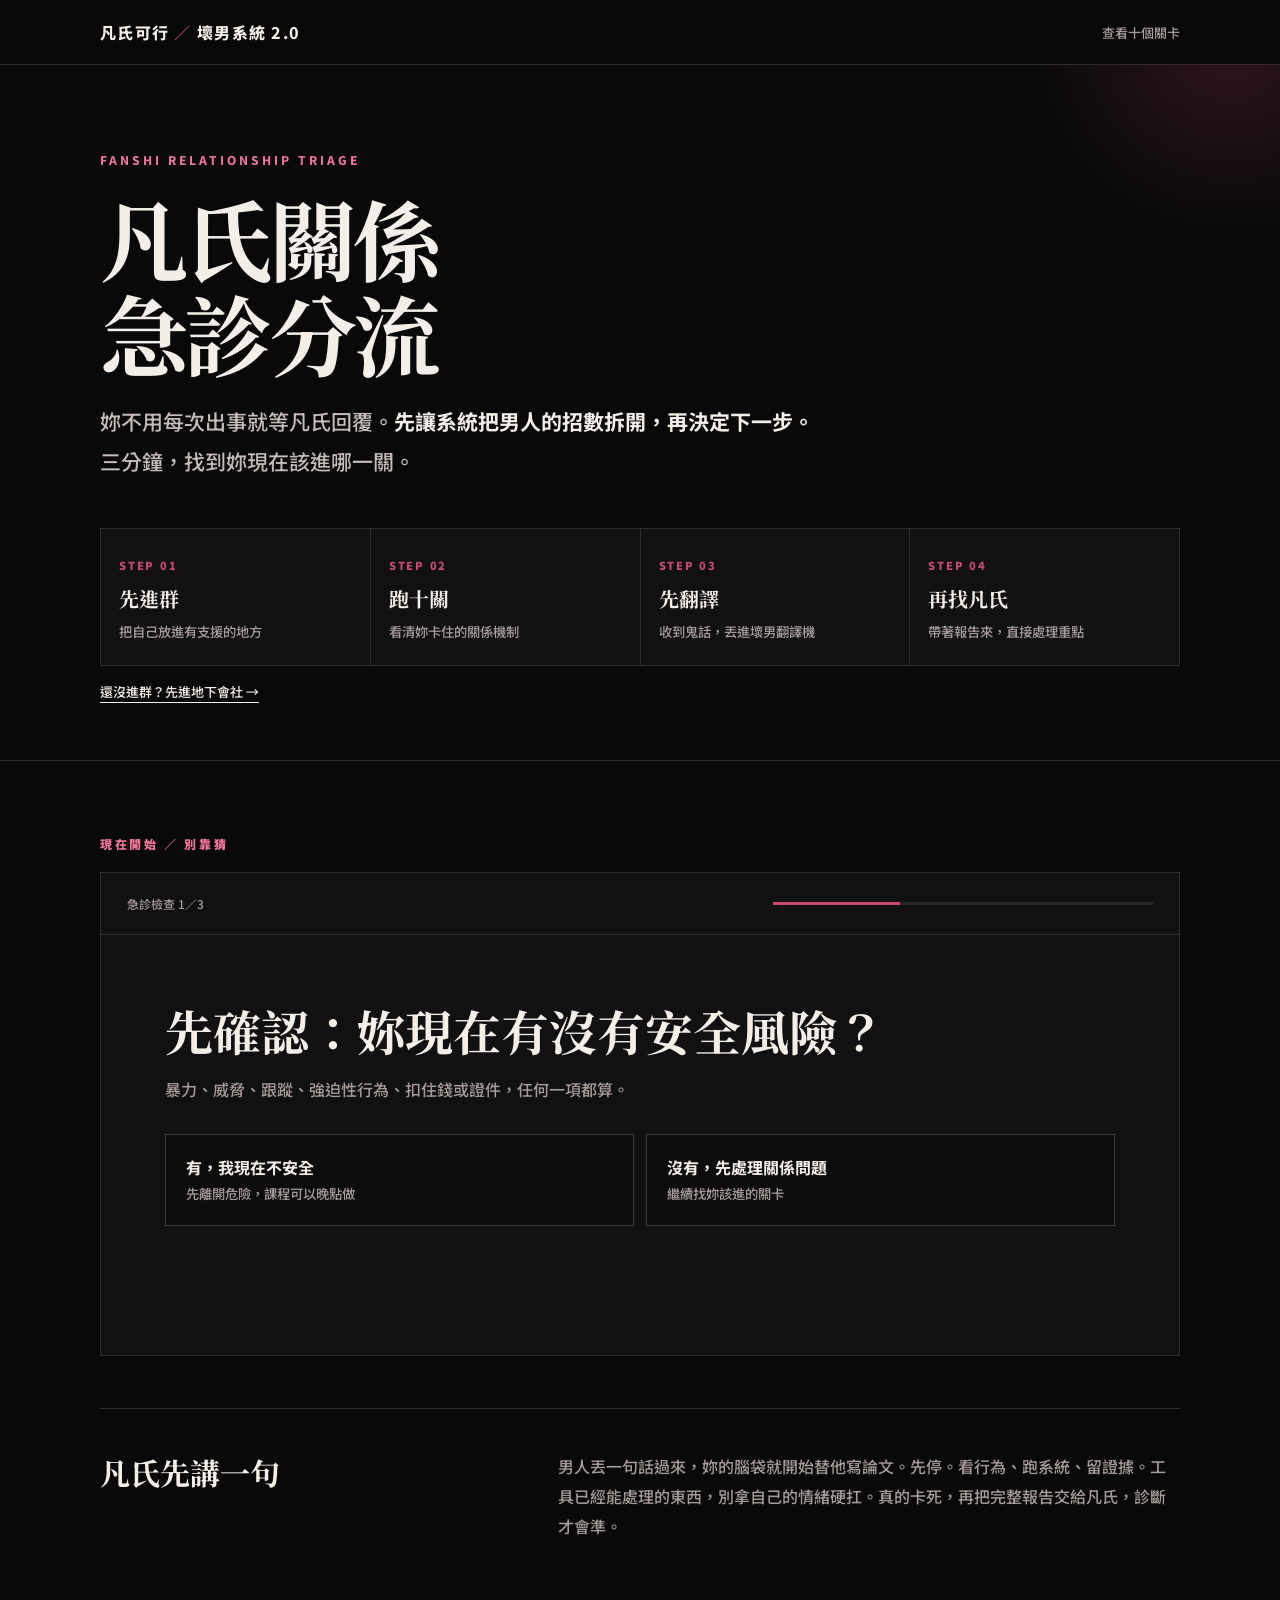
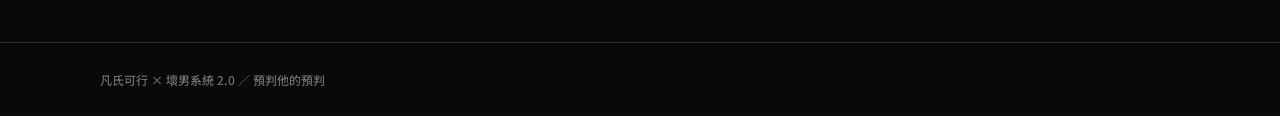
<file: sop/index.html>
<!doctype html>
<html lang="zh-Hant">
<head>
  <meta charset="utf-8">
  <meta name="viewport" content="width=device-width,initial-scale=1,viewport-fit=cover">
  <meta name="theme-color" content="#09090a">
  <title>凡氏關係急診分流｜先過系統，再找本人</title>
  <link rel="preconnect" href="https://fonts.googleapis.com">
  <link rel="preconnect" href="https://fonts.gstatic.com" crossorigin>
  <link href="https://fonts.googleapis.com/css2?family=Noto+Sans+TC:wght@400;500;600;700;900&family=Noto+Serif+TC:wght@600;700;900&display=swap" rel="stylesheet">
  <style>
    :root{--bg:#09090a;--panel:#111012;--panel2:#171316;--ink:#f3eee8;--muted:#a69b99;--line:#342b2e;--berry:#c84b6f;--berry2:#ef7698;--danger:#ff776f;--serif:"Noto Serif TC","Source Han Serif TC",serif;--sans:"Noto Sans TC","Source Han Sans TC",sans-serif}
    *{box-sizing:border-box}html{scroll-behavior:smooth}body{margin:0;background:var(--bg);color:var(--ink);font-family:var(--sans);font-weight:500}button,a{font:inherit}.shell{width:min(1080px,calc(100% - 36px));margin:auto}.topbar{position:sticky;top:0;z-index:20;border-bottom:1px solid var(--line);background:rgba(9,9,10,.94);backdrop-filter:blur(14px)}.topbar .shell{height:64px;display:flex;align-items:center;justify-content:space-between}.brand{color:var(--ink);text-decoration:none;font-weight:800;letter-spacing:.08em}.brand i{color:var(--berry);font-style:normal}.home{color:var(--muted);text-decoration:none;font-size:13px}.hero{padding:86px 0 58px;border-bottom:1px solid var(--line);position:relative;overflow:hidden}.hero:after{content:"";position:absolute;width:420px;height:420px;border-radius:50%;right:-160px;top:-240px;background:radial-gradient(circle,rgba(200,75,111,.2),transparent 68%);pointer-events:none}.eyebrow{color:var(--berry2);font-size:12px;font-weight:800;letter-spacing:.25em}.hero h1{font:700 clamp(44px,8vw,88px)/1.08 var(--serif);letter-spacing:-.04em;margin:22px 0}.lead{max-width:720px;color:#c5bcba;font-size:clamp(17px,2vw,21px);line-height:1.9;margin:0}.lead strong{color:var(--ink)}.flow{display:grid;grid-template-columns:repeat(4,1fr);gap:1px;background:var(--line);border:1px solid var(--line);margin:46px 0 0}.flow div{background:var(--panel);padding:22px 18px;min-height:126px}.flow span{color:var(--berry);font-size:11px;font-weight:900;letter-spacing:.16em}.flow b{display:block;font-family:var(--serif);font-size:20px;margin:9px 0 5px}.flow small{color:var(--muted);line-height:1.55}.quiz-wrap{padding:74px 0 100px}.section-label{color:var(--berry2);font-size:12px;font-weight:900;letter-spacing:.22em}.quiz{margin-top:20px;border:1px solid var(--line);background:var(--panel)}.quiz-head{padding:22px 26px;border-bottom:1px solid var(--line);display:flex;gap:20px;justify-content:space-between;align-items:center}.progress-copy{font-size:12px;color:var(--muted)}.progress{height:3px;flex:1;max-width:380px;background:#2c2628}.progress i{display:block;height:100%;width:25%;background:var(--berry);transition:width .3s}.screen{padding:clamp(28px,6vw,64px);min-height:420px}.screen h2{font:700 clamp(29px,5vw,48px)/1.35 var(--serif);margin:0 0 12px;max-width:820px}.hint{color:var(--muted);line-height:1.8;margin:0 0 30px}.choices{display:grid;grid-template-columns:1fr 1fr;gap:12px}.choice{border:1px solid #41363a;background:#0d0d0e;color:var(--ink);text-align:left;padding:20px;cursor:pointer;transition:.18s;min-height:76px;border-radius:0}.choice:hover,.choice:focus-visible{border-color:var(--berry2);background:#21141a;outline:none;transform:translateY(-1px)}.choice b{display:block;font-size:16px}.choice small{display:block;color:var(--muted);margin-top:5px;line-height:1.55}.result-tag{display:inline-flex;color:var(--berry2);border:1px solid rgba(200,75,111,.45);padding:7px 10px;font-size:11px;font-weight:900;letter-spacing:.13em;margin-bottom:20px}.diagnosis{font-size:18px;line-height:1.9;color:#d0c7c5;max-width:780px}.diagnosis strong{color:var(--ink)}.actions{display:flex;flex-wrap:wrap;gap:12px;margin-top:30px}.btn{display:inline-flex;justify-content:center;align-items:center;min-height:54px;padding:0 22px;border:1px solid var(--berry);text-decoration:none;font-weight:800;cursor:pointer}.btn.primary{background:var(--berry);color:white}.btn.secondary{background:transparent;color:var(--ink)}.btn:hover{filter:brightness(1.12)}.evidence{margin-top:30px;border-left:3px solid var(--berry);background:#0d0d0e;padding:20px 22px}.evidence b{font-family:var(--serif);font-size:18px}.evidence ol{color:var(--muted);line-height:1.9;padding-left:20px;margin-bottom:0}.restart{margin-top:26px;background:none;border:0;color:var(--muted);text-decoration:underline;cursor:pointer;padding:0}.danger-card{border-color:#633d3a}.danger-card .result-tag{color:#ffaaa5;border-color:#75413d}.danger-card .diagnosis strong{color:#ffaaa5}.principle{margin-top:52px;display:grid;grid-template-columns:.8fr 1.2fr;gap:44px;border-top:1px solid var(--line);padding-top:42px}.principle h3{font:700 30px/1.4 var(--serif);margin:0}.principle p{color:var(--muted);line-height:1.9;margin:0}.footer{border-top:1px solid var(--line);padding:28px 0;color:#756d6b;font-size:12px}.hidden{display:none!important}
    .join-link{display:inline-block;margin-top:16px;color:var(--ink);text-underline-offset:5px;font-size:13px}.join-link:hover{color:var(--berry2)}
    @media(max-width:760px){.shell{width:min(100% - 24px,1080px)}.topbar .shell{height:58px}.hero{padding:58px 0 42px}.hero h1{font-size:45px}.flow{grid-template-columns:1fr 1fr}.flow div{min-height:112px}.quiz-wrap{padding:48px 0 70px}.quiz-head{padding:18px}.screen{padding:28px 18px;min-height:480px}.choices{grid-template-columns:1fr}.choice{min-height:72px}.actions{flex-direction:column}.btn{width:100%}.principle{grid-template-columns:1fr;gap:14px}}
    @media(max-width:420px){.flow{grid-template-columns:1fr}.flow div{min-height:auto}.hero h1{font-size:39px}.home{font-size:11px}}
    @media(prefers-reduced-motion:reduce){html{scroll-behavior:auto}*{transition:none!important}}
  </style>
</head>
<body>
  <header class="topbar"><div class="shell"><a class="brand" href="../">凡氏可行 <i>／</i> 壞男系統 2.0</a><a class="home" href="../">查看十個關卡</a></div></header>
  <main>
    <section class="hero"><div class="shell">
      <div class="eyebrow">FANSHI RELATIONSHIP TRIAGE</div>
      <h1>凡氏關係<br>急診分流</h1>
      <p class="lead">妳不用每次出事就等凡氏回覆。<strong>先讓系統把男人的招數拆開，再決定下一步。</strong>三分鐘，找到妳現在該進哪一關。</p>
      <div class="flow" aria-label="使用流程">
        <div><span>STEP 01</span><b>先進群</b><small>把自己放進有支援的地方</small></div>
        <div><span>STEP 02</span><b>跑十關</b><small>看清妳卡住的關係機制</small></div>
        <div><span>STEP 03</span><b>先翻譯</b><small>收到鬼話，丟進壞男翻譯機</small></div>
        <div><span>STEP 04</span><b>再找凡氏</b><small>帶著報告來，直接處理重點</small></div>
      </div>
      <a class="join-link" href="https://www.skool.com/underground-society?c=364a6b5230a1435daeea548ea0faeb6a&amp;s=newest-cm&amp;fl=&amp;utm_campaign=skool_link_classroom&amp;utm_content=af48501eb4214807a0475f60e15d6591" target="_blank" rel="noopener">還沒進群？先進地下會社 →</a>
    </div></section>

    <section class="quiz-wrap"><div class="shell">
      <div class="section-label">現在開始 ／ 別靠猜</div>
      <div class="quiz" id="quiz">
        <div class="quiz-head"><span class="progress-copy" id="progressCopy">急診檢查 1／3</span><div class="progress"><i id="progressBar"></i></div></div>
        <div class="screen" id="screen" aria-live="polite"></div>
      </div>
      <div class="principle"><h3>凡氏先講一句</h3><p>男人丟一句話過來，妳的腦袋就開始替他寫論文。先停。看行為、跑系統、留證據。工具已經能處理的東西，別拿自己的情緒硬扛。真的卡死，再把完整報告交給凡氏，診斷才會準。</p></div>
    </div></section>
  </main>
  <footer class="footer"><div class="shell">凡氏可行 × 壞男系統 2.0 ／ 預判他的預判</div></footer>
  <script>
    const lessons={
      1:{title:'第一篇｜關係驗屍室',tag:'從這裡開刀',text:'妳現在滿腦子都是「他到底愛不愛我」，卻說不清這段關係爛在哪。先做完整驗屍。把低位、免費供貨、需求感和好騙訊號全部攤開。',url:'../lesson-01/'},
      2:{title:'第二篇｜他在測妳有多好拿',tag:'底線正在被試探',text:'他已經在踩妳的線，看妳會忍到哪裡。一次吞下去，他就知道下次可以踩更重。先把測試手法抓出來。',url:'../lesson-02/'},
      3:{title:'第三篇｜男人成分表',tag:'先驗貨，別急著投資',text:'妳連眼前這個男人是什麼貨色都還沒看清，就急著投入感情。先看他的穩定度、責任感和風險成分。',url:'../lesson-03/'},
      4:{title:'第四篇｜快速親密檢查',tag:'感情升溫快得有鬼',text:'認識沒多久，他就像找了妳一輩子。話講得滿，關係衝得快，真實投入卻少得可憐。先查這份親密感有多少水分。',url:'../lesson-04/'},
      5:{title:'第五篇｜壞男翻譯機',tag:'剛收到訊息，先別回',text:'妳現在最容易犯的錯，就是用自己的善意翻譯他的鬼話。把原文貼進去，先看他在閃責任、吊胃口，還是留後路。',url:'../lesson-05/'},
      6:{title:'第六篇｜忽冷忽熱循環',tag:'妳被他的溫度牽著走',text:'他一靠近妳就活過來，他一消失妳就崩。這個循環正在把妳訓練成等他發糖的人。先看清楚每一次冷熱切換。',url:'../lesson-06/'},
      7:{title:'第七篇｜伴侶待遇零責任',tag:'妳在供貨，他在爽',text:'陪伴、情緒、性、照顧，妳全給了。他需要扛的承諾和責任，一樣都沒上桌。把妳送出去的待遇和他逃掉的責任列清楚。',url:'../lesson-07/'},
      8:{title:'第八篇｜未來支票兌現所',tag:'別再拿承諾當現金',text:'他很會談以後，卻永遠沒有日期、安排和動作。去查每一張支票到底兌現了多少，別再被一句「以後會」續命。',url:'../lesson-08/'},
      9:{title:'第九篇｜備胎養殖場',tag:'他的選項不只妳',text:'前任、曖昧對象、交友軟體和一堆說不清的女人，全部在替他製造競爭。去看妳是不是正在他的魚池裡自我證明。',url:'../lesson-09/'},
      10:{title:'第十篇｜關係總驗屍報告',tag:'該收總報告了',text:'妳已經看過多個局部，現在把整段關係一起結算。別再被單一甜蜜片段洗掉前面九成的爛帳。',url:'../lesson-10/'}
    };
    const groupUrl='https://www.skool.com/underground-society?c=364a6b5230a1435daeea548ea0faeb6a&s=newest-cm&fl=&utm_campaign=skool_link_classroom&utm_content=af48501eb4214807a0475f60e15d6591';
    const screen=document.querySelector('#screen'), progressCopy=document.querySelector('#progressCopy'), progressBar=document.querySelector('#progressBar'), quiz=document.querySelector('#quiz');
    let state={step:1,route:null};
    const setProgress=(step,total=3)=>{progressCopy.textContent=`急診檢查 ${step}／${total}`;progressBar.style.width=`${Math.min(100,step/total*100)}%`};
    const button=(title,value,sub='')=>`<button class="choice" data-value="${value}"><b>${title}</b>${sub?`<small>${sub}</small>`:''}</button>`;
    function bind(handler){screen.querySelectorAll('[data-value]').forEach(el=>el.addEventListener('click',()=>handler(el.dataset.value)))}
    function q1(){setProgress(1);screen.innerHTML=`<h2>先確認：妳現在有沒有安全風險？</h2><p class="hint">暴力、威脅、跟蹤、強迫性行為、扣住錢或證件，任何一項都算。</p><div class="choices">${button('有，我現在不安全','danger','先離開危險，課程可以晚點做')}${button('沒有，先處理關係問題','safe','繼續找妳該進的關卡')}</div>`;bind(v=>v==='danger'?danger():q2())}
    function q2(){setProgress(2);screen.innerHTML=`<h2>今天到底發生什麼事，讓妳跑來這裡？</h2><p class="hint">選最刺、最急的那一件。別選看起來比較體面的答案。</p><div class="choices">${button('他剛傳了一段話，我不知道怎麼回','message')}${button('這段關係一直讓我不舒服','pattern')}${button('我剛進來，完全不知道從哪開始','new')}${button('我已經做過幾篇，想看完整結論','total')}</div>`;bind(v=>{if(v==='message')return toolCheck(5);if(v==='new')return result(1);if(v==='total')return result(10);q3()})}
    function q3(){setProgress(3);screen.innerHTML=`<h2>哪一種爛事，最近最常重演？</h2><p class="hint">不用替他解釋。看他做了什麼。</p><div class="choices">${button('踩底線、酸妳、試妳能忍多少','2')}${button('看不懂這男人到底是什麼貨色','3')}${button('認識很短，親密和承諾衝很快','4')}${button('忽冷忽熱、消失、又突然回來','6')}${button('拿伴侶待遇，卻不扛伴侶責任','7')}${button('一直講未來，永遠沒有具體動作','8')}${button('前任、曖昧、交友軟體搞不清楚','9')}${button('每一項都有，整段已經爛成一團','10')}</div>`;bind(v=>toolCheck(Number(v)))}
    function toolCheck(route){state.route=route;setProgress(3);const l=lessons[route];screen.innerHTML=`<div class="result-tag">先別找凡氏</div><h2>系統已經抓到入口：${l.title}</h2><p class="diagnosis">${l.text}</p><p class="hint">妳做過這個工具，而且手上已經有結果報告了嗎？</p><div class="choices">${button('還沒，我現在就去做','go')}${button('做完了，我還是不知道怎麼處理','stuck')}</div><button class="restart" data-restart>重新檢查</button>`;bind(v=>v==='go'?result(route):escalate(route));screen.querySelector('[data-restart]').onclick=restart}
    function result(route){const l=lessons[route];setProgress(3);screen.innerHTML=`<div class="result-tag">${l.tag}</div><h2>${l.title}</h2><p class="diagnosis">${l.text}</p><div class="actions"><a class="btn primary" href="${l.url}">進入這一關 →</a>${route!==5?'<a class="btn secondary" href="../lesson-05/">先開壞男翻譯機</a>':''}</div><div class="evidence"><b>做完別只看分數</b><ol><li>把結果報告截圖留下來</li><li>記住報告裡最刺妳的那一句</li><li>下次同樣的事發生，先回來對照</li></ol></div><button class="restart" data-restart>重新檢查</button>`;screen.querySelector('[data-restart]').onclick=restart}
    function escalate(route){const l=lessons[route];setProgress(3);screen.innerHTML=`<div class="result-tag">系統跑完，才輪到本人</div><h2>可以找凡氏。先把證據帶齊。</h2><p class="diagnosis">妳已經跑過<strong>${l.title}</strong>，還是卡住。故事先縮短，報告、選項和原始訊息直接交出來。凡氏看得到證據，才抓得到真正的爛點。</p><div class="evidence"><b>發文照這個格式</b><ol><li>目前狀況：用兩句話講清楚發生什麼</li><li>我已經跑過：${l.title}</li><li>最刺中我的結果：貼報告原句</li><li>附上結果截圖，以及對方的原始訊息</li><li>我現在卡住的決定：回、等、談，還是走</li></ol></div><div class="actions"><a class="btn primary" href="${groupUrl}" target="_blank" rel="noopener">帶報告去反殺日記 →</a><a class="btn secondary" href="${l.url}">回去看這一關</a></div><button class="restart" data-restart>重新檢查</button>`;screen.querySelector('[data-restart]').onclick=restart}
    function danger(){setProgress(3);quiz.classList.add('danger-card');screen.innerHTML=`<div class="result-tag">先處理人身安全</div><h2>現在別跟他講道理。先讓自己離開危險。</h2><p class="diagnosis"><strong>找可信任的人陪妳，保留訊息和傷害證據，前往安全地點。</strong>情況正在發生就聯絡當地緊急服務；涉及暴力、跟蹤、性脅迫或控制，請找警方、醫療或專業支援。不要單獨攤牌。</p><div class="actions"><a class="btn primary" href="tel:110">台灣報警 110</a><a class="btn secondary" href="tel:113">保護專線 113</a></div><button class="restart" data-restart>我安全了，重新檢查</button>`;screen.querySelector('[data-restart]').onclick=restart}
    function restart(){state={step:1,route:null};quiz.classList.remove('danger-card');q1();quiz.scrollIntoView({behavior:'smooth',block:'start'})}
    q1();
  </script>
</body>
</html>
</file>
<file: lesson-01/壞男系統2.0_黑金主視覺.css>
@import url("https://fonts.googleapis.com/css2?family=Noto+Sans+TC:wght@400;500;600;700;900&family=Noto+Serif+TC:wght@600;700;900&display=swap");
:root{--b:#070707;--c:#111112;--w:#eee8df;--g:#918a86;--y:#d2a928;--l:rgba(255,255,255,.13)}body{background:radial-gradient(circle at 78% 12%,rgba(210,169,40,.13),transparent 28%),linear-gradient(90deg,#050505,#080808 68%,#0c0a05);font-family:Arial,"Noto Sans TC","PingFang TC",sans-serif}body:before{content:"";position:fixed;inset:0;pointer-events:none;background:linear-gradient(rgba(255,255,255,.022) 1px,transparent 1px),linear-gradient(90deg,rgba(255,255,255,.022) 1px,transparent 1px);background-size:72px 72px;mask-image:linear-gradient(90deg,transparent 15%,#000 90%)}.top{position:relative;z-index:2;height:78px;padding:0 6vw;border-color:rgba(255,255,255,.12);letter-spacing:.12em;background:rgba(7,7,7,.82);backdrop-filter:blur(12px)}.top b{display:inline-grid;place-items:center;width:38px;height:38px;margin-right:12px;border:1px solid rgba(255,255,255,.4);color:var(--w);font-family:"Noto Serif TC","Songti TC",serif;font-size:10px}.wrap{position:relative;z-index:1;width:min(1080px,90vw);padding:105px 0}.hero{min-height:440px;display:flex;flex-direction:column;justify-content:center;border-bottom:1px solid var(--l);padding-bottom:85px;margin-bottom:55px}.ey{display:flex;align-items:center;gap:14px;color:#a49d98;letter-spacing:.28em}.ey:before{content:"";width:38px;height:1px;background:var(--y)}.hero h1{max-width:900px;margin:28px 0;font-family:"Noto Serif TC","Songti TC","Times New Roman",serif;font-size:clamp(56px,7vw,94px);font-weight:500;letter-spacing:-.055em;line-height:1.2}.hero p{max-width:720px;margin:0;color:#8f8884;font-size:15px;line-height:2.1}.rule{margin:0 0 45px;padding:32px 38px;border-color:rgba(210,169,40,.3);background:radial-gradient(circle at 0 0,rgba(210,169,40,.1),transparent 45%),#0d0d0e}.rule b{letter-spacing:.22em}.q{position:relative;margin:0;border-color:var(--l);border-bottom:0;padding:38px 42px;background:#101011}.q:last-child{border-bottom:1px solid var(--l)}.q:hover{background:#131314}.qh{font-size:9px;letter-spacing:.25em}.q h3{max-width:730px;margin:18px 0 24px;font-family:"Noto Serif TC","Songti TC",serif;font-size:22px;font-weight:500}.opts{gap:1px;background:var(--l)}.opts button{min-height:62px;border:0;background:#0d0d0e;padding:17px 20px;font-size:12px;line-height:1.55}.opts button:hover{background:#191816;color:#d5cec4}.opts button.on{outline:1px solid var(--y);outline-offset:-1px;background:linear-gradient(135deg,#201b0e,#12110e);color:#fff}.opts i{display:inline-grid;place-items:center;width:23px;height:23px;border:1px solid #45413b;border-radius:50%}.supply{margin-top:55px;padding:48px;border-color:var(--l);background:radial-gradient(circle at 90% 0,rgba(210,169,40,.1),transparent 32%),#101011}.supply small{letter-spacing:.24em}.supply h3{margin:18px 0 30px;font-family:"Noto Serif TC","Songti TC",serif;font-size:28px;font-weight:500}.checks{gap:1px;background:var(--l)}.checks label{min-height:58px;display:flex;align-items:center;border:0;background:#0c0c0d;padding:16px 19px}.checks label.on{outline:1px solid var(--y);outline-offset:-1px;background:#1a170d}#submit{margin-top:24px;padding:21px;background:#b48e1e;color:#fff;letter-spacing:.16em;transition:.25s}#submit:not(:disabled):hover{background:#d2a928;transform:translateY(-2px);box-shadow:0 18px 55px rgba(210,169,40,.2)}.report{margin-top:70px;border-color:rgba(210,169,40,.35);background:radial-gradient(circle at 85% 10%,rgba(210,169,40,.1),transparent 32%),#0c0c0d;box-shadow:0 35px 100px rgba(0,0,0,.5)}.score{grid-template-columns:300px 1fr}.score>div{padding:52px}.score>div+div{border-color:var(--l)}.score b{display:block;margin-top:17px;font-family:"Times New Roman",serif;font-size:84px;font-weight:400}.score h2{font-family:"Noto Serif TC","Songti TC",serif;font-size:38px;font-weight:500}.table{padding:30px 50px}.row{padding:16px 0;border-color:var(--l);font-size:13px}.verdict{padding:48px 52px;border-color:rgba(210,169,40,.28);background:#17140c}.verdict p{max-width:850px;margin-bottom:0;font-family:"Noto Serif TC","Songti TC",serif;font-size:25px;font-weight:500;line-height:1.8}.again{padding:19px;border-color:rgba(255,255,255,.25);color:#c8c0b5;letter-spacing:.14em}.again:hover{background:#eee8df;color:#111}.foot{padding:70px 0 0;letter-spacing:.12em}@media(max-width:650px){.top{height:66px;padding:0 18px}.top b{width:32px;height:32px}.top div:last-child{font-size:8px}.wrap{width:91vw;padding:62px 0}.hero{min-height:360px;padding-bottom:55px}.hero h1{font-size:47px}.hero p{font-size:13px}.rule,.q,.supply{padding:26px 22px}.q h3{font-size:19px}.score{grid-template-columns:1fr}.score>div{padding:32px}.table{padding:20px}.verdict{padding:32px 25px}.verdict p{font-size:21px}}

/* 統一字體：所有裝置固定載入思源黑體，標題使用思源宋體粗體 */
html body,html body *{font-family:"Noto Sans TC","Source Han Sans TC",sans-serif!important}html body h1,html body h2,html body h3,html body .hero h1,html body .hero h2,html body .section h2,html body .scene h2,html body .score h2,html body .verdict p,html body .community h2,html body .module b,html body .rank strong{font-family:"Noto Serif TC","Source Han Serif TC",serif!important;font-weight:700!important}
</file>
<file: lesson-02/壞男系統2.0_黑金主視覺.css>
@import url("https://fonts.googleapis.com/css2?family=Noto+Sans+TC:wght@400;500;600;700;900&family=Noto+Serif+TC:wght@600;700;900&display=swap");
:root{--b:#070707;--c:#111112;--w:#eee8df;--g:#918a86;--y:#d2a928;--l:rgba(255,255,255,.13)}body{background:radial-gradient(circle at 78% 12%,rgba(210,169,40,.13),transparent 28%),linear-gradient(90deg,#050505,#080808 68%,#0c0a05);font-family:Arial,"Noto Sans TC","PingFang TC",sans-serif}body:before{content:"";position:fixed;inset:0;pointer-events:none;background:linear-gradient(rgba(255,255,255,.022) 1px,transparent 1px),linear-gradient(90deg,rgba(255,255,255,.022) 1px,transparent 1px);background-size:72px 72px;mask-image:linear-gradient(90deg,transparent 15%,#000 90%)}.top{position:relative;z-index:2;height:78px;padding:0 6vw;border-color:rgba(255,255,255,.12);letter-spacing:.12em;background:rgba(7,7,7,.82);backdrop-filter:blur(12px)}.top b{display:inline-grid;place-items:center;width:38px;height:38px;margin-right:12px;border:1px solid rgba(255,255,255,.4);color:var(--w);font-family:"Noto Serif TC","Songti TC",serif;font-size:10px}.wrap{position:relative;z-index:1;width:min(1080px,90vw);padding:105px 0}.hero{min-height:440px;display:flex;flex-direction:column;justify-content:center;border-bottom:1px solid var(--l);padding-bottom:85px;margin-bottom:55px}.ey{display:flex;align-items:center;gap:14px;color:#a49d98;letter-spacing:.28em}.ey:before{content:"";width:38px;height:1px;background:var(--y)}.hero h1{max-width:900px;margin:28px 0;font-family:"Noto Serif TC","Songti TC","Times New Roman",serif;font-size:clamp(56px,7vw,94px);font-weight:500;letter-spacing:-.055em;line-height:1.2}.hero p{max-width:720px;margin:0;color:#8f8884;font-size:15px;line-height:2.1}.rule{margin:0 0 45px;padding:32px 38px;border-color:rgba(210,169,40,.3);background:radial-gradient(circle at 0 0,rgba(210,169,40,.1),transparent 45%),#0d0d0e}.rule b{letter-spacing:.22em}.q{position:relative;margin:0;border-color:var(--l);border-bottom:0;padding:38px 42px;background:#101011}.q:last-child{border-bottom:1px solid var(--l)}.q:hover{background:#131314}.qh{font-size:9px;letter-spacing:.25em}.q h3{max-width:730px;margin:18px 0 24px;font-family:"Noto Serif TC","Songti TC",serif;font-size:22px;font-weight:500}.opts{gap:1px;background:var(--l)}.opts button{min-height:62px;border:0;background:#0d0d0e;padding:17px 20px;font-size:12px;line-height:1.55}.opts button:hover{background:#191816;color:#d5cec4}.opts button.on{outline:1px solid var(--y);outline-offset:-1px;background:linear-gradient(135deg,#201b0e,#12110e);color:#fff}.opts i{display:inline-grid;place-items:center;width:23px;height:23px;border:1px solid #45413b;border-radius:50%}.supply{margin-top:55px;padding:48px;border-color:var(--l);background:radial-gradient(circle at 90% 0,rgba(210,169,40,.1),transparent 32%),#101011}.supply small{letter-spacing:.24em}.supply h3{margin:18px 0 30px;font-family:"Noto Serif TC","Songti TC",serif;font-size:28px;font-weight:500}.checks{gap:1px;background:var(--l)}.checks label{min-height:58px;display:flex;align-items:center;border:0;background:#0c0c0d;padding:16px 19px}.checks label.on{outline:1px solid var(--y);outline-offset:-1px;background:#1a170d}#submit{margin-top:24px;padding:21px;background:#b48e1e;color:#fff;letter-spacing:.16em;transition:.25s}#submit:not(:disabled):hover{background:#d2a928;transform:translateY(-2px);box-shadow:0 18px 55px rgba(210,169,40,.2)}.report{margin-top:70px;border-color:rgba(210,169,40,.35);background:radial-gradient(circle at 85% 10%,rgba(210,169,40,.1),transparent 32%),#0c0c0d;box-shadow:0 35px 100px rgba(0,0,0,.5)}.score{grid-template-columns:300px 1fr}.score>div{padding:52px}.score>div+div{border-color:var(--l)}.score b{display:block;margin-top:17px;font-family:"Times New Roman",serif;font-size:84px;font-weight:400}.score h2{font-family:"Noto Serif TC","Songti TC",serif;font-size:38px;font-weight:500}.table{padding:30px 50px}.row{padding:16px 0;border-color:var(--l);font-size:13px}.verdict{padding:48px 52px;border-color:rgba(210,169,40,.28);background:#17140c}.verdict p{max-width:850px;margin-bottom:0;font-family:"Noto Serif TC","Songti TC",serif;font-size:25px;font-weight:500;line-height:1.8}.again{padding:19px;border-color:rgba(255,255,255,.25);color:#c8c0b5;letter-spacing:.14em}.again:hover{background:#eee8df;color:#111}.foot{padding:70px 0 0;letter-spacing:.12em}@media(max-width:650px){.top{height:66px;padding:0 18px}.top b{width:32px;height:32px}.top div:last-child{font-size:8px}.wrap{width:91vw;padding:62px 0}.hero{min-height:360px;padding-bottom:55px}.hero h1{font-size:47px}.hero p{font-size:13px}.rule,.q,.supply{padding:26px 22px}.q h3{font-size:19px}.score{grid-template-columns:1fr}.score>div{padding:32px}.table{padding:20px}.verdict{padding:32px 25px}.verdict p{font-size:21px}}

/* 統一字體：所有裝置固定載入思源黑體，標題使用思源宋體粗體 */
html body,html body *{font-family:"Noto Sans TC","Source Han Sans TC",sans-serif!important}html body h1,html body h2,html body h3,html body .hero h1,html body .hero h2,html body .section h2,html body .scene h2,html body .score h2,html body .verdict p,html body .community h2,html body .module b,html body .rank strong{font-family:"Noto Serif TC","Source Han Serif TC",serif!important;font-weight:700!important}
</file>
<file: lesson-03/壞男系統2.0_黑金主視覺.css>
@import url("https://fonts.googleapis.com/css2?family=Noto+Sans+TC:wght@400;500;600;700;900&family=Noto+Serif+TC:wght@600;700;900&display=swap");
:root{--b:#070707;--c:#111112;--w:#eee8df;--g:#918a86;--y:#d2a928;--l:rgba(255,255,255,.13)}body{background:radial-gradient(circle at 78% 12%,rgba(210,169,40,.13),transparent 28%),linear-gradient(90deg,#050505,#080808 68%,#0c0a05);font-family:Arial,"Noto Sans TC","PingFang TC",sans-serif}body:before{content:"";position:fixed;inset:0;pointer-events:none;background:linear-gradient(rgba(255,255,255,.022) 1px,transparent 1px),linear-gradient(90deg,rgba(255,255,255,.022) 1px,transparent 1px);background-size:72px 72px;mask-image:linear-gradient(90deg,transparent 15%,#000 90%)}.top{position:relative;z-index:2;height:78px;padding:0 6vw;border-color:rgba(255,255,255,.12);letter-spacing:.12em;background:rgba(7,7,7,.82);backdrop-filter:blur(12px)}.top b{display:inline-grid;place-items:center;width:38px;height:38px;margin-right:12px;border:1px solid rgba(255,255,255,.4);color:var(--w);font-family:"Noto Serif TC","Songti TC",serif;font-size:10px}.wrap{position:relative;z-index:1;width:min(1080px,90vw);padding:105px 0}.hero{min-height:440px;display:flex;flex-direction:column;justify-content:center;border-bottom:1px solid var(--l);padding-bottom:85px;margin-bottom:55px}.ey{display:flex;align-items:center;gap:14px;color:#a49d98;letter-spacing:.28em}.ey:before{content:"";width:38px;height:1px;background:var(--y)}.hero h1{max-width:900px;margin:28px 0;font-family:"Noto Serif TC","Songti TC","Times New Roman",serif;font-size:clamp(56px,7vw,94px);font-weight:500;letter-spacing:-.055em;line-height:1.2}.hero p{max-width:720px;margin:0;color:#8f8884;font-size:15px;line-height:2.1}.rule{margin:0 0 45px;padding:32px 38px;border-color:rgba(210,169,40,.3);background:radial-gradient(circle at 0 0,rgba(210,169,40,.1),transparent 45%),#0d0d0e}.rule b{letter-spacing:.22em}.q{position:relative;margin:0;border-color:var(--l);border-bottom:0;padding:38px 42px;background:#101011}.q:last-child{border-bottom:1px solid var(--l)}.q:hover{background:#131314}.qh{font-size:9px;letter-spacing:.25em}.q h3{max-width:730px;margin:18px 0 24px;font-family:"Noto Serif TC","Songti TC",serif;font-size:22px;font-weight:500}.opts{gap:1px;background:var(--l)}.opts button{min-height:62px;border:0;background:#0d0d0e;padding:17px 20px;font-size:12px;line-height:1.55}.opts button:hover{background:#191816;color:#d5cec4}.opts button.on{outline:1px solid var(--y);outline-offset:-1px;background:linear-gradient(135deg,#201b0e,#12110e);color:#fff}.opts i{display:inline-grid;place-items:center;width:23px;height:23px;border:1px solid #45413b;border-radius:50%}.supply{margin-top:55px;padding:48px;border-color:var(--l);background:radial-gradient(circle at 90% 0,rgba(210,169,40,.1),transparent 32%),#101011}.supply small{letter-spacing:.24em}.supply h3{margin:18px 0 30px;font-family:"Noto Serif TC","Songti TC",serif;font-size:28px;font-weight:500}.checks{gap:1px;background:var(--l)}.checks label{min-height:58px;display:flex;align-items:center;border:0;background:#0c0c0d;padding:16px 19px}.checks label.on{outline:1px solid var(--y);outline-offset:-1px;background:#1a170d}#submit{margin-top:24px;padding:21px;background:#b48e1e;color:#fff;letter-spacing:.16em;transition:.25s}#submit:not(:disabled):hover{background:#d2a928;transform:translateY(-2px);box-shadow:0 18px 55px rgba(210,169,40,.2)}.report{margin-top:70px;border-color:rgba(210,169,40,.35);background:radial-gradient(circle at 85% 10%,rgba(210,169,40,.1),transparent 32%),#0c0c0d;box-shadow:0 35px 100px rgba(0,0,0,.5)}.score{grid-template-columns:300px 1fr}.score>div{padding:52px}.score>div+div{border-color:var(--l)}.score b{display:block;margin-top:17px;font-family:"Times New Roman",serif;font-size:84px;font-weight:400}.score h2{font-family:"Noto Serif TC","Songti TC",serif;font-size:38px;font-weight:500}.table{padding:30px 50px}.row{padding:16px 0;border-color:var(--l);font-size:13px}.verdict{padding:48px 52px;border-color:rgba(210,169,40,.28);background:#17140c}.verdict p{max-width:850px;margin-bottom:0;font-family:"Noto Serif TC","Songti TC",serif;font-size:25px;font-weight:500;line-height:1.8}.again{padding:19px;border-color:rgba(255,255,255,.25);color:#c8c0b5;letter-spacing:.14em}.again:hover{background:#eee8df;color:#111}.foot{padding:70px 0 0;letter-spacing:.12em}@media(max-width:650px){.top{height:66px;padding:0 18px}.top b{width:32px;height:32px}.top div:last-child{font-size:8px}.wrap{width:91vw;padding:62px 0}.hero{min-height:360px;padding-bottom:55px}.hero h1{font-size:47px}.hero p{font-size:13px}.rule,.q,.supply{padding:26px 22px}.q h3{font-size:19px}.score{grid-template-columns:1fr}.score>div{padding:32px}.table{padding:20px}.verdict{padding:32px 25px}.verdict p{font-size:21px}}

/* 統一字體：所有裝置固定載入思源黑體，標題使用思源宋體粗體 */
html body,html body *{font-family:"Noto Sans TC","Source Han Sans TC",sans-serif!important}html body h1,html body h2,html body h3,html body .hero h1,html body .hero h2,html body .section h2,html body .scene h2,html body .score h2,html body .verdict p,html body .community h2,html body .module b,html body .rank strong{font-family:"Noto Serif TC","Source Han Serif TC",serif!important;font-weight:700!important}
</file>
<file: lesson-04/壞男系統2.0_黑金主視覺.css>
@import url("https://fonts.googleapis.com/css2?family=Noto+Sans+TC:wght@400;500;600;700;900&family=Noto+Serif+TC:wght@600;700;900&display=swap");
:root{--b:#070707;--c:#111112;--w:#eee8df;--g:#918a86;--y:#d2a928;--l:rgba(255,255,255,.13)}body{background:radial-gradient(circle at 78% 12%,rgba(210,169,40,.13),transparent 28%),linear-gradient(90deg,#050505,#080808 68%,#0c0a05);font-family:Arial,"Noto Sans TC","PingFang TC",sans-serif}body:before{content:"";position:fixed;inset:0;pointer-events:none;background:linear-gradient(rgba(255,255,255,.022) 1px,transparent 1px),linear-gradient(90deg,rgba(255,255,255,.022) 1px,transparent 1px);background-size:72px 72px;mask-image:linear-gradient(90deg,transparent 15%,#000 90%)}.top{position:relative;z-index:2;height:78px;padding:0 6vw;border-color:rgba(255,255,255,.12);letter-spacing:.12em;background:rgba(7,7,7,.82);backdrop-filter:blur(12px)}.top b{display:inline-grid;place-items:center;width:38px;height:38px;margin-right:12px;border:1px solid rgba(255,255,255,.4);color:var(--w);font-family:"Noto Serif TC","Songti TC",serif;font-size:10px}.wrap{position:relative;z-index:1;width:min(1080px,90vw);padding:105px 0}.hero{min-height:440px;display:flex;flex-direction:column;justify-content:center;border-bottom:1px solid var(--l);padding-bottom:85px;margin-bottom:55px}.ey{display:flex;align-items:center;gap:14px;color:#a49d98;letter-spacing:.28em}.ey:before{content:"";width:38px;height:1px;background:var(--y)}.hero h1{max-width:900px;margin:28px 0;font-family:"Noto Serif TC","Songti TC","Times New Roman",serif;font-size:clamp(56px,7vw,94px);font-weight:500;letter-spacing:-.055em;line-height:1.2}.hero p{max-width:720px;margin:0;color:#8f8884;font-size:15px;line-height:2.1}.rule{margin:0 0 45px;padding:32px 38px;border-color:rgba(210,169,40,.3);background:radial-gradient(circle at 0 0,rgba(210,169,40,.1),transparent 45%),#0d0d0e}.rule b{letter-spacing:.22em}.q{position:relative;margin:0;border-color:var(--l);border-bottom:0;padding:38px 42px;background:#101011}.q:last-child{border-bottom:1px solid var(--l)}.q:hover{background:#131314}.qh{font-size:9px;letter-spacing:.25em}.q h3{max-width:730px;margin:18px 0 24px;font-family:"Noto Serif TC","Songti TC",serif;font-size:22px;font-weight:500}.opts{gap:1px;background:var(--l)}.opts button{min-height:62px;border:0;background:#0d0d0e;padding:17px 20px;font-size:12px;line-height:1.55}.opts button:hover{background:#191816;color:#d5cec4}.opts button.on{outline:1px solid var(--y);outline-offset:-1px;background:linear-gradient(135deg,#201b0e,#12110e);color:#fff}.opts i{display:inline-grid;place-items:center;width:23px;height:23px;border:1px solid #45413b;border-radius:50%}.supply{margin-top:55px;padding:48px;border-color:var(--l);background:radial-gradient(circle at 90% 0,rgba(210,169,40,.1),transparent 32%),#101011}.supply small{letter-spacing:.24em}.supply h3{margin:18px 0 30px;font-family:"Noto Serif TC","Songti TC",serif;font-size:28px;font-weight:500}.checks{gap:1px;background:var(--l)}.checks label{min-height:58px;display:flex;align-items:center;border:0;background:#0c0c0d;padding:16px 19px}.checks label.on{outline:1px solid var(--y);outline-offset:-1px;background:#1a170d}#submit{margin-top:24px;padding:21px;background:#b48e1e;color:#fff;letter-spacing:.16em;transition:.25s}#submit:not(:disabled):hover{background:#d2a928;transform:translateY(-2px);box-shadow:0 18px 55px rgba(210,169,40,.2)}.report{margin-top:70px;border-color:rgba(210,169,40,.35);background:radial-gradient(circle at 85% 10%,rgba(210,169,40,.1),transparent 32%),#0c0c0d;box-shadow:0 35px 100px rgba(0,0,0,.5)}.score{grid-template-columns:300px 1fr}.score>div{padding:52px}.score>div+div{border-color:var(--l)}.score b{display:block;margin-top:17px;font-family:"Times New Roman",serif;font-size:84px;font-weight:400}.score h2{font-family:"Noto Serif TC","Songti TC",serif;font-size:38px;font-weight:500}.table{padding:30px 50px}.row{padding:16px 0;border-color:var(--l);font-size:13px}.verdict{padding:48px 52px;border-color:rgba(210,169,40,.28);background:#17140c}.verdict p{max-width:850px;margin-bottom:0;font-family:"Noto Serif TC","Songti TC",serif;font-size:25px;font-weight:500;line-height:1.8}.again{padding:19px;border-color:rgba(255,255,255,.25);color:#c8c0b5;letter-spacing:.14em}.again:hover{background:#eee8df;color:#111}.foot{padding:70px 0 0;letter-spacing:.12em}@media(max-width:650px){.top{height:66px;padding:0 18px}.top b{width:32px;height:32px}.top div:last-child{font-size:8px}.wrap{width:91vw;padding:62px 0}.hero{min-height:360px;padding-bottom:55px}.hero h1{font-size:47px}.hero p{font-size:13px}.rule,.q,.supply{padding:26px 22px}.q h3{font-size:19px}.score{grid-template-columns:1fr}.score>div{padding:32px}.table{padding:20px}.verdict{padding:32px 25px}.verdict p{font-size:21px}}

/* 統一字體：所有裝置固定載入思源黑體，標題使用思源宋體粗體 */
html body,html body *{font-family:"Noto Sans TC","Source Han Sans TC",sans-serif!important}html body h1,html body h2,html body h3,html body .hero h1,html body .hero h2,html body .section h2,html body .scene h2,html body .score h2,html body .verdict p,html body .community h2,html body .module b,html body .rank strong{font-family:"Noto Serif TC","Source Han Serif TC",serif!important;font-weight:700!important}
</file>
<file: lesson-05/壞男系統2.0_黑金主視覺.css>
@import url("https://fonts.googleapis.com/css2?family=Noto+Sans+TC:wght@400;500;600;700;900&family=Noto+Serif+TC:wght@600;700;900&display=swap");
:root{--b:#070707;--c:#111112;--w:#eee8df;--g:#918a86;--y:#d2a928;--l:rgba(255,255,255,.13)}body{background:radial-gradient(circle at 78% 12%,rgba(210,169,40,.13),transparent 28%),linear-gradient(90deg,#050505,#080808 68%,#0c0a05);font-family:Arial,"Noto Sans TC","PingFang TC",sans-serif}body:before{content:"";position:fixed;inset:0;pointer-events:none;background:linear-gradient(rgba(255,255,255,.022) 1px,transparent 1px),linear-gradient(90deg,rgba(255,255,255,.022) 1px,transparent 1px);background-size:72px 72px;mask-image:linear-gradient(90deg,transparent 15%,#000 90%)}.top{position:relative;z-index:2;height:78px;padding:0 6vw;border-color:rgba(255,255,255,.12);letter-spacing:.12em;background:rgba(7,7,7,.82);backdrop-filter:blur(12px)}.top b{display:inline-grid;place-items:center;width:38px;height:38px;margin-right:12px;border:1px solid rgba(255,255,255,.4);color:var(--w);font-family:"Noto Serif TC","Songti TC",serif;font-size:10px}.wrap{position:relative;z-index:1;width:min(1080px,90vw);padding:105px 0}.hero{min-height:440px;display:flex;flex-direction:column;justify-content:center;border-bottom:1px solid var(--l);padding-bottom:85px;margin-bottom:55px}.ey{display:flex;align-items:center;gap:14px;color:#a49d98;letter-spacing:.28em}.ey:before{content:"";width:38px;height:1px;background:var(--y)}.hero h1{max-width:900px;margin:28px 0;font-family:"Noto Serif TC","Songti TC","Times New Roman",serif;font-size:clamp(56px,7vw,94px);font-weight:500;letter-spacing:-.055em;line-height:1.2}.hero p{max-width:720px;margin:0;color:#8f8884;font-size:15px;line-height:2.1}.rule{margin:0 0 45px;padding:32px 38px;border-color:rgba(210,169,40,.3);background:radial-gradient(circle at 0 0,rgba(210,169,40,.1),transparent 45%),#0d0d0e}.rule b{letter-spacing:.22em}.q{position:relative;margin:0;border-color:var(--l);border-bottom:0;padding:38px 42px;background:#101011}.q:last-child{border-bottom:1px solid var(--l)}.q:hover{background:#131314}.qh{font-size:9px;letter-spacing:.25em}.q h3{max-width:730px;margin:18px 0 24px;font-family:"Noto Serif TC","Songti TC",serif;font-size:22px;font-weight:500}.opts{gap:1px;background:var(--l)}.opts button{min-height:62px;border:0;background:#0d0d0e;padding:17px 20px;font-size:12px;line-height:1.55}.opts button:hover{background:#191816;color:#d5cec4}.opts button.on{outline:1px solid var(--y);outline-offset:-1px;background:linear-gradient(135deg,#201b0e,#12110e);color:#fff}.opts i{display:inline-grid;place-items:center;width:23px;height:23px;border:1px solid #45413b;border-radius:50%}.supply{margin-top:55px;padding:48px;border-color:var(--l);background:radial-gradient(circle at 90% 0,rgba(210,169,40,.1),transparent 32%),#101011}.supply small{letter-spacing:.24em}.supply h3{margin:18px 0 30px;font-family:"Noto Serif TC","Songti TC",serif;font-size:28px;font-weight:500}.checks{gap:1px;background:var(--l)}.checks label{min-height:58px;display:flex;align-items:center;border:0;background:#0c0c0d;padding:16px 19px}.checks label.on{outline:1px solid var(--y);outline-offset:-1px;background:#1a170d}#submit{margin-top:24px;padding:21px;background:#b48e1e;color:#fff;letter-spacing:.16em;transition:.25s}#submit:not(:disabled):hover{background:#d2a928;transform:translateY(-2px);box-shadow:0 18px 55px rgba(210,169,40,.2)}.report{margin-top:70px;border-color:rgba(210,169,40,.35);background:radial-gradient(circle at 85% 10%,rgba(210,169,40,.1),transparent 32%),#0c0c0d;box-shadow:0 35px 100px rgba(0,0,0,.5)}.score{grid-template-columns:300px 1fr}.score>div{padding:52px}.score>div+div{border-color:var(--l)}.score b{display:block;margin-top:17px;font-family:"Times New Roman",serif;font-size:84px;font-weight:400}.score h2{font-family:"Noto Serif TC","Songti TC",serif;font-size:38px;font-weight:500}.table{padding:30px 50px}.row{padding:16px 0;border-color:var(--l);font-size:13px}.verdict{padding:48px 52px;border-color:rgba(210,169,40,.28);background:#17140c}.verdict p{max-width:850px;margin-bottom:0;font-family:"Noto Serif TC","Songti TC",serif;font-size:25px;font-weight:500;line-height:1.8}.again{padding:19px;border-color:rgba(255,255,255,.25);color:#c8c0b5;letter-spacing:.14em}.again:hover{background:#eee8df;color:#111}.foot{padding:70px 0 0;letter-spacing:.12em}@media(max-width:650px){.top{height:66px;padding:0 18px}.top b{width:32px;height:32px}.top div:last-child{font-size:8px}.wrap{width:91vw;padding:62px 0}.hero{min-height:360px;padding-bottom:55px}.hero h1{font-size:47px}.hero p{font-size:13px}.rule,.q,.supply{padding:26px 22px}.q h3{font-size:19px}.score{grid-template-columns:1fr}.score>div{padding:32px}.table{padding:20px}.verdict{padding:32px 25px}.verdict p{font-size:21px}}

/* 統一字體：所有裝置固定載入思源黑體，標題使用思源宋體粗體 */
html body,html body *{font-family:"Noto Sans TC","Source Han Sans TC",sans-serif!important}html body h1,html body h2,html body h3,html body .hero h1,html body .hero h2,html body .section h2,html body .scene h2,html body .score h2,html body .verdict p,html body .community h2,html body .module b,html body .rank strong{font-family:"Noto Serif TC","Source Han Serif TC",serif!important;font-weight:700!important}
</file>
<file: lesson-06/壞男系統2.0_黑金主視覺.css>
@import url("https://fonts.googleapis.com/css2?family=Noto+Sans+TC:wght@400;500;600;700;900&family=Noto+Serif+TC:wght@600;700;900&display=swap");
:root{--b:#070707;--c:#111112;--w:#eee8df;--g:#918a86;--y:#d2a928;--l:rgba(255,255,255,.13)}body{background:radial-gradient(circle at 78% 12%,rgba(210,169,40,.13),transparent 28%),linear-gradient(90deg,#050505,#080808 68%,#0c0a05);font-family:Arial,"Noto Sans TC","PingFang TC",sans-serif}body:before{content:"";position:fixed;inset:0;pointer-events:none;background:linear-gradient(rgba(255,255,255,.022) 1px,transparent 1px),linear-gradient(90deg,rgba(255,255,255,.022) 1px,transparent 1px);background-size:72px 72px;mask-image:linear-gradient(90deg,transparent 15%,#000 90%)}.top{position:relative;z-index:2;height:78px;padding:0 6vw;border-color:rgba(255,255,255,.12);letter-spacing:.12em;background:rgba(7,7,7,.82);backdrop-filter:blur(12px)}.top b{display:inline-grid;place-items:center;width:38px;height:38px;margin-right:12px;border:1px solid rgba(255,255,255,.4);color:var(--w);font-family:"Noto Serif TC","Songti TC",serif;font-size:10px}.wrap{position:relative;z-index:1;width:min(1080px,90vw);padding:105px 0}.hero{min-height:440px;display:flex;flex-direction:column;justify-content:center;border-bottom:1px solid var(--l);padding-bottom:85px;margin-bottom:55px}.ey{display:flex;align-items:center;gap:14px;color:#a49d98;letter-spacing:.28em}.ey:before{content:"";width:38px;height:1px;background:var(--y)}.hero h1{max-width:900px;margin:28px 0;font-family:"Noto Serif TC","Songti TC","Times New Roman",serif;font-size:clamp(56px,7vw,94px);font-weight:500;letter-spacing:-.055em;line-height:1.2}.hero p{max-width:720px;margin:0;color:#8f8884;font-size:15px;line-height:2.1}.rule{margin:0 0 45px;padding:32px 38px;border-color:rgba(210,169,40,.3);background:radial-gradient(circle at 0 0,rgba(210,169,40,.1),transparent 45%),#0d0d0e}.rule b{letter-spacing:.22em}.q{position:relative;margin:0;border-color:var(--l);border-bottom:0;padding:38px 42px;background:#101011}.q:last-child{border-bottom:1px solid var(--l)}.q:hover{background:#131314}.qh{font-size:9px;letter-spacing:.25em}.q h3{max-width:730px;margin:18px 0 24px;font-family:"Noto Serif TC","Songti TC",serif;font-size:22px;font-weight:500}.opts{gap:1px;background:var(--l)}.opts button{min-height:62px;border:0;background:#0d0d0e;padding:17px 20px;font-size:12px;line-height:1.55}.opts button:hover{background:#191816;color:#d5cec4}.opts button.on{outline:1px solid var(--y);outline-offset:-1px;background:linear-gradient(135deg,#201b0e,#12110e);color:#fff}.opts i{display:inline-grid;place-items:center;width:23px;height:23px;border:1px solid #45413b;border-radius:50%}.supply{margin-top:55px;padding:48px;border-color:var(--l);background:radial-gradient(circle at 90% 0,rgba(210,169,40,.1),transparent 32%),#101011}.supply small{letter-spacing:.24em}.supply h3{margin:18px 0 30px;font-family:"Noto Serif TC","Songti TC",serif;font-size:28px;font-weight:500}.checks{gap:1px;background:var(--l)}.checks label{min-height:58px;display:flex;align-items:center;border:0;background:#0c0c0d;padding:16px 19px}.checks label.on{outline:1px solid var(--y);outline-offset:-1px;background:#1a170d}#submit{margin-top:24px;padding:21px;background:#b48e1e;color:#fff;letter-spacing:.16em;transition:.25s}#submit:not(:disabled):hover{background:#d2a928;transform:translateY(-2px);box-shadow:0 18px 55px rgba(210,169,40,.2)}.report{margin-top:70px;border-color:rgba(210,169,40,.35);background:radial-gradient(circle at 85% 10%,rgba(210,169,40,.1),transparent 32%),#0c0c0d;box-shadow:0 35px 100px rgba(0,0,0,.5)}.score{grid-template-columns:300px 1fr}.score>div{padding:52px}.score>div+div{border-color:var(--l)}.score b{display:block;margin-top:17px;font-family:"Times New Roman",serif;font-size:84px;font-weight:400}.score h2{font-family:"Noto Serif TC","Songti TC",serif;font-size:38px;font-weight:500}.table{padding:30px 50px}.row{padding:16px 0;border-color:var(--l);font-size:13px}.verdict{padding:48px 52px;border-color:rgba(210,169,40,.28);background:#17140c}.verdict p{max-width:850px;margin-bottom:0;font-family:"Noto Serif TC","Songti TC",serif;font-size:25px;font-weight:500;line-height:1.8}.again{padding:19px;border-color:rgba(255,255,255,.25);color:#c8c0b5;letter-spacing:.14em}.again:hover{background:#eee8df;color:#111}.foot{padding:70px 0 0;letter-spacing:.12em}@media(max-width:650px){.top{height:66px;padding:0 18px}.top b{width:32px;height:32px}.top div:last-child{font-size:8px}.wrap{width:91vw;padding:62px 0}.hero{min-height:360px;padding-bottom:55px}.hero h1{font-size:47px}.hero p{font-size:13px}.rule,.q,.supply{padding:26px 22px}.q h3{font-size:19px}.score{grid-template-columns:1fr}.score>div{padding:32px}.table{padding:20px}.verdict{padding:32px 25px}.verdict p{font-size:21px}}

/* 統一字體：所有裝置固定載入思源黑體，標題使用思源宋體粗體 */
html body,html body *{font-family:"Noto Sans TC","Source Han Sans TC",sans-serif!important}html body h1,html body h2,html body h3,html body .hero h1,html body .hero h2,html body .section h2,html body .scene h2,html body .score h2,html body .verdict p,html body .community h2,html body .module b,html body .rank strong{font-family:"Noto Serif TC","Source Han Serif TC",serif!important;font-weight:700!important}
</file>
<file: lesson-07/壞男系統2.0_黑金主視覺.css>
@import url("https://fonts.googleapis.com/css2?family=Noto+Sans+TC:wght@400;500;600;700;900&family=Noto+Serif+TC:wght@600;700;900&display=swap");
:root{--b:#070707;--c:#111112;--w:#eee8df;--g:#918a86;--y:#d2a928;--l:rgba(255,255,255,.13)}body{background:radial-gradient(circle at 78% 12%,rgba(210,169,40,.13),transparent 28%),linear-gradient(90deg,#050505,#080808 68%,#0c0a05);font-family:Arial,"Noto Sans TC","PingFang TC",sans-serif}body:before{content:"";position:fixed;inset:0;pointer-events:none;background:linear-gradient(rgba(255,255,255,.022) 1px,transparent 1px),linear-gradient(90deg,rgba(255,255,255,.022) 1px,transparent 1px);background-size:72px 72px;mask-image:linear-gradient(90deg,transparent 15%,#000 90%)}.top{position:relative;z-index:2;height:78px;padding:0 6vw;border-color:rgba(255,255,255,.12);letter-spacing:.12em;background:rgba(7,7,7,.82);backdrop-filter:blur(12px)}.top b{display:inline-grid;place-items:center;width:38px;height:38px;margin-right:12px;border:1px solid rgba(255,255,255,.4);color:var(--w);font-family:"Noto Serif TC","Songti TC",serif;font-size:10px}.wrap{position:relative;z-index:1;width:min(1080px,90vw);padding:105px 0}.hero{min-height:440px;display:flex;flex-direction:column;justify-content:center;border-bottom:1px solid var(--l);padding-bottom:85px;margin-bottom:55px}.ey{display:flex;align-items:center;gap:14px;color:#a49d98;letter-spacing:.28em}.ey:before{content:"";width:38px;height:1px;background:var(--y)}.hero h1{max-width:900px;margin:28px 0;font-family:"Noto Serif TC","Songti TC","Times New Roman",serif;font-size:clamp(56px,7vw,94px);font-weight:500;letter-spacing:-.055em;line-height:1.2}.hero p{max-width:720px;margin:0;color:#8f8884;font-size:15px;line-height:2.1}.rule{margin:0 0 45px;padding:32px 38px;border-color:rgba(210,169,40,.3);background:radial-gradient(circle at 0 0,rgba(210,169,40,.1),transparent 45%),#0d0d0e}.rule b{letter-spacing:.22em}.q{position:relative;margin:0;border-color:var(--l);border-bottom:0;padding:38px 42px;background:#101011}.q:last-child{border-bottom:1px solid var(--l)}.q:hover{background:#131314}.qh{font-size:9px;letter-spacing:.25em}.q h3{max-width:730px;margin:18px 0 24px;font-family:"Noto Serif TC","Songti TC",serif;font-size:22px;font-weight:500}.opts{gap:1px;background:var(--l)}.opts button{min-height:62px;border:0;background:#0d0d0e;padding:17px 20px;font-size:12px;line-height:1.55}.opts button:hover{background:#191816;color:#d5cec4}.opts button.on{outline:1px solid var(--y);outline-offset:-1px;background:linear-gradient(135deg,#201b0e,#12110e);color:#fff}.opts i{display:inline-grid;place-items:center;width:23px;height:23px;border:1px solid #45413b;border-radius:50%}.supply{margin-top:55px;padding:48px;border-color:var(--l);background:radial-gradient(circle at 90% 0,rgba(210,169,40,.1),transparent 32%),#101011}.supply small{letter-spacing:.24em}.supply h3{margin:18px 0 30px;font-family:"Noto Serif TC","Songti TC",serif;font-size:28px;font-weight:500}.checks{gap:1px;background:var(--l)}.checks label{min-height:58px;display:flex;align-items:center;border:0;background:#0c0c0d;padding:16px 19px}.checks label.on{outline:1px solid var(--y);outline-offset:-1px;background:#1a170d}#submit{margin-top:24px;padding:21px;background:#b48e1e;color:#fff;letter-spacing:.16em;transition:.25s}#submit:not(:disabled):hover{background:#d2a928;transform:translateY(-2px);box-shadow:0 18px 55px rgba(210,169,40,.2)}.report{margin-top:70px;border-color:rgba(210,169,40,.35);background:radial-gradient(circle at 85% 10%,rgba(210,169,40,.1),transparent 32%),#0c0c0d;box-shadow:0 35px 100px rgba(0,0,0,.5)}.score{grid-template-columns:300px 1fr}.score>div{padding:52px}.score>div+div{border-color:var(--l)}.score b{display:block;margin-top:17px;font-family:"Times New Roman",serif;font-size:84px;font-weight:400}.score h2{font-family:"Noto Serif TC","Songti TC",serif;font-size:38px;font-weight:500}.table{padding:30px 50px}.row{padding:16px 0;border-color:var(--l);font-size:13px}.verdict{padding:48px 52px;border-color:rgba(210,169,40,.28);background:#17140c}.verdict p{max-width:850px;margin-bottom:0;font-family:"Noto Serif TC","Songti TC",serif;font-size:25px;font-weight:500;line-height:1.8}.again{padding:19px;border-color:rgba(255,255,255,.25);color:#c8c0b5;letter-spacing:.14em}.again:hover{background:#eee8df;color:#111}.foot{padding:70px 0 0;letter-spacing:.12em}@media(max-width:650px){.top{height:66px;padding:0 18px}.top b{width:32px;height:32px}.top div:last-child{font-size:8px}.wrap{width:91vw;padding:62px 0}.hero{min-height:360px;padding-bottom:55px}.hero h1{font-size:47px}.hero p{font-size:13px}.rule,.q,.supply{padding:26px 22px}.q h3{font-size:19px}.score{grid-template-columns:1fr}.score>div{padding:32px}.table{padding:20px}.verdict{padding:32px 25px}.verdict p{font-size:21px}}

/* 統一字體：所有裝置固定載入思源黑體，標題使用思源宋體粗體 */
html body,html body *{font-family:"Noto Sans TC","Source Han Sans TC",sans-serif!important}html body h1,html body h2,html body h3,html body .hero h1,html body .hero h2,html body .section h2,html body .scene h2,html body .score h2,html body .verdict p,html body .community h2,html body .module b,html body .rank strong{font-family:"Noto Serif TC","Source Han Serif TC",serif!important;font-weight:700!important}
</file>
<file: lesson-08/壞男系統2.0_黑金主視覺.css>
@import url("https://fonts.googleapis.com/css2?family=Noto+Sans+TC:wght@400;500;600;700;900&family=Noto+Serif+TC:wght@600;700;900&display=swap");
:root{--b:#070707;--c:#111112;--w:#eee8df;--g:#918a86;--y:#d2a928;--l:rgba(255,255,255,.13)}body{background:radial-gradient(circle at 78% 12%,rgba(210,169,40,.13),transparent 28%),linear-gradient(90deg,#050505,#080808 68%,#0c0a05);font-family:Arial,"Noto Sans TC","PingFang TC",sans-serif}body:before{content:"";position:fixed;inset:0;pointer-events:none;background:linear-gradient(rgba(255,255,255,.022) 1px,transparent 1px),linear-gradient(90deg,rgba(255,255,255,.022) 1px,transparent 1px);background-size:72px 72px;mask-image:linear-gradient(90deg,transparent 15%,#000 90%)}.top{position:relative;z-index:2;height:78px;padding:0 6vw;border-color:rgba(255,255,255,.12);letter-spacing:.12em;background:rgba(7,7,7,.82);backdrop-filter:blur(12px)}.top b{display:inline-grid;place-items:center;width:38px;height:38px;margin-right:12px;border:1px solid rgba(255,255,255,.4);color:var(--w);font-family:"Noto Serif TC","Songti TC",serif;font-size:10px}.wrap{position:relative;z-index:1;width:min(1080px,90vw);padding:105px 0}.hero{min-height:440px;display:flex;flex-direction:column;justify-content:center;border-bottom:1px solid var(--l);padding-bottom:85px;margin-bottom:55px}.ey{display:flex;align-items:center;gap:14px;color:#a49d98;letter-spacing:.28em}.ey:before{content:"";width:38px;height:1px;background:var(--y)}.hero h1{max-width:900px;margin:28px 0;font-family:"Noto Serif TC","Songti TC","Times New Roman",serif;font-size:clamp(56px,7vw,94px);font-weight:500;letter-spacing:-.055em;line-height:1.2}.hero p{max-width:720px;margin:0;color:#8f8884;font-size:15px;line-height:2.1}.rule{margin:0 0 45px;padding:32px 38px;border-color:rgba(210,169,40,.3);background:radial-gradient(circle at 0 0,rgba(210,169,40,.1),transparent 45%),#0d0d0e}.rule b{letter-spacing:.22em}.q{position:relative;margin:0;border-color:var(--l);border-bottom:0;padding:38px 42px;background:#101011}.q:last-child{border-bottom:1px solid var(--l)}.q:hover{background:#131314}.qh{font-size:9px;letter-spacing:.25em}.q h3{max-width:730px;margin:18px 0 24px;font-family:"Noto Serif TC","Songti TC",serif;font-size:22px;font-weight:500}.opts{gap:1px;background:var(--l)}.opts button{min-height:62px;border:0;background:#0d0d0e;padding:17px 20px;font-size:12px;line-height:1.55}.opts button:hover{background:#191816;color:#d5cec4}.opts button.on{outline:1px solid var(--y);outline-offset:-1px;background:linear-gradient(135deg,#201b0e,#12110e);color:#fff}.opts i{display:inline-grid;place-items:center;width:23px;height:23px;border:1px solid #45413b;border-radius:50%}.supply{margin-top:55px;padding:48px;border-color:var(--l);background:radial-gradient(circle at 90% 0,rgba(210,169,40,.1),transparent 32%),#101011}.supply small{letter-spacing:.24em}.supply h3{margin:18px 0 30px;font-family:"Noto Serif TC","Songti TC",serif;font-size:28px;font-weight:500}.checks{gap:1px;background:var(--l)}.checks label{min-height:58px;display:flex;align-items:center;border:0;background:#0c0c0d;padding:16px 19px}.checks label.on{outline:1px solid var(--y);outline-offset:-1px;background:#1a170d}#submit{margin-top:24px;padding:21px;background:#b48e1e;color:#fff;letter-spacing:.16em;transition:.25s}#submit:not(:disabled):hover{background:#d2a928;transform:translateY(-2px);box-shadow:0 18px 55px rgba(210,169,40,.2)}.report{margin-top:70px;border-color:rgba(210,169,40,.35);background:radial-gradient(circle at 85% 10%,rgba(210,169,40,.1),transparent 32%),#0c0c0d;box-shadow:0 35px 100px rgba(0,0,0,.5)}.score{grid-template-columns:300px 1fr}.score>div{padding:52px}.score>div+div{border-color:var(--l)}.score b{display:block;margin-top:17px;font-family:"Times New Roman",serif;font-size:84px;font-weight:400}.score h2{font-family:"Noto Serif TC","Songti TC",serif;font-size:38px;font-weight:500}.table{padding:30px 50px}.row{padding:16px 0;border-color:var(--l);font-size:13px}.verdict{padding:48px 52px;border-color:rgba(210,169,40,.28);background:#17140c}.verdict p{max-width:850px;margin-bottom:0;font-family:"Noto Serif TC","Songti TC",serif;font-size:25px;font-weight:500;line-height:1.8}.again{padding:19px;border-color:rgba(255,255,255,.25);color:#c8c0b5;letter-spacing:.14em}.again:hover{background:#eee8df;color:#111}.foot{padding:70px 0 0;letter-spacing:.12em}@media(max-width:650px){.top{height:66px;padding:0 18px}.top b{width:32px;height:32px}.top div:last-child{font-size:8px}.wrap{width:91vw;padding:62px 0}.hero{min-height:360px;padding-bottom:55px}.hero h1{font-size:47px}.hero p{font-size:13px}.rule,.q,.supply{padding:26px 22px}.q h3{font-size:19px}.score{grid-template-columns:1fr}.score>div{padding:32px}.table{padding:20px}.verdict{padding:32px 25px}.verdict p{font-size:21px}}

/* 統一字體：所有裝置固定載入思源黑體，標題使用思源宋體粗體 */
html body,html body *{font-family:"Noto Sans TC","Source Han Sans TC",sans-serif!important}html body h1,html body h2,html body h3,html body .hero h1,html body .hero h2,html body .section h2,html body .scene h2,html body .score h2,html body .verdict p,html body .community h2,html body .module b,html body .rank strong{font-family:"Noto Serif TC","Source Han Serif TC",serif!important;font-weight:700!important}
</file>
<file: lesson-09/壞男系統2.0_黑金主視覺.css>
@import url("https://fonts.googleapis.com/css2?family=Noto+Sans+TC:wght@400;500;600;700;900&family=Noto+Serif+TC:wght@600;700;900&display=swap");
:root{--b:#070707;--c:#111112;--w:#eee8df;--g:#918a86;--y:#d2a928;--l:rgba(255,255,255,.13)}body{background:radial-gradient(circle at 78% 12%,rgba(210,169,40,.13),transparent 28%),linear-gradient(90deg,#050505,#080808 68%,#0c0a05);font-family:Arial,"Noto Sans TC","PingFang TC",sans-serif}body:before{content:"";position:fixed;inset:0;pointer-events:none;background:linear-gradient(rgba(255,255,255,.022) 1px,transparent 1px),linear-gradient(90deg,rgba(255,255,255,.022) 1px,transparent 1px);background-size:72px 72px;mask-image:linear-gradient(90deg,transparent 15%,#000 90%)}.top{position:relative;z-index:2;height:78px;padding:0 6vw;border-color:rgba(255,255,255,.12);letter-spacing:.12em;background:rgba(7,7,7,.82);backdrop-filter:blur(12px)}.top b{display:inline-grid;place-items:center;width:38px;height:38px;margin-right:12px;border:1px solid rgba(255,255,255,.4);color:var(--w);font-family:"Noto Serif TC","Songti TC",serif;font-size:10px}.wrap{position:relative;z-index:1;width:min(1080px,90vw);padding:105px 0}.hero{min-height:440px;display:flex;flex-direction:column;justify-content:center;border-bottom:1px solid var(--l);padding-bottom:85px;margin-bottom:55px}.ey{display:flex;align-items:center;gap:14px;color:#a49d98;letter-spacing:.28em}.ey:before{content:"";width:38px;height:1px;background:var(--y)}.hero h1{max-width:900px;margin:28px 0;font-family:"Noto Serif TC","Songti TC","Times New Roman",serif;font-size:clamp(56px,7vw,94px);font-weight:500;letter-spacing:-.055em;line-height:1.2}.hero p{max-width:720px;margin:0;color:#8f8884;font-size:15px;line-height:2.1}.rule{margin:0 0 45px;padding:32px 38px;border-color:rgba(210,169,40,.3);background:radial-gradient(circle at 0 0,rgba(210,169,40,.1),transparent 45%),#0d0d0e}.rule b{letter-spacing:.22em}.q{position:relative;margin:0;border-color:var(--l);border-bottom:0;padding:38px 42px;background:#101011}.q:last-child{border-bottom:1px solid var(--l)}.q:hover{background:#131314}.qh{font-size:9px;letter-spacing:.25em}.q h3{max-width:730px;margin:18px 0 24px;font-family:"Noto Serif TC","Songti TC",serif;font-size:22px;font-weight:500}.opts{gap:1px;background:var(--l)}.opts button{min-height:62px;border:0;background:#0d0d0e;padding:17px 20px;font-size:12px;line-height:1.55}.opts button:hover{background:#191816;color:#d5cec4}.opts button.on{outline:1px solid var(--y);outline-offset:-1px;background:linear-gradient(135deg,#201b0e,#12110e);color:#fff}.opts i{display:inline-grid;place-items:center;width:23px;height:23px;border:1px solid #45413b;border-radius:50%}.supply{margin-top:55px;padding:48px;border-color:var(--l);background:radial-gradient(circle at 90% 0,rgba(210,169,40,.1),transparent 32%),#101011}.supply small{letter-spacing:.24em}.supply h3{margin:18px 0 30px;font-family:"Noto Serif TC","Songti TC",serif;font-size:28px;font-weight:500}.checks{gap:1px;background:var(--l)}.checks label{min-height:58px;display:flex;align-items:center;border:0;background:#0c0c0d;padding:16px 19px}.checks label.on{outline:1px solid var(--y);outline-offset:-1px;background:#1a170d}#submit{margin-top:24px;padding:21px;background:#b48e1e;color:#fff;letter-spacing:.16em;transition:.25s}#submit:not(:disabled):hover{background:#d2a928;transform:translateY(-2px);box-shadow:0 18px 55px rgba(210,169,40,.2)}.report{margin-top:70px;border-color:rgba(210,169,40,.35);background:radial-gradient(circle at 85% 10%,rgba(210,169,40,.1),transparent 32%),#0c0c0d;box-shadow:0 35px 100px rgba(0,0,0,.5)}.score{grid-template-columns:300px 1fr}.score>div{padding:52px}.score>div+div{border-color:var(--l)}.score b{display:block;margin-top:17px;font-family:"Times New Roman",serif;font-size:84px;font-weight:400}.score h2{font-family:"Noto Serif TC","Songti TC",serif;font-size:38px;font-weight:500}.table{padding:30px 50px}.row{padding:16px 0;border-color:var(--l);font-size:13px}.verdict{padding:48px 52px;border-color:rgba(210,169,40,.28);background:#17140c}.verdict p{max-width:850px;margin-bottom:0;font-family:"Noto Serif TC","Songti TC",serif;font-size:25px;font-weight:500;line-height:1.8}.again{padding:19px;border-color:rgba(255,255,255,.25);color:#c8c0b5;letter-spacing:.14em}.again:hover{background:#eee8df;color:#111}.foot{padding:70px 0 0;letter-spacing:.12em}@media(max-width:650px){.top{height:66px;padding:0 18px}.top b{width:32px;height:32px}.top div:last-child{font-size:8px}.wrap{width:91vw;padding:62px 0}.hero{min-height:360px;padding-bottom:55px}.hero h1{font-size:47px}.hero p{font-size:13px}.rule,.q,.supply{padding:26px 22px}.q h3{font-size:19px}.score{grid-template-columns:1fr}.score>div{padding:32px}.table{padding:20px}.verdict{padding:32px 25px}.verdict p{font-size:21px}}

/* 統一字體：所有裝置固定載入思源黑體，標題使用思源宋體粗體 */
html body,html body *{font-family:"Noto Sans TC","Source Han Sans TC",sans-serif!important}html body h1,html body h2,html body h3,html body .hero h1,html body .hero h2,html body .section h2,html body .scene h2,html body .score h2,html body .verdict p,html body .community h2,html body .module b,html body .rank strong{font-family:"Noto Serif TC","Source Han Serif TC",serif!important;font-weight:700!important}
</file>
<file: lesson-10/壞男系統2.0_黑金主視覺.css>
@import url("https://fonts.googleapis.com/css2?family=Noto+Sans+TC:wght@400;500;600;700;900&family=Noto+Serif+TC:wght@600;700;900&display=swap");
:root{--b:#070707;--c:#111112;--w:#eee8df;--g:#918a86;--y:#d2a928;--l:rgba(255,255,255,.13)}body{background:radial-gradient(circle at 78% 12%,rgba(210,169,40,.13),transparent 28%),linear-gradient(90deg,#050505,#080808 68%,#0c0a05);font-family:Arial,"Noto Sans TC","PingFang TC",sans-serif}body:before{content:"";position:fixed;inset:0;pointer-events:none;background:linear-gradient(rgba(255,255,255,.022) 1px,transparent 1px),linear-gradient(90deg,rgba(255,255,255,.022) 1px,transparent 1px);background-size:72px 72px;mask-image:linear-gradient(90deg,transparent 15%,#000 90%)}.top{position:relative;z-index:2;height:78px;padding:0 6vw;border-color:rgba(255,255,255,.12);letter-spacing:.12em;background:rgba(7,7,7,.82);backdrop-filter:blur(12px)}.top b{display:inline-grid;place-items:center;width:38px;height:38px;margin-right:12px;border:1px solid rgba(255,255,255,.4);color:var(--w);font-family:"Noto Serif TC","Songti TC",serif;font-size:10px}.wrap{position:relative;z-index:1;width:min(1080px,90vw);padding:105px 0}.hero{min-height:440px;display:flex;flex-direction:column;justify-content:center;border-bottom:1px solid var(--l);padding-bottom:85px;margin-bottom:55px}.ey{display:flex;align-items:center;gap:14px;color:#a49d98;letter-spacing:.28em}.ey:before{content:"";width:38px;height:1px;background:var(--y)}.hero h1{max-width:900px;margin:28px 0;font-family:"Noto Serif TC","Songti TC","Times New Roman",serif;font-size:clamp(56px,7vw,94px);font-weight:500;letter-spacing:-.055em;line-height:1.2}.hero p{max-width:720px;margin:0;color:#8f8884;font-size:15px;line-height:2.1}.rule{margin:0 0 45px;padding:32px 38px;border-color:rgba(210,169,40,.3);background:radial-gradient(circle at 0 0,rgba(210,169,40,.1),transparent 45%),#0d0d0e}.rule b{letter-spacing:.22em}.q{position:relative;margin:0;border-color:var(--l);border-bottom:0;padding:38px 42px;background:#101011}.q:last-child{border-bottom:1px solid var(--l)}.q:hover{background:#131314}.qh{font-size:9px;letter-spacing:.25em}.q h3{max-width:730px;margin:18px 0 24px;font-family:"Noto Serif TC","Songti TC",serif;font-size:22px;font-weight:500}.opts{gap:1px;background:var(--l)}.opts button{min-height:62px;border:0;background:#0d0d0e;padding:17px 20px;font-size:12px;line-height:1.55}.opts button:hover{background:#191816;color:#d5cec4}.opts button.on{outline:1px solid var(--y);outline-offset:-1px;background:linear-gradient(135deg,#201b0e,#12110e);color:#fff}.opts i{display:inline-grid;place-items:center;width:23px;height:23px;border:1px solid #45413b;border-radius:50%}.supply{margin-top:55px;padding:48px;border-color:var(--l);background:radial-gradient(circle at 90% 0,rgba(210,169,40,.1),transparent 32%),#101011}.supply small{letter-spacing:.24em}.supply h3{margin:18px 0 30px;font-family:"Noto Serif TC","Songti TC",serif;font-size:28px;font-weight:500}.checks{gap:1px;background:var(--l)}.checks label{min-height:58px;display:flex;align-items:center;border:0;background:#0c0c0d;padding:16px 19px}.checks label.on{outline:1px solid var(--y);outline-offset:-1px;background:#1a170d}#submit{margin-top:24px;padding:21px;background:#b48e1e;color:#fff;letter-spacing:.16em;transition:.25s}#submit:not(:disabled):hover{background:#d2a928;transform:translateY(-2px);box-shadow:0 18px 55px rgba(210,169,40,.2)}.report{margin-top:70px;border-color:rgba(210,169,40,.35);background:radial-gradient(circle at 85% 10%,rgba(210,169,40,.1),transparent 32%),#0c0c0d;box-shadow:0 35px 100px rgba(0,0,0,.5)}.score{grid-template-columns:300px 1fr}.score>div{padding:52px}.score>div+div{border-color:var(--l)}.score b{display:block;margin-top:17px;font-family:"Times New Roman",serif;font-size:84px;font-weight:400}.score h2{font-family:"Noto Serif TC","Songti TC",serif;font-size:38px;font-weight:500}.table{padding:30px 50px}.row{padding:16px 0;border-color:var(--l);font-size:13px}.verdict{padding:48px 52px;border-color:rgba(210,169,40,.28);background:#17140c}.verdict p{max-width:850px;margin-bottom:0;font-family:"Noto Serif TC","Songti TC",serif;font-size:25px;font-weight:500;line-height:1.8}.again{padding:19px;border-color:rgba(255,255,255,.25);color:#c8c0b5;letter-spacing:.14em}.again:hover{background:#eee8df;color:#111}.foot{padding:70px 0 0;letter-spacing:.12em}@media(max-width:650px){.top{height:66px;padding:0 18px}.top b{width:32px;height:32px}.top div:last-child{font-size:8px}.wrap{width:91vw;padding:62px 0}.hero{min-height:360px;padding-bottom:55px}.hero h1{font-size:47px}.hero p{font-size:13px}.rule,.q,.supply{padding:26px 22px}.q h3{font-size:19px}.score{grid-template-columns:1fr}.score>div{padding:32px}.table{padding:20px}.verdict{padding:32px 25px}.verdict p{font-size:21px}}

/* 統一字體：所有裝置固定載入思源黑體，標題使用思源宋體粗體 */
html body,html body *{font-family:"Noto Sans TC","Source Han Sans TC",sans-serif!important}html body h1,html body h2,html body h3,html body .hero h1,html body .hero h2,html body .section h2,html body .scene h2,html body .score h2,html body .verdict p,html body .community h2,html body .module b,html body .rank strong{font-family:"Noto Serif TC","Source Han Serif TC",serif!important;font-weight:700!important}
</file>
